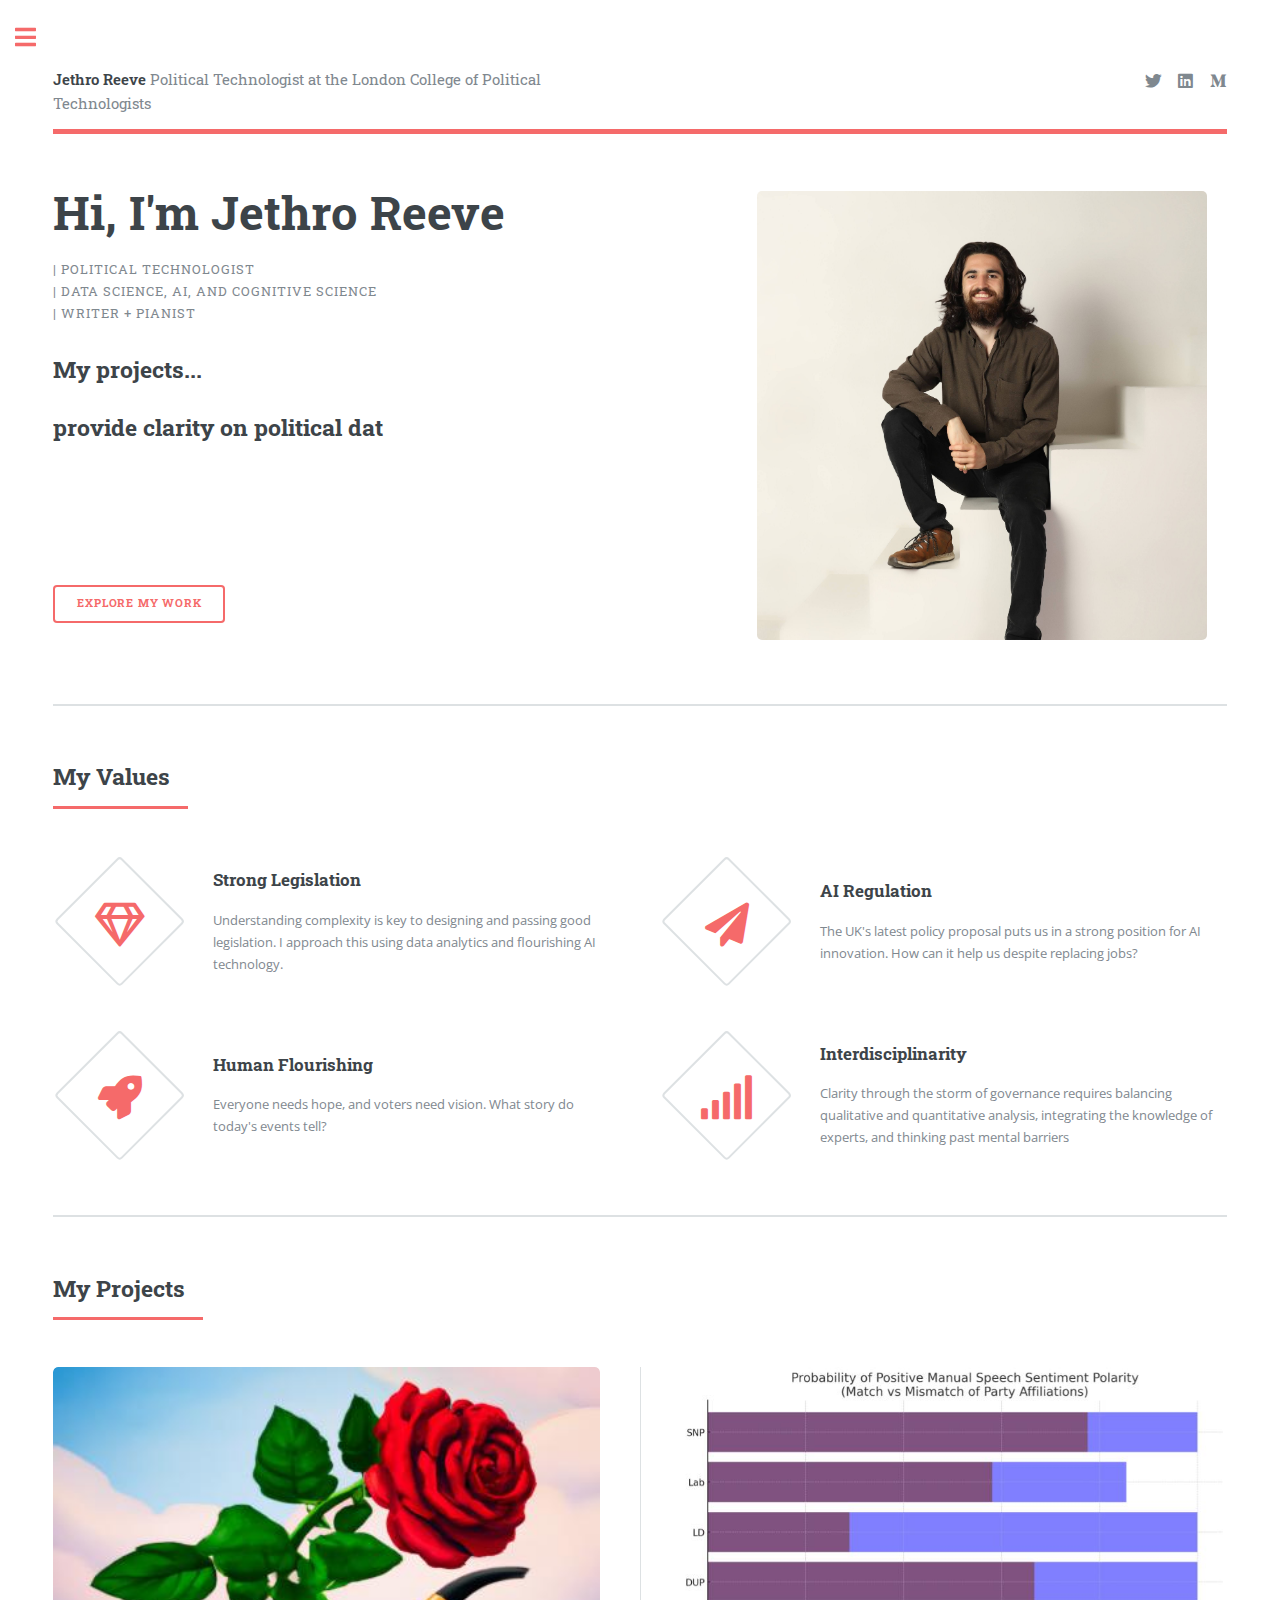
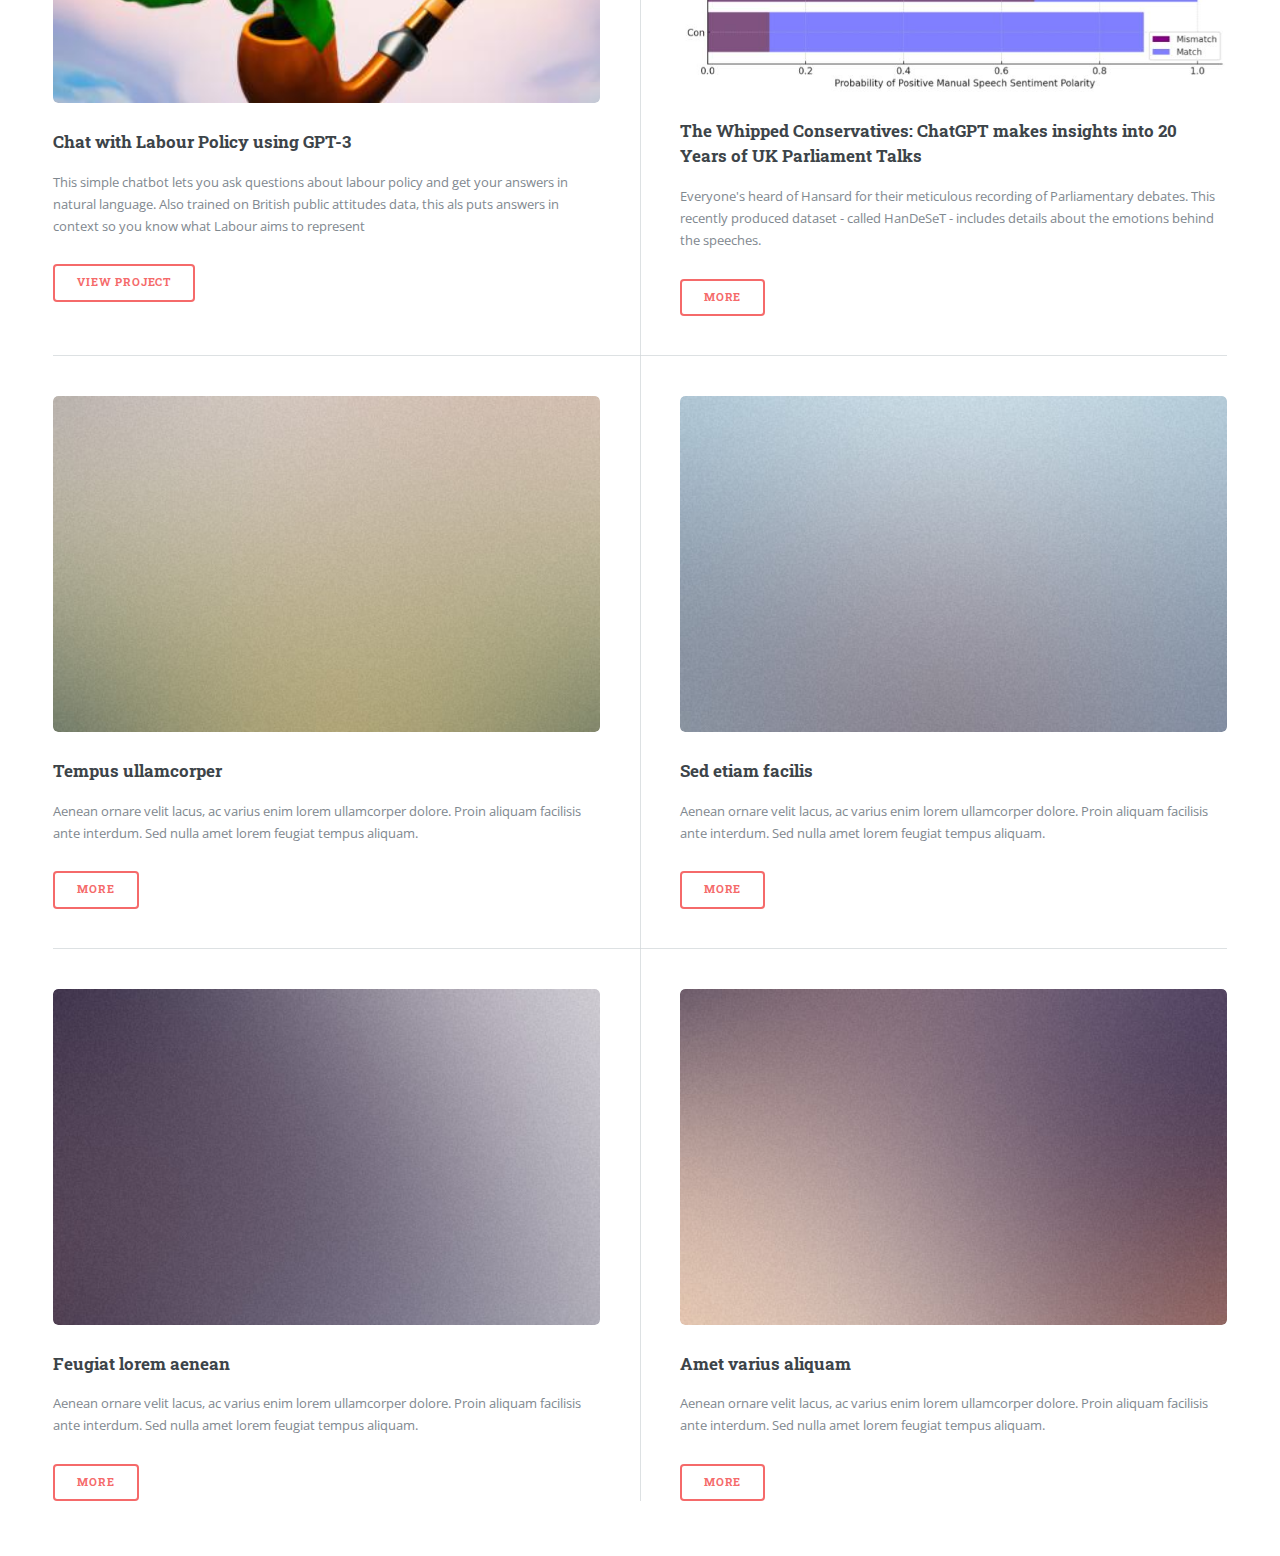
<file: index.html>
<!DOCTYPE HTML>
<!--
	Editorial by HTML5 UP
	html5up.net | @ajlkn
	Free for personal and commercial use under the CCA 3.0 license (html5up.net/license)
-->
<html>
	<head>
		<title>Jethro Reeve</title>
		<meta charset="utf-8" />
		<meta name="viewport" content="width=device-width, initial-scale=1, user-scalable=no" />
		<link rel="stylesheet" href="assets/css/main.css" />
	</head>
	<body class="is-preload">

		<!-- Wrapper -->
			<div id="wrapper">

				<!-- Main -->
					<div id="main">
						<div class="inner">

							<!-- Header -->
								<header id="header">
									<a href="index.html" class="logo"><strong>Jethro Reeve</strong> Political Technologist at the London College of Political Technologists</a>
									<ul class="icons">
										<li><a href="https://twitter.com/JethroJethroR" class="icon brands fa-twitter"><span class="label">Twitter</span></a></li>
										<li><a href="https://www.linkedin.com/in/jethroreeve/" class="icon brands fa-linkedin"><span class="label">Linkedin</span></a></li>
										<li><a href="#" class="icon brands fa-medium-m"><span class="label">Medium</span></a></li>
									</ul>
								</header>

							<!-- Banner -->
								<section id="banner">
									<div class="content">
										<header>
											<h1>Hi, I'm Jethro Reeve<br />
											</h1>
											<p>| Political Technologist <br>| Data Science, AI, and Cognitive Science <br>| Writer + Pianist</p>
										</header>
										<div class="typing-container">
											<h2 class="typing">My projects... </h2>
											<h2 id="target1" class="typing"></h2>
											<h2 id="target2" class="typing"></h2>
											<h2 id="target3" class="typing"></h2>
										</div>
										<div class="button-container">
											<ul class="actions">
												<li><a href="#projects-section" class="button big">Explore my work</a></li>
											</ul>
										</div>
									</div>
									<span class="image left">
										<img src="images/me-simple.jpg" alt="" />
									</span>
								</section>

							<!-- Section -->
								<section>
									<header class="major">
										<h2>My Values</h2>
									</header>
									<div class="features">
										<article>
											<span class="icon fa-gem"></span>
											<div class="content">
												<h3>Strong Legislation</h3>
												<p>Understanding complexity is key to designing and passing good legislation. I approach this using data analytics and flourishing AI technology.</p>
											</div>
										</article>
										<article>
											<span class="icon solid fa-paper-plane"></span>
											<div class="content">
												<h3>AI Regulation</h3>
												<p>The UK's latest policy proposal puts us in a strong position for AI innovation. How can it help us despite replacing jobs?</p>
											</div>
										</article>
										<article>
											<span class="icon solid fa-rocket"></span>
											<div class="content">
												<h3>Human Flourishing</h3>
												<p>Everyone needs hope, and voters need vision. What story do today's events tell?</p>
											</div>
										</article>
										<article>
											<span class="icon solid fa-signal"></span>
											<div class="content">
												<h3>Interdisciplinarity</h3>
												<p>Clarity through the storm of governance requires balancing qualitative and quantitative analysis, integrating the knowledge of experts, and thinking past mental barriers</p>
											</div>
										</article>
									</div>
								</section>

							<!-- Section -->
								<section>
									<header class="major" id="projects-section">
										<h2>My Projects</h2>
									</header>
									<div class="posts">
										<article>
											<a href="https://labour-policy-07ce52d582d5.herokuapp.com/" class="image"><img src="images/rose_dalle2.jpg" alt="https://dalle2.tumblr.com/post/708702045333602304/rose-sprouting-out-of-smoking-pipe-oil-on" /></a>
											<h3>Chat with Labour Policy using GPT-3</h3>
											<p>This simple chatbot lets you ask questions about labour policy and get your answers in natural language. Also trained on British public attitudes data, this als puts answers in context so you know what Labour aims to represent</p>
											<ul class="actions">
												<li><a href="https://labour-policy-07ce52d582d5.herokuapp.com/" class="button">View project</a></li>
											</ul>
										</article>
										<article>
											<a href="semantic_hansard.html" class="image"><img src="images/3_rebellion_proportion_2.jpg" alt="" /></a>
											<h3>The Whipped Conservatives: ChatGPT makes insights into 20 Years of UK Parliament Talks</h3>
											<p>Everyone's heard of Hansard for their meticulous recording of Parliamentary debates. This recently produced dataset - called HanDeSeT - includes details about the emotions behind the speeches.</p>
											<ul class="actions">
												<li><a href="semantic_hansard.html" class="button">More</a></li>
											</ul>
										</article>
										<article>
											<a href="employment_data.html" class="image"><img src="images/pic03.jpg" alt="" /></a>
											<h3>Tempus ullamcorper</h3>
											<p>Aenean ornare velit lacus, ac varius enim lorem ullamcorper dolore. Proin aliquam facilisis ante interdum. Sed nulla amet lorem feugiat tempus aliquam.</p>
											<ul class="actions">
												<li><a href="employment_data.html" class="button">More</a></li>
											</ul>
										</article>
										<article>
											<a href="#" class="image"><img src="images/pic04.jpg" alt="" /></a>
											<h3>Sed etiam facilis</h3>
											<p>Aenean ornare velit lacus, ac varius enim lorem ullamcorper dolore. Proin aliquam facilisis ante interdum. Sed nulla amet lorem feugiat tempus aliquam.</p>
											<ul class="actions">
												<li><a href="#" class="button">More</a></li>
											</ul>
										</article>
										<article>
											<a href="#" class="image"><img src="images/pic05.jpg" alt="" /></a>
											<h3>Feugiat lorem aenean</h3>
											<p>Aenean ornare velit lacus, ac varius enim lorem ullamcorper dolore. Proin aliquam facilisis ante interdum. Sed nulla amet lorem feugiat tempus aliquam.</p>
											<ul class="actions">
												<li><a href="#" class="button">More</a></li>
											</ul>
										</article>
										<article>
											<a href="#" class="image"><img src="images/pic06.jpg" alt="" /></a>
											<h3>Amet varius aliquam</h3>
											<p>Aenean ornare velit lacus, ac varius enim lorem ullamcorper dolore. Proin aliquam facilisis ante interdum. Sed nulla amet lorem feugiat tempus aliquam.</p>
											<ul class="actions">
												<li><a href="#" class="button">More</a></li>
											</ul>
										</article>
									</div>
								</section>

						</div>
					</div>

				<!-- Sidebar -->
					<div id="sidebar">
						<div class="inner">

							<!-- Search -->
								<section id="search" class="alt">
									<form method="post" action="#">
										<input type="text" name="query" id="query" placeholder="Search" />
									</form>
								</section>

							<!-- Menu -->
								<nav id="menu">
									<header class="major">
										<h2>Menu</h2>
									</header>
									<ul>
										<li><a href="index.html">Homepage</a></li>
										<li><a href="generic.html">Generic</a></li>
										<li><a href="elements.html">Elements</a></li>
										<li>
											<span class="opener">Projects</span>
											<ul>
												<li><a href="generic.html">Project 1</a></li>
												<li><a href="generic.html">Project 2</a></li>
												<li><a href="generic.html">Project 3</a></li>
												<li><a href="generic.html">Project 4</a></li>
											</ul>
										</li>
										<li><a href="#">Etiam Dolore</a></li>
										<li><a href="#">Adipiscing</a></li>
										<li>
											<span class="opener">Another Submenu</span>
											<ul>
												<li><a href="#">Lorem Dolor</a></li>
												<li><a href="#">Ipsum Adipiscing</a></li>
												<li><a href="#">Tempus Magna</a></li>
												<li><a href="#">Feugiat Veroeros</a></li>
											</ul>
										</li>
										<li><a href="#">Maximus Erat</a></li>
										<li><a href="#">Sapien Mauris</a></li>
										<li><a href="#">Amet Lacinia</a></li>
									</ul>
								</nav>

							<!-- Section -->
								<section>
									<header class="major">
										<h2>Ante interdum</h2>
									</header>
									<div class="mini-posts">
										<article>
											<a href="#" class="image"><img src="images/pic07.jpg" alt="" /></a>
											<p>Aenean ornare velit lacus, ac varius enim lorem ullamcorper dolore aliquam.</p>
										</article>
										<article>
											<a href="#" class="image"><img src="images/pic08.jpg" alt="" /></a>
											<p>Aenean ornare velit lacus, ac varius enim lorem ullamcorper dolore aliquam.</p>
										</article>
										<article>
											<a href="#" class="image"><img src="images/pic09.jpg" alt="" /></a>
											<p>Aenean ornare velit lacus, ac varius enim lorem ullamcorper dolore aliquam.</p>
										</article>
									</div>
									<ul class="actions">
										<li><a href="#" class="button">More</a></li>
									</ul>
								</section>

							<!-- Section -->
								<section>
									<header class="major">
										<h2>Get in touch</h2>
									</header>
									<p>Sed varius enim lorem ullamcorper dolore aliquam aenean ornare velit lacus, ac varius enim lorem ullamcorper dolore. Proin sed aliquam facilisis ante interdum. Sed nulla amet lorem feugiat tempus aliquam.</p>
									<ul class="contact">
										<li class="icon solid fa-envelope"><a href="#">information@untitled.tld</a></li>
										<li class="icon solid fa-phone">(000) 000-0000</li>
										<li class="icon solid fa-home">1234 Somewhere Road #8254<br />
										Nashville, TN 00000-0000</li>
									</ul>
								</section>

							<!-- Footer -->
								<footer id="footer">
									<p class="copyright">&copy; Untitled. All rights reserved. Demo Images: <a href="https://unsplash.com">Unsplash</a>. Design: <a href="https://html5up.net">HTML5 UP</a>.</p>
								</footer>

						</div>
					</div>

			</div>

		<!-- Scripts -->
			<script src="assets/js/jquery.min.js"></script>
			<script src="assets/js/browser.min.js"></script>
			<script src="assets/js/breakpoints.min.js"></script>
			<script src="assets/js/util.js"></script>
			<script src="assets/js/main.js"></script>

	</body>
</html>
</file>
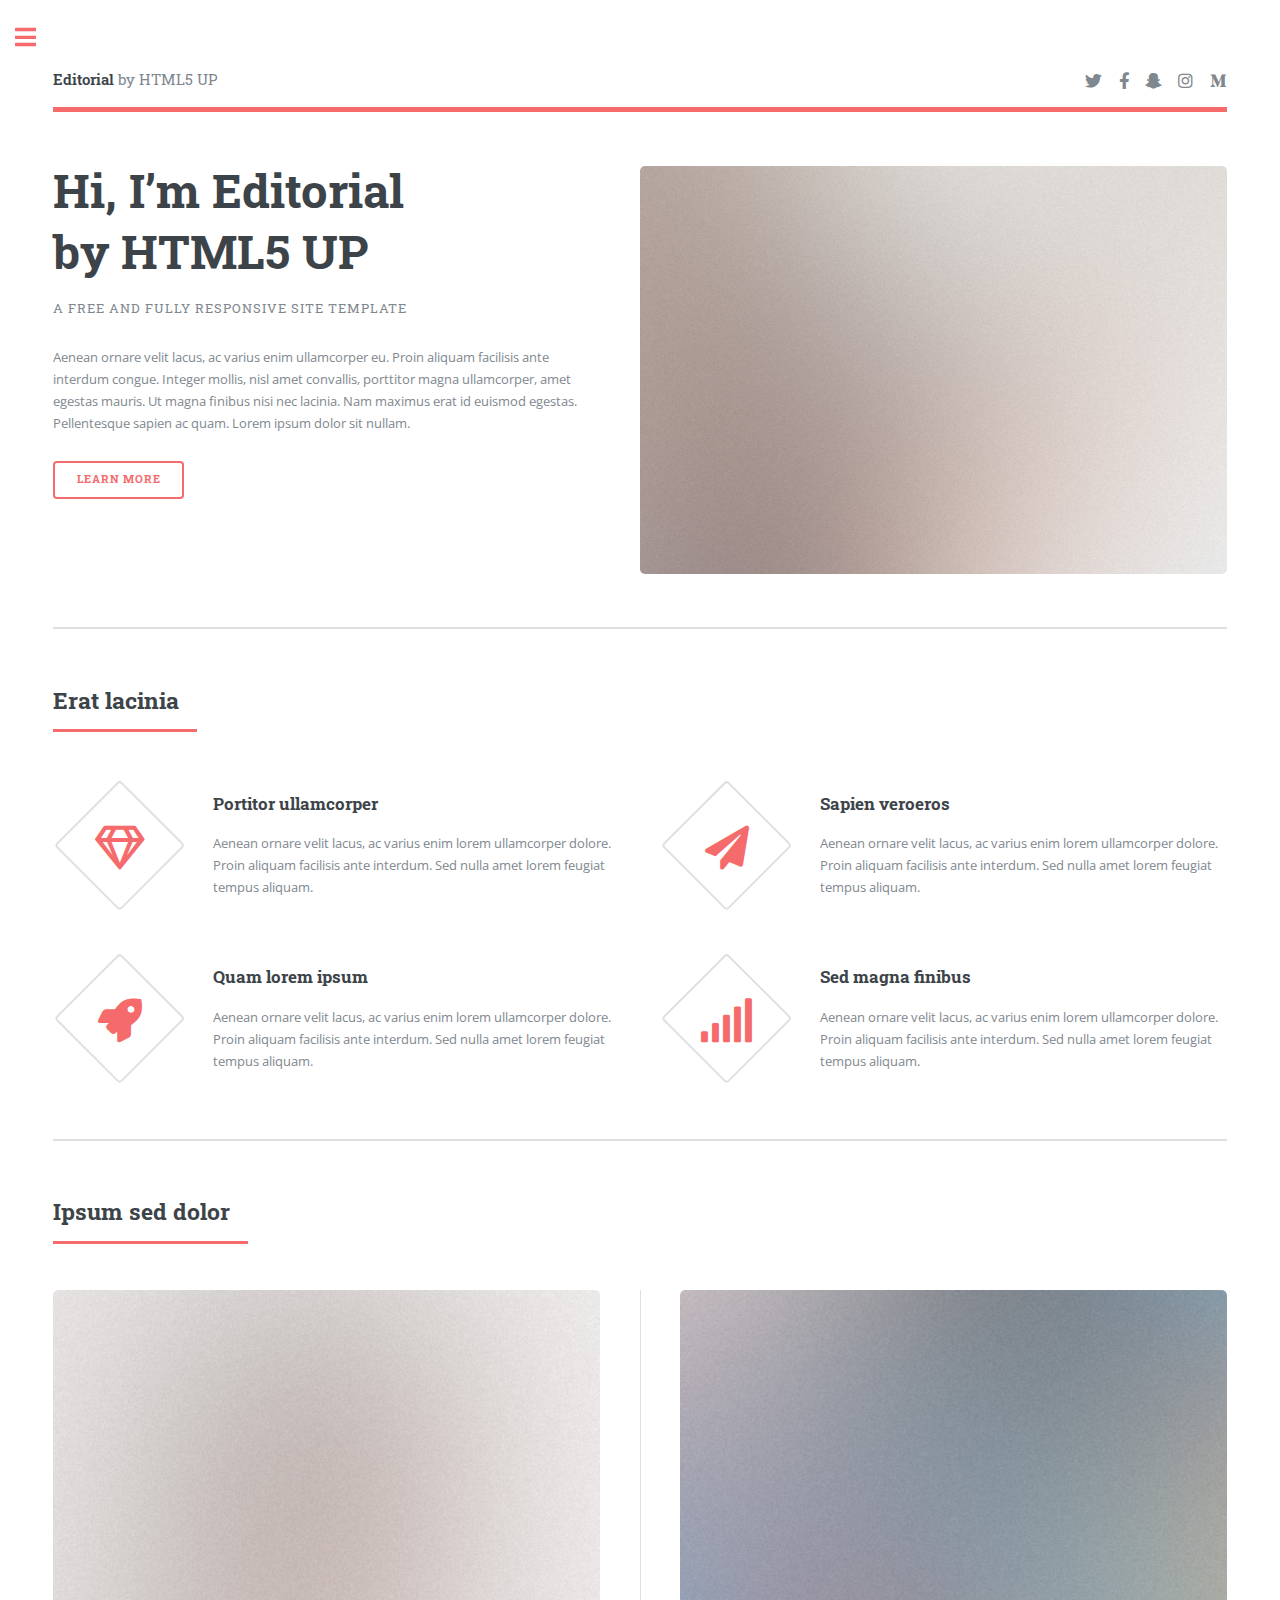
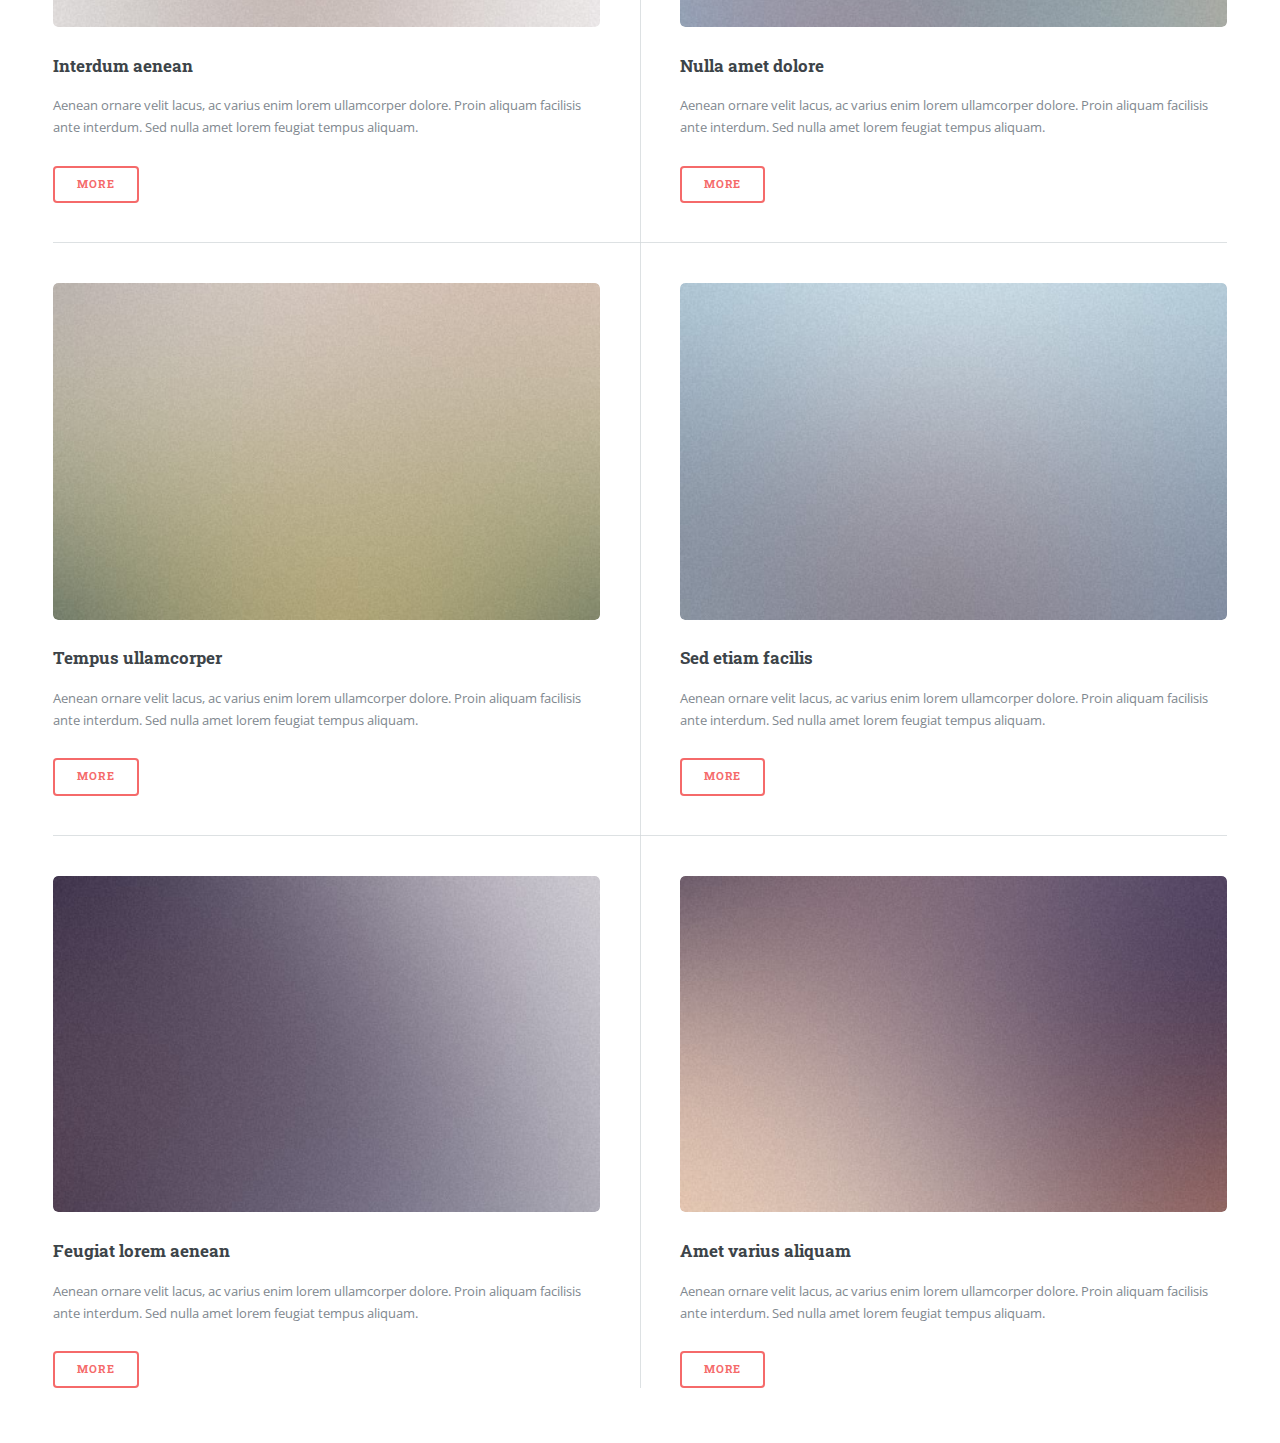
<file: Unedited_Template/index.html>
<!DOCTYPE HTML>
<!--
	Editorial by HTML5 UP
	html5up.net | @ajlkn
	Free for personal and commercial use under the CCA 3.0 license (html5up.net/license)
-->
<html>
	<head>
		<title>Editorial by HTML5 UP</title>
		<meta charset="utf-8" />
		<meta name="viewport" content="width=device-width, initial-scale=1, user-scalable=no" />
		<link rel="stylesheet" href="assets/css/main.css" />
	</head>
	<body class="is-preload">

		<!-- Wrapper -->
			<div id="wrapper">

				<!-- Main -->
					<div id="main">
						<div class="inner">

							<!-- Header -->
								<header id="header">
									<a href="index.html" class="logo"><strong>Editorial</strong> by HTML5 UP</a>
									<ul class="icons">
										<li><a href="#" class="icon brands fa-twitter"><span class="label">Twitter</span></a></li>
										<li><a href="#" class="icon brands fa-facebook-f"><span class="label">Facebook</span></a></li>
										<li><a href="#" class="icon brands fa-snapchat-ghost"><span class="label">Snapchat</span></a></li>
										<li><a href="#" class="icon brands fa-instagram"><span class="label">Instagram</span></a></li>
										<li><a href="#" class="icon brands fa-medium-m"><span class="label">Medium</span></a></li>
									</ul>
								</header>

							<!-- Banner -->
								<section id="banner">
									<div class="content">
										<header>
											<h1>Hi, I’m Editorial<br />
											by HTML5 UP</h1>
											<p>A free and fully responsive site template</p>
										</header>
										<p>Aenean ornare velit lacus, ac varius enim ullamcorper eu. Proin aliquam facilisis ante interdum congue. Integer mollis, nisl amet convallis, porttitor magna ullamcorper, amet egestas mauris. Ut magna finibus nisi nec lacinia. Nam maximus erat id euismod egestas. Pellentesque sapien ac quam. Lorem ipsum dolor sit nullam.</p>
										<ul class="actions">
											<li><a href="#" class="button big">Learn More</a></li>
										</ul>
									</div>
									<span class="image object">
										<img src="images/pic10.jpg" alt="" />
									</span>
								</section>

							<!-- Section -->
								<section>
									<header class="major">
										<h2>Erat lacinia</h2>
									</header>
									<div class="features">
										<article>
											<span class="icon fa-gem"></span>
											<div class="content">
												<h3>Portitor ullamcorper</h3>
												<p>Aenean ornare velit lacus, ac varius enim lorem ullamcorper dolore. Proin aliquam facilisis ante interdum. Sed nulla amet lorem feugiat tempus aliquam.</p>
											</div>
										</article>
										<article>
											<span class="icon solid fa-paper-plane"></span>
											<div class="content">
												<h3>Sapien veroeros</h3>
												<p>Aenean ornare velit lacus, ac varius enim lorem ullamcorper dolore. Proin aliquam facilisis ante interdum. Sed nulla amet lorem feugiat tempus aliquam.</p>
											</div>
										</article>
										<article>
											<span class="icon solid fa-rocket"></span>
											<div class="content">
												<h3>Quam lorem ipsum</h3>
												<p>Aenean ornare velit lacus, ac varius enim lorem ullamcorper dolore. Proin aliquam facilisis ante interdum. Sed nulla amet lorem feugiat tempus aliquam.</p>
											</div>
										</article>
										<article>
											<span class="icon solid fa-signal"></span>
											<div class="content">
												<h3>Sed magna finibus</h3>
												<p>Aenean ornare velit lacus, ac varius enim lorem ullamcorper dolore. Proin aliquam facilisis ante interdum. Sed nulla amet lorem feugiat tempus aliquam.</p>
											</div>
										</article>
									</div>
								</section>

							<!-- Section -->
								<section>
									<header class="major">
										<h2>Ipsum sed dolor</h2>
									</header>
									<div class="posts">
										<article>
											<a href="#" class="image"><img src="images/pic01.jpg" alt="" /></a>
											<h3>Interdum aenean</h3>
											<p>Aenean ornare velit lacus, ac varius enim lorem ullamcorper dolore. Proin aliquam facilisis ante interdum. Sed nulla amet lorem feugiat tempus aliquam.</p>
											<ul class="actions">
												<li><a href="#" class="button">More</a></li>
											</ul>
										</article>
										<article>
											<a href="#" class="image"><img src="images/pic02.jpg" alt="" /></a>
											<h3>Nulla amet dolore</h3>
											<p>Aenean ornare velit lacus, ac varius enim lorem ullamcorper dolore. Proin aliquam facilisis ante interdum. Sed nulla amet lorem feugiat tempus aliquam.</p>
											<ul class="actions">
												<li><a href="#" class="button">More</a></li>
											</ul>
										</article>
										<article>
											<a href="#" class="image"><img src="images/pic03.jpg" alt="" /></a>
											<h3>Tempus ullamcorper</h3>
											<p>Aenean ornare velit lacus, ac varius enim lorem ullamcorper dolore. Proin aliquam facilisis ante interdum. Sed nulla amet lorem feugiat tempus aliquam.</p>
											<ul class="actions">
												<li><a href="#" class="button">More</a></li>
											</ul>
										</article>
										<article>
											<a href="#" class="image"><img src="images/pic04.jpg" alt="" /></a>
											<h3>Sed etiam facilis</h3>
											<p>Aenean ornare velit lacus, ac varius enim lorem ullamcorper dolore. Proin aliquam facilisis ante interdum. Sed nulla amet lorem feugiat tempus aliquam.</p>
											<ul class="actions">
												<li><a href="#" class="button">More</a></li>
											</ul>
										</article>
										<article>
											<a href="#" class="image"><img src="images/pic05.jpg" alt="" /></a>
											<h3>Feugiat lorem aenean</h3>
											<p>Aenean ornare velit lacus, ac varius enim lorem ullamcorper dolore. Proin aliquam facilisis ante interdum. Sed nulla amet lorem feugiat tempus aliquam.</p>
											<ul class="actions">
												<li><a href="#" class="button">More</a></li>
											</ul>
										</article>
										<article>
											<a href="#" class="image"><img src="images/pic06.jpg" alt="" /></a>
											<h3>Amet varius aliquam</h3>
											<p>Aenean ornare velit lacus, ac varius enim lorem ullamcorper dolore. Proin aliquam facilisis ante interdum. Sed nulla amet lorem feugiat tempus aliquam.</p>
											<ul class="actions">
												<li><a href="#" class="button">More</a></li>
											</ul>
										</article>
									</div>
								</section>

						</div>
					</div>

				<!-- Sidebar -->
					<div id="sidebar">
						<div class="inner">

							<!-- Search -->
								<section id="search" class="alt">
									<form method="post" action="#">
										<input type="text" name="query" id="query" placeholder="Search" />
									</form>
								</section>

							<!-- Menu -->
								<nav id="menu">
									<header class="major">
										<h2>Menu</h2>
									</header>
									<ul>
										<li><a href="index.html">Homepage</a></li>
										<li><a href="generic.html">Generic</a></li>
										<li><a href="elements.html">Elements</a></li>
										<li>
											<span class="opener">Submenu</span>
											<ul>
												<li><a href="#">Lorem Dolor</a></li>
												<li><a href="#">Ipsum Adipiscing</a></li>
												<li><a href="#">Tempus Magna</a></li>
												<li><a href="#">Feugiat Veroeros</a></li>
											</ul>
										</li>
										<li><a href="#">Etiam Dolore</a></li>
										<li><a href="#">Adipiscing</a></li>
										<li>
											<span class="opener">Another Submenu</span>
											<ul>
												<li><a href="#">Lorem Dolor</a></li>
												<li><a href="#">Ipsum Adipiscing</a></li>
												<li><a href="#">Tempus Magna</a></li>
												<li><a href="#">Feugiat Veroeros</a></li>
											</ul>
										</li>
										<li><a href="#">Maximus Erat</a></li>
										<li><a href="#">Sapien Mauris</a></li>
										<li><a href="#">Amet Lacinia</a></li>
									</ul>
								</nav>

							<!-- Section -->
								<section>
									<header class="major">
										<h2>Ante interdum</h2>
									</header>
									<div class="mini-posts">
										<article>
											<a href="#" class="image"><img src="images/pic07.jpg" alt="" /></a>
											<p>Aenean ornare velit lacus, ac varius enim lorem ullamcorper dolore aliquam.</p>
										</article>
										<article>
											<a href="#" class="image"><img src="images/pic08.jpg" alt="" /></a>
											<p>Aenean ornare velit lacus, ac varius enim lorem ullamcorper dolore aliquam.</p>
										</article>
										<article>
											<a href="#" class="image"><img src="images/pic09.jpg" alt="" /></a>
											<p>Aenean ornare velit lacus, ac varius enim lorem ullamcorper dolore aliquam.</p>
										</article>
									</div>
									<ul class="actions">
										<li><a href="#" class="button">More</a></li>
									</ul>
								</section>

							<!-- Section -->
								<section>
									<header class="major">
										<h2>Get in touch</h2>
									</header>
									<p>Sed varius enim lorem ullamcorper dolore aliquam aenean ornare velit lacus, ac varius enim lorem ullamcorper dolore. Proin sed aliquam facilisis ante interdum. Sed nulla amet lorem feugiat tempus aliquam.</p>
									<ul class="contact">
										<li class="icon solid fa-envelope"><a href="#">information@untitled.tld</a></li>
										<li class="icon solid fa-phone">(000) 000-0000</li>
										<li class="icon solid fa-home">1234 Somewhere Road #8254<br />
										Nashville, TN 00000-0000</li>
									</ul>
								</section>

							<!-- Footer -->
								<footer id="footer">
									<p class="copyright">&copy; Untitled. All rights reserved. Demo Images: <a href="https://unsplash.com">Unsplash</a>. Design: <a href="https://html5up.net">HTML5 UP</a>.</p>
								</footer>

						</div>
					</div>

			</div>

		<!-- Scripts -->
			<script src="assets/js/jquery.min.js"></script>
			<script src="assets/js/browser.min.js"></script>
			<script src="assets/js/breakpoints.min.js"></script>
			<script src="assets/js/util.js"></script>
			<script src="assets/js/main.js"></script>

	</body>
</html>
</file>
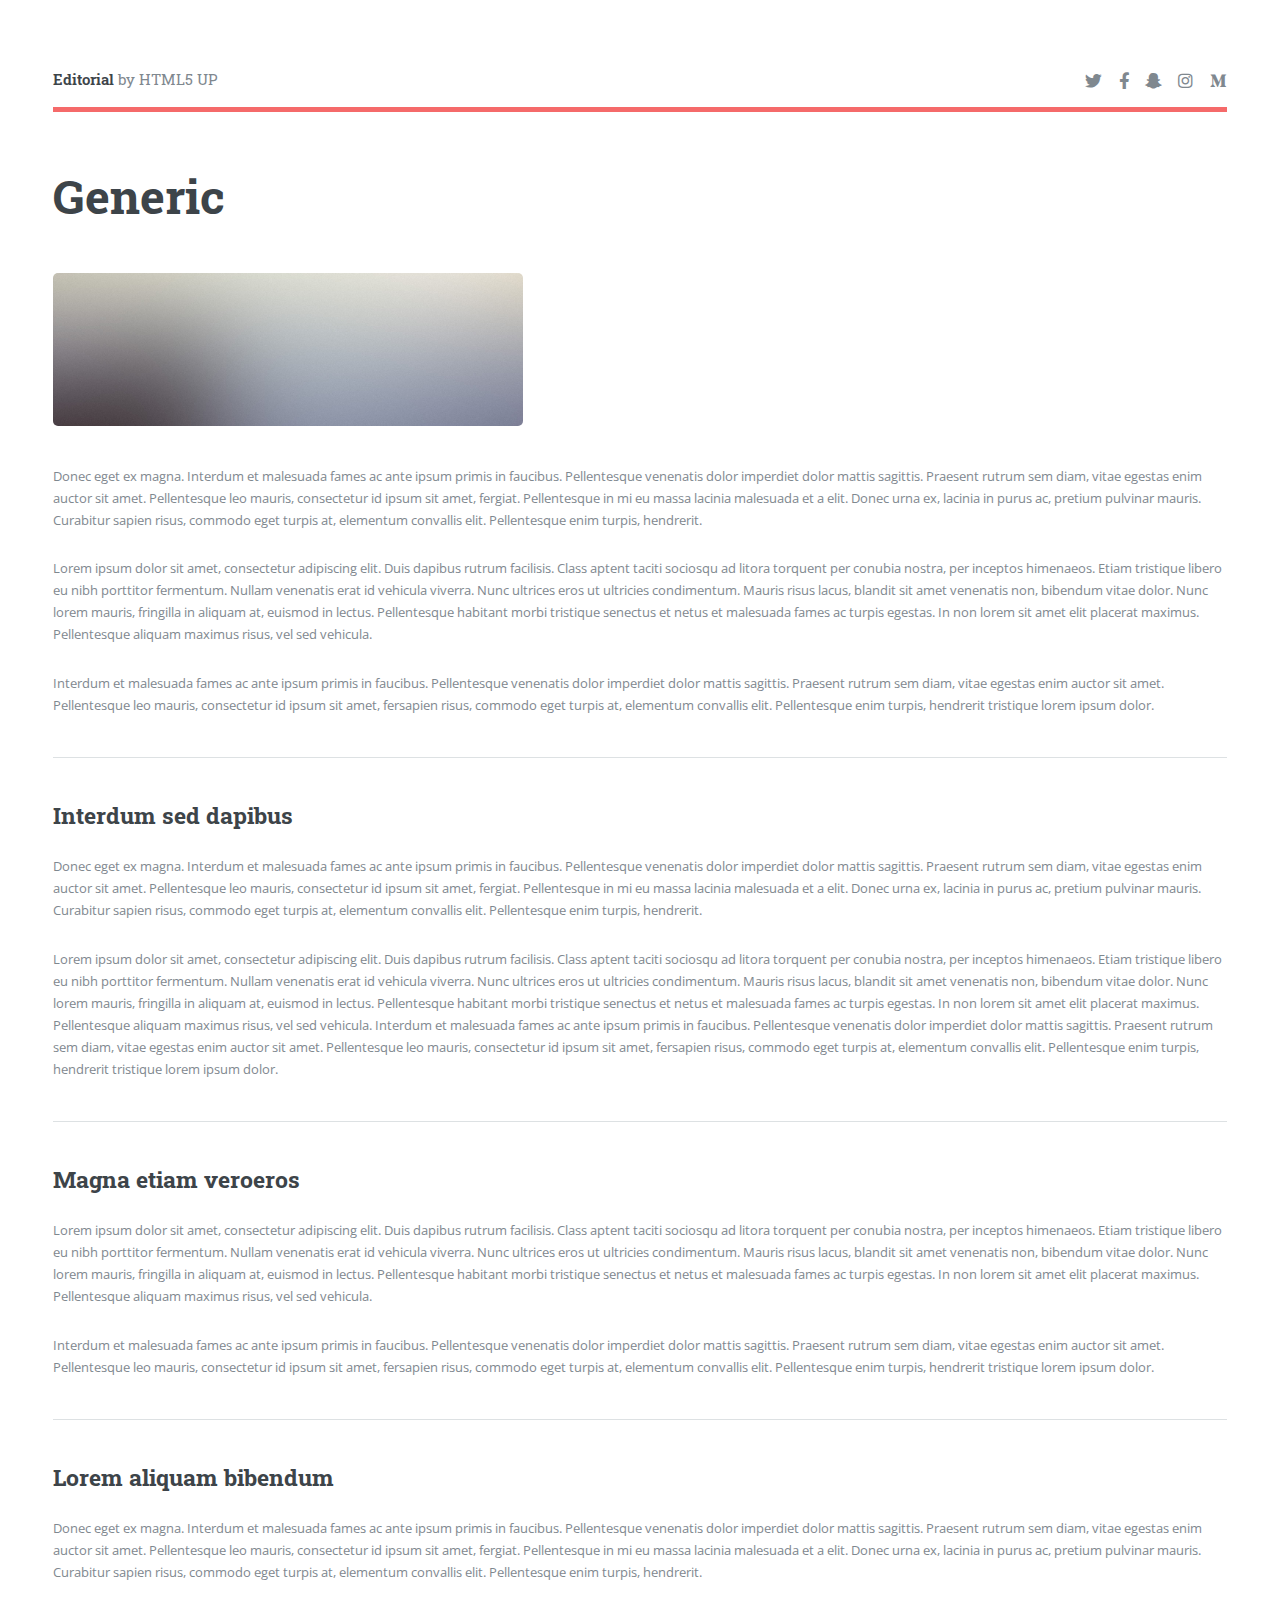
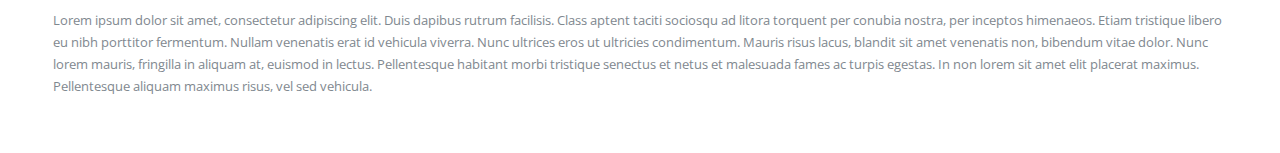
<file: chat_post.html>
<!DOCTYPE HTML>
<!--
	Editorial by HTML5 UP
	html5up.net | @ajlkn
	Free for personal and commercial use under the CCA 3.0 license (html5up.net/license)
-->
<html>
	<head>
		<title>Generic - Editorial by HTML5 UP</title>
		<meta charset="utf-8" />
		<meta name="viewport" content="width=device-width, initial-scale=1, user-scalable=no" />
		<link rel="stylesheet" href="assets/css/main.css" />
	</head>
	<body class="is-preload">

		<!-- Wrapper -->
			<div id="wrapper">

				<!-- Main -->
					<div id="main">
						<div class="inner">

							<!-- Header -->
								<header id="header">
									<a href="index.html" class="logo"><strong>Editorial</strong> by HTML5 UP</a>
									<ul class="icons">
										<li><a href="#" class="icon brands fa-twitter"><span class="label">Twitter</span></a></li>
										<li><a href="#" class="icon brands fa-facebook-f"><span class="label">Facebook</span></a></li>
										<li><a href="#" class="icon brands fa-snapchat-ghost"><span class="label">Snapchat</span></a></li>
										<li><a href="#" class="icon brands fa-instagram"><span class="label">Instagram</span></a></li>
										<li><a href="#" class="icon brands fa-medium-m"><span class="label">Medium</span></a></li>
									</ul>
								</header>

							<!-- Content -->
								<section>
									<header class="main">
										<h1>Generic</h1>
									</header>

									<span class="image main"><img src="images/pic11.jpg" alt="" /></span>

									<p>Donec eget ex magna. Interdum et malesuada fames ac ante ipsum primis in faucibus. Pellentesque venenatis dolor imperdiet dolor mattis sagittis. Praesent rutrum sem diam, vitae egestas enim auctor sit amet. Pellentesque leo mauris, consectetur id ipsum sit amet, fergiat. Pellentesque in mi eu massa lacinia malesuada et a elit. Donec urna ex, lacinia in purus ac, pretium pulvinar mauris. Curabitur sapien risus, commodo eget turpis at, elementum convallis elit. Pellentesque enim turpis, hendrerit.</p>
									<p>Lorem ipsum dolor sit amet, consectetur adipiscing elit. Duis dapibus rutrum facilisis. Class aptent taciti sociosqu ad litora torquent per conubia nostra, per inceptos himenaeos. Etiam tristique libero eu nibh porttitor fermentum. Nullam venenatis erat id vehicula viverra. Nunc ultrices eros ut ultricies condimentum. Mauris risus lacus, blandit sit amet venenatis non, bibendum vitae dolor. Nunc lorem mauris, fringilla in aliquam at, euismod in lectus. Pellentesque habitant morbi tristique senectus et netus et malesuada fames ac turpis egestas. In non lorem sit amet elit placerat maximus. Pellentesque aliquam maximus risus, vel sed vehicula.</p>
									<p>Interdum et malesuada fames ac ante ipsum primis in faucibus. Pellentesque venenatis dolor imperdiet dolor mattis sagittis. Praesent rutrum sem diam, vitae egestas enim auctor sit amet. Pellentesque leo mauris, consectetur id ipsum sit amet, fersapien risus, commodo eget turpis at, elementum convallis elit. Pellentesque enim turpis, hendrerit tristique lorem ipsum dolor.</p>

									<hr class="major" />

									<h2>Interdum sed dapibus</h2>
									<p>Donec eget ex magna. Interdum et malesuada fames ac ante ipsum primis in faucibus. Pellentesque venenatis dolor imperdiet dolor mattis sagittis. Praesent rutrum sem diam, vitae egestas enim auctor sit amet. Pellentesque leo mauris, consectetur id ipsum sit amet, fergiat. Pellentesque in mi eu massa lacinia malesuada et a elit. Donec urna ex, lacinia in purus ac, pretium pulvinar mauris. Curabitur sapien risus, commodo eget turpis at, elementum convallis elit. Pellentesque enim turpis, hendrerit.</p>
									<p>Lorem ipsum dolor sit amet, consectetur adipiscing elit. Duis dapibus rutrum facilisis. Class aptent taciti sociosqu ad litora torquent per conubia nostra, per inceptos himenaeos. Etiam tristique libero eu nibh porttitor fermentum. Nullam venenatis erat id vehicula viverra. Nunc ultrices eros ut ultricies condimentum. Mauris risus lacus, blandit sit amet venenatis non, bibendum vitae dolor. Nunc lorem mauris, fringilla in aliquam at, euismod in lectus. Pellentesque habitant morbi tristique senectus et netus et malesuada fames ac turpis egestas. In non lorem sit amet elit placerat maximus. Pellentesque aliquam maximus risus, vel sed vehicula. Interdum et malesuada fames ac ante ipsum primis in faucibus. Pellentesque venenatis dolor imperdiet dolor mattis sagittis. Praesent rutrum sem diam, vitae egestas enim auctor sit amet. Pellentesque leo mauris, consectetur id ipsum sit amet, fersapien risus, commodo eget turpis at, elementum convallis elit. Pellentesque enim turpis, hendrerit tristique lorem ipsum dolor.</p>

									<hr class="major" />

									<h2>Magna etiam veroeros</h2>
									<p>Lorem ipsum dolor sit amet, consectetur adipiscing elit. Duis dapibus rutrum facilisis. Class aptent taciti sociosqu ad litora torquent per conubia nostra, per inceptos himenaeos. Etiam tristique libero eu nibh porttitor fermentum. Nullam venenatis erat id vehicula viverra. Nunc ultrices eros ut ultricies condimentum. Mauris risus lacus, blandit sit amet venenatis non, bibendum vitae dolor. Nunc lorem mauris, fringilla in aliquam at, euismod in lectus. Pellentesque habitant morbi tristique senectus et netus et malesuada fames ac turpis egestas. In non lorem sit amet elit placerat maximus. Pellentesque aliquam maximus risus, vel sed vehicula.</p>
									<p>Interdum et malesuada fames ac ante ipsum primis in faucibus. Pellentesque venenatis dolor imperdiet dolor mattis sagittis. Praesent rutrum sem diam, vitae egestas enim auctor sit amet. Pellentesque leo mauris, consectetur id ipsum sit amet, fersapien risus, commodo eget turpis at, elementum convallis elit. Pellentesque enim turpis, hendrerit tristique lorem ipsum dolor.</p>

									<hr class="major" />

									<h2>Lorem aliquam bibendum</h2>
									<p>Donec eget ex magna. Interdum et malesuada fames ac ante ipsum primis in faucibus. Pellentesque venenatis dolor imperdiet dolor mattis sagittis. Praesent rutrum sem diam, vitae egestas enim auctor sit amet. Pellentesque leo mauris, consectetur id ipsum sit amet, fergiat. Pellentesque in mi eu massa lacinia malesuada et a elit. Donec urna ex, lacinia in purus ac, pretium pulvinar mauris. Curabitur sapien risus, commodo eget turpis at, elementum convallis elit. Pellentesque enim turpis, hendrerit.</p>
									<p>Lorem ipsum dolor sit amet, consectetur adipiscing elit. Duis dapibus rutrum facilisis. Class aptent taciti sociosqu ad litora torquent per conubia nostra, per inceptos himenaeos. Etiam tristique libero eu nibh porttitor fermentum. Nullam venenatis erat id vehicula viverra. Nunc ultrices eros ut ultricies condimentum. Mauris risus lacus, blandit sit amet venenatis non, bibendum vitae dolor. Nunc lorem mauris, fringilla in aliquam at, euismod in lectus. Pellentesque habitant morbi tristique senectus et netus et malesuada fames ac turpis egestas. In non lorem sit amet elit placerat maximus. Pellentesque aliquam maximus risus, vel sed vehicula.</p>

								</section>

						</div>
					</div>

				<!-- Sidebar -->
					<div id="sidebar">
						<div class="inner">

							<!-- Search -->
								<section id="search" class="alt">
									<form method="post" action="#">
										<input type="text" name="query" id="query" placeholder="Search" />
									</form>
								</section>

							<!-- Menu -->
								<nav id="menu">
									<header class="major">
										<h2>Menu</h2>
									</header>
									<ul>
										<li><a href="index.html">Homepage</a></li>
										<li><a href="generic.html">Generic</a></li>
										<li><a href="elements.html">Elements</a></li>
										<li>
											<span class="opener">Submenu</span>
											<ul>
												<li><a href="#">Lorem Dolor</a></li>
												<li><a href="#">Ipsum Adipiscing</a></li>
												<li><a href="#">Tempus Magna</a></li>
												<li><a href="#">Feugiat Veroeros</a></li>
											</ul>
										</li>
										<li><a href="#">Etiam Dolore</a></li>
										<li><a href="#">Adipiscing</a></li>
										<li>
											<span class="opener">Another Submenu</span>
											<ul>
												<li><a href="#">Lorem Dolor</a></li>
												<li><a href="#">Ipsum Adipiscing</a></li>
												<li><a href="#">Tempus Magna</a></li>
												<li><a href="#">Feugiat Veroeros</a></li>
											</ul>
										</li>
										<li><a href="#">Maximus Erat</a></li>
										<li><a href="#">Sapien Mauris</a></li>
										<li><a href="#">Amet Lacinia</a></li>
									</ul>
								</nav>

							<!-- Section -->
								<section>
									<header class="major">
										<h2>Ante interdum</h2>
									</header>
									<div class="mini-posts">
										<article>
											<a href="#" class="image"><img src="images/pic07.jpg" alt="" /></a>
											<p>Aenean ornare velit lacus, ac varius enim lorem ullamcorper dolore aliquam.</p>
										</article>
										<article>
											<a href="#" class="image"><img src="images/pic08.jpg" alt="" /></a>
											<p>Aenean ornare velit lacus, ac varius enim lorem ullamcorper dolore aliquam.</p>
										</article>
										<article>
											<a href="#" class="image"><img src="images/pic09.jpg" alt="" /></a>
											<p>Aenean ornare velit lacus, ac varius enim lorem ullamcorper dolore aliquam.</p>
										</article>
									</div>
									<ul class="actions">
										<li><a href="#" class="button">More</a></li>
									</ul>
								</section>

							<!-- Section -->
								<section>
									<header class="major">
										<h2>Get in touch</h2>
									</header>
									<p>Sed varius enim lorem ullamcorper dolore aliquam aenean ornare velit lacus, ac varius enim lorem ullamcorper dolore. Proin sed aliquam facilisis ante interdum. Sed nulla amet lorem feugiat tempus aliquam.</p>
									<ul class="contact">
										<li class="icon solid fa-envelope"><a href="#">information@untitled.tld</a></li>
										<li class="icon solid fa-phone">(000) 000-0000</li>
										<li class="icon solid fa-home">1234 Somewhere Road #8254<br />
										Nashville, TN 00000-0000</li>
									</ul>
								</section>

							<!-- Footer -->
								<footer id="footer">
									<p class="copyright">&copy; Untitled. All rights reserved. Demo Images: <a href="https://unsplash.com">Unsplash</a>. Design: <a href="https://html5up.net">HTML5 UP</a>.</p>
								</footer>

						</div>
					</div>

			</div>

		<!-- Scripts -->
			<script src="assets/js/jquery.min.js"></script>
			<script src="assets/js/browser.min.js"></script>
			<script src="assets/js/breakpoints.min.js"></script>
			<script src="assets/js/util.js"></script>
			<script src="assets/js/main.js"></script>

	</body>
</html>
</file>
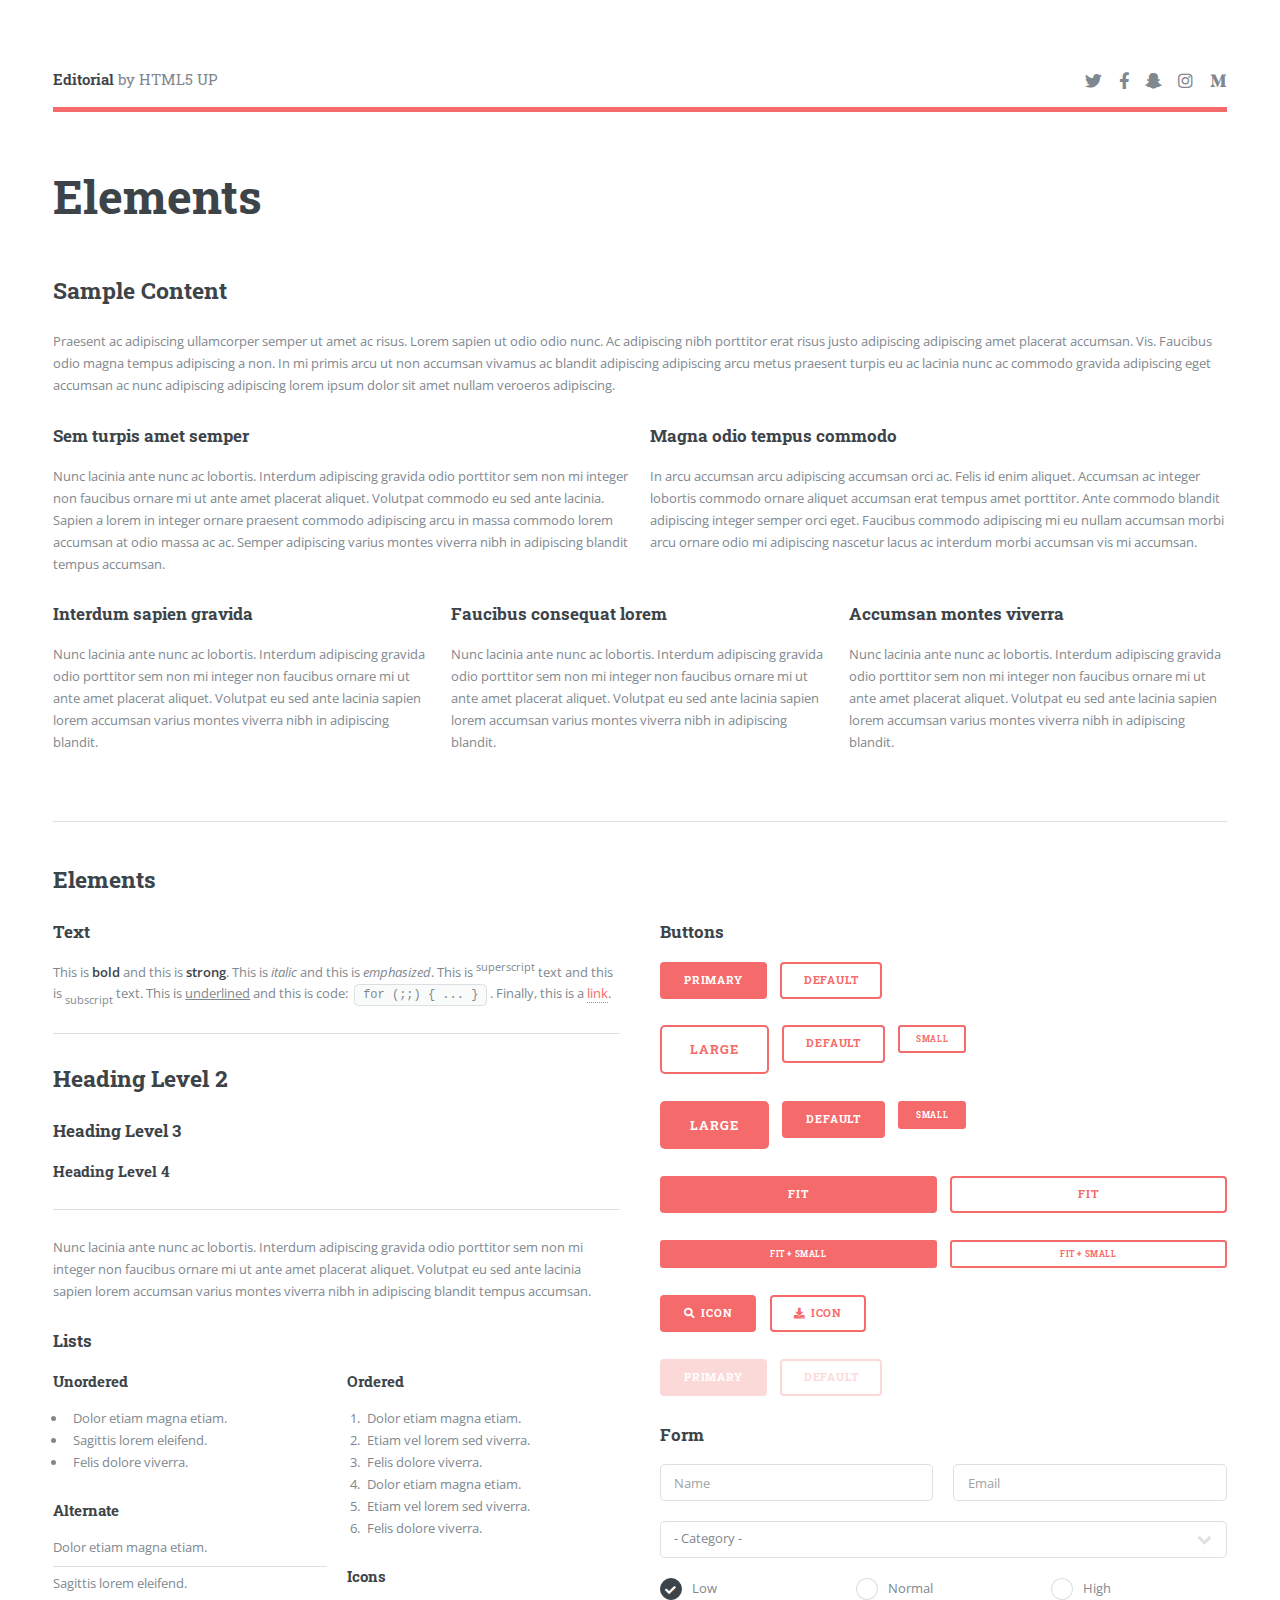
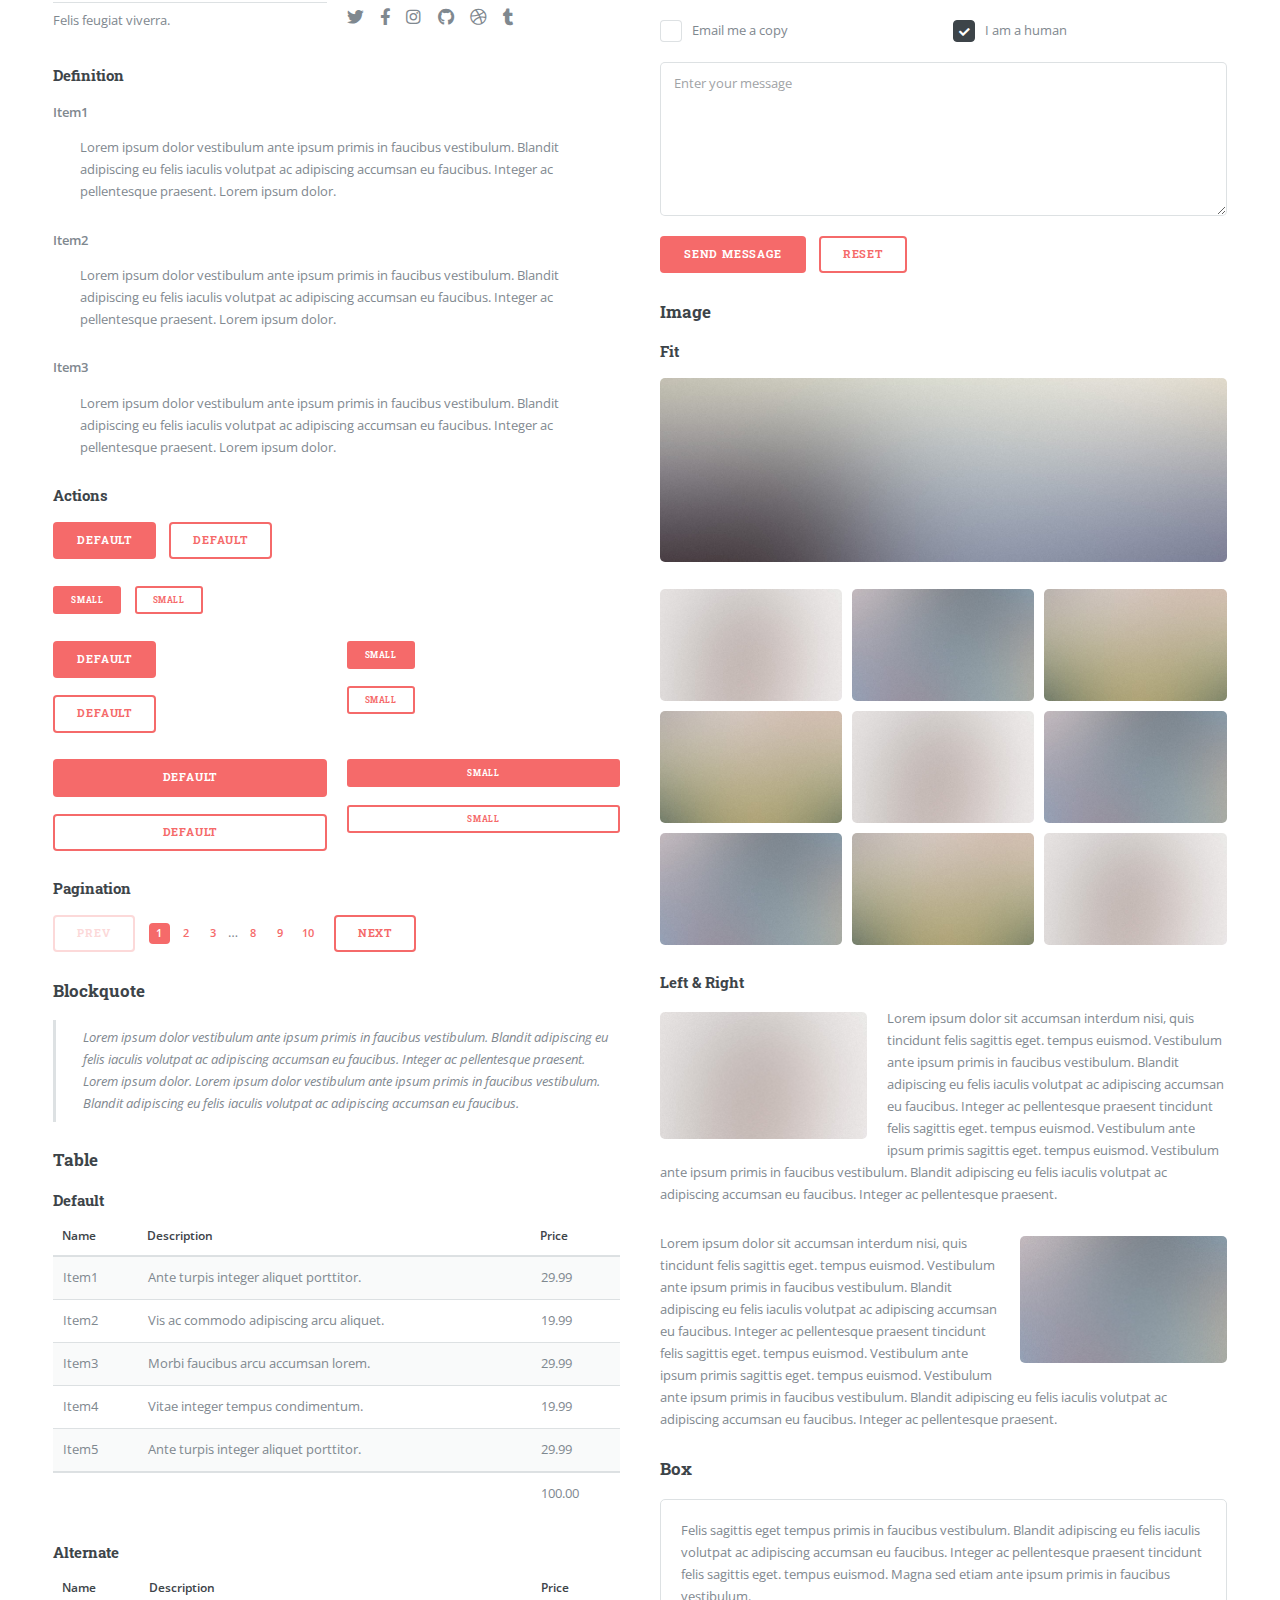
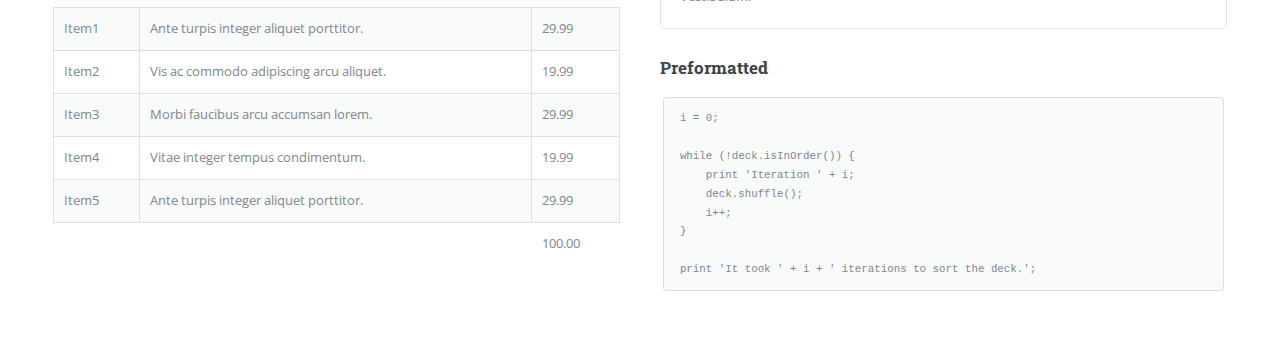
<file: elements.html>
<!DOCTYPE HTML>
<!--
	Editorial by HTML5 UP
	html5up.net | @ajlkn
	Free for personal and commercial use under the CCA 3.0 license (html5up.net/license)
-->
<html>
	<head>
		<title>Elements - Editorial by HTML5 UP</title>
		<meta charset="utf-8" />
		<meta name="viewport" content="width=device-width, initial-scale=1, user-scalable=no" />
		<link rel="stylesheet" href="assets/css/main.css" />
	</head>
	<body class="is-preload">

		<!-- Wrapper -->
			<div id="wrapper">

				<!-- Main -->
					<div id="main">
						<div class="inner">

							<!-- Header -->
								<header id="header">
									<a href="index.html" class="logo"><strong>Editorial</strong> by HTML5 UP</a>
									<ul class="icons">
										<li><a href="#" class="icon brands fa-twitter"><span class="label">Twitter</span></a></li>
										<li><a href="#" class="icon brands fa-facebook-f"><span class="label">Facebook</span></a></li>
										<li><a href="#" class="icon brands fa-snapchat-ghost"><span class="label">Snapchat</span></a></li>
										<li><a href="#" class="icon brands fa-instagram"><span class="label">Instagram</span></a></li>
										<li><a href="#" class="icon brands fa-medium-m"><span class="label">Medium</span></a></li>
									</ul>
								</header>

							<!-- Content -->
								<section>
									<header class="main">
										<h1>Elements</h1>
									</header>

									<!-- Content -->
										<h2 id="content">Sample Content</h2>
										<p>Praesent ac adipiscing ullamcorper semper ut amet ac risus. Lorem sapien ut odio odio nunc. Ac adipiscing nibh porttitor erat risus justo adipiscing adipiscing amet placerat accumsan. Vis. Faucibus odio magna tempus adipiscing a non. In mi primis arcu ut non accumsan vivamus ac blandit adipiscing adipiscing arcu metus praesent turpis eu ac lacinia nunc ac commodo gravida adipiscing eget accumsan ac nunc adipiscing adipiscing lorem ipsum dolor sit amet nullam veroeros adipiscing.</p>
										<div class="row">
											<div class="col-6 col-12-small">
												<h3>Sem turpis amet semper</h3>
												<p>Nunc lacinia ante nunc ac lobortis. Interdum adipiscing gravida odio porttitor sem non mi integer non faucibus ornare mi ut ante amet placerat aliquet. Volutpat commodo eu sed ante lacinia. Sapien a lorem in integer ornare praesent commodo adipiscing arcu in massa commodo lorem accumsan at odio massa ac ac. Semper adipiscing varius montes viverra nibh in adipiscing blandit tempus accumsan.</p>
											</div>
											<div class="col-6 col-12-small">
												<h3>Magna odio tempus commodo</h3>
												<p>In arcu accumsan arcu adipiscing accumsan orci ac. Felis id enim aliquet. Accumsan ac integer lobortis commodo ornare aliquet accumsan erat tempus amet porttitor. Ante commodo blandit adipiscing integer semper orci eget. Faucibus commodo adipiscing mi eu nullam accumsan morbi arcu ornare odio mi adipiscing nascetur lacus ac interdum morbi accumsan vis mi accumsan.</p>
											</div>
											<!-- Break -->
											<div class="col-4 col-12-medium">
												<h3>Interdum sapien gravida</h3>
												<p>Nunc lacinia ante nunc ac lobortis. Interdum adipiscing gravida odio porttitor sem non mi integer non faucibus ornare mi ut ante amet placerat aliquet. Volutpat eu sed ante lacinia sapien lorem accumsan varius montes viverra nibh in adipiscing blandit.</p>
											</div>
											<div class="col-4 col-12-medium">
												<h3>Faucibus consequat lorem</h3>
												<p>Nunc lacinia ante nunc ac lobortis. Interdum adipiscing gravida odio porttitor sem non mi integer non faucibus ornare mi ut ante amet placerat aliquet. Volutpat eu sed ante lacinia sapien lorem accumsan varius montes viverra nibh in adipiscing blandit.</p>
											</div>
											<div class="col-4 col-12-medium">
												<h3>Accumsan montes viverra</h3>
												<p>Nunc lacinia ante nunc ac lobortis. Interdum adipiscing gravida odio porttitor sem non mi integer non faucibus ornare mi ut ante amet placerat aliquet. Volutpat eu sed ante lacinia sapien lorem accumsan varius montes viverra nibh in adipiscing blandit.</p>
											</div>
										</div>

									<hr class="major" />

									<!-- Elements -->
										<h2 id="elements">Elements</h2>
										<div class="row gtr-200">
											<div class="col-6 col-12-medium">

												<!-- Text stuff -->
													<h3>Text</h3>
													<p>This is <b>bold</b> and this is <strong>strong</strong>. This is <i>italic</i> and this is <em>emphasized</em>.
													This is <sup>superscript</sup> text and this is <sub>subscript</sub> text.
													This is <u>underlined</u> and this is code: <code>for (;;) { ... }</code>.
													Finally, this is a <a href="#">link</a>.</p>
													<hr />
													<h2>Heading Level 2</h2>
													<h3>Heading Level 3</h3>
													<h4>Heading Level 4</h4>
													<hr />
													<p>Nunc lacinia ante nunc ac lobortis. Interdum adipiscing gravida odio porttitor sem non mi integer non faucibus ornare mi ut ante amet placerat aliquet. Volutpat eu sed ante lacinia sapien lorem accumsan varius montes viverra nibh in adipiscing blandit tempus accumsan.</p>

												<!-- Lists -->
													<h3>Lists</h3>
													<div class="row">
														<div class="col-6 col-12-small">

															<h4>Unordered</h4>
															<ul>
																<li>Dolor etiam magna etiam.</li>
																<li>Sagittis lorem eleifend.</li>
																<li>Felis dolore viverra.</li>
															</ul>

															<h4>Alternate</h4>
															<ul class="alt">
																<li>Dolor etiam magna etiam.</li>
																<li>Sagittis lorem eleifend.</li>
																<li>Felis feugiat viverra.</li>
															</ul>

														</div>
														<div class="col-6 col-12-small">

															<h4>Ordered</h4>
															<ol>
																<li>Dolor etiam magna etiam.</li>
																<li>Etiam vel lorem sed viverra.</li>
																<li>Felis dolore viverra.</li>
																<li>Dolor etiam magna etiam.</li>
																<li>Etiam vel lorem sed viverra.</li>
																<li>Felis dolore viverra.</li>
															</ol>

															<h4>Icons</h4>
															<ul class="icons">
																<li><a href="#" class="icon brands fa-twitter"><span class="label">Twitter</span></a></li>
																<li><a href="#" class="icon brands fa-facebook-f"><span class="label">Facebook</span></a></li>
																<li><a href="#" class="icon brands fa-instagram"><span class="label">Instagram</span></a></li>
																<li><a href="#" class="icon brands fa-github"><span class="label">Github</span></a></li>
																<li><a href="#" class="icon brands fa-dribbble"><span class="label">Dribbble</span></a></li>
																<li><a href="#" class="icon brands fa-tumblr"><span class="label">Tumblr</span></a></li>
															</ul>

														</div>
													</div>
													<h4>Definition</h4>
													<dl>
														<dt>Item1</dt>
														<dd>
															<p>Lorem ipsum dolor vestibulum ante ipsum primis in faucibus vestibulum. Blandit adipiscing eu felis iaculis volutpat ac adipiscing accumsan eu faucibus. Integer ac pellentesque praesent. Lorem ipsum dolor.</p>
														</dd>
														<dt>Item2</dt>
														<dd>
															<p>Lorem ipsum dolor vestibulum ante ipsum primis in faucibus vestibulum. Blandit adipiscing eu felis iaculis volutpat ac adipiscing accumsan eu faucibus. Integer ac pellentesque praesent. Lorem ipsum dolor.</p>
														</dd>
														<dt>Item3</dt>
														<dd>
															<p>Lorem ipsum dolor vestibulum ante ipsum primis in faucibus vestibulum. Blandit adipiscing eu felis iaculis volutpat ac adipiscing accumsan eu faucibus. Integer ac pellentesque praesent. Lorem ipsum dolor.</p>
														</dd>
													</dl>

													<h4>Actions</h4>
													<ul class="actions">
														<li><a href="#" class="button primary">Default</a></li>
														<li><a href="#" class="button">Default</a></li>
													</ul>
													<ul class="actions small">
														<li><a href="#" class="button primary small">Small</a></li>
														<li><a href="#" class="button small">Small</a></li>
													</ul>
													<div class="row">
														<div class="col-6 col-12-small">
															<ul class="actions stacked">
																<li><a href="#" class="button primary">Default</a></li>
																<li><a href="#" class="button">Default</a></li>
															</ul>
														</div>
														<div class="col-6 col-12-small">
															<ul class="actions stacked">
																<li><a href="#" class="button primary small">Small</a></li>
																<li><a href="#" class="button small">Small</a></li>
															</ul>
														</div>
														<div class="col-6 col-12-small">
															<ul class="actions stacked">
																<li><a href="#" class="button primary fit">Default</a></li>
																<li><a href="#" class="button fit">Default</a></li>
															</ul>
														</div>
														<div class="col-6 col-12-small">
															<ul class="actions stacked">
																<li><a href="#" class="button primary small fit">Small</a></li>
																<li><a href="#" class="button small fit">Small</a></li>
															</ul>
														</div>
													</div>

													<h4>Pagination</h4>
													<ul class="pagination">
														<li><span class="button disabled">Prev</span></li>
														<li><a href="#" class="page active">1</a></li>
														<li><a href="#" class="page">2</a></li>
														<li><a href="#" class="page">3</a></li>
														<li><span>&hellip;</span></li>
														<li><a href="#" class="page">8</a></li>
														<li><a href="#" class="page">9</a></li>
														<li><a href="#" class="page">10</a></li>
														<li><a href="#" class="button">Next</a></li>
													</ul>

												<!-- Blockquote -->
													<h3>Blockquote</h3>
													<blockquote>Lorem ipsum dolor vestibulum ante ipsum primis in faucibus vestibulum. Blandit adipiscing eu felis iaculis volutpat ac adipiscing accumsan eu faucibus. Integer ac pellentesque praesent. Lorem ipsum dolor. Lorem ipsum dolor vestibulum ante ipsum primis in faucibus vestibulum. Blandit adipiscing eu felis iaculis volutpat ac adipiscing accumsan eu faucibus.</blockquote>

												<!-- Table -->
													<h3>Table</h3>

													<h4>Default</h4>
													<div class="table-wrapper">
														<table>
															<thead>
																<tr>
																	<th>Name</th>
																	<th>Description</th>
																	<th>Price</th>
																</tr>
															</thead>
															<tbody>
																<tr>
																	<td>Item1</td>
																	<td>Ante turpis integer aliquet porttitor.</td>
																	<td>29.99</td>
																</tr>
																<tr>
																	<td>Item2</td>
																	<td>Vis ac commodo adipiscing arcu aliquet.</td>
																	<td>19.99</td>
																</tr>
																<tr>
																	<td>Item3</td>
																	<td> Morbi faucibus arcu accumsan lorem.</td>
																	<td>29.99</td>
																</tr>
																<tr>
																	<td>Item4</td>
																	<td>Vitae integer tempus condimentum.</td>
																	<td>19.99</td>
																</tr>
																<tr>
																	<td>Item5</td>
																	<td>Ante turpis integer aliquet porttitor.</td>
																	<td>29.99</td>
																</tr>
															</tbody>
															<tfoot>
																<tr>
																	<td colspan="2"></td>
																	<td>100.00</td>
																</tr>
															</tfoot>
														</table>
													</div>

													<h4>Alternate</h4>
													<div class="table-wrapper">
														<table class="alt">
															<thead>
																<tr>
																	<th>Name</th>
																	<th>Description</th>
																	<th>Price</th>
																</tr>
															</thead>
															<tbody>
																<tr>
																	<td>Item1</td>
																	<td>Ante turpis integer aliquet porttitor.</td>
																	<td>29.99</td>
																</tr>
																<tr>
																	<td>Item2</td>
																	<td>Vis ac commodo adipiscing arcu aliquet.</td>
																	<td>19.99</td>
																</tr>
																<tr>
																	<td>Item3</td>
																	<td> Morbi faucibus arcu accumsan lorem.</td>
																	<td>29.99</td>
																</tr>
																<tr>
																	<td>Item4</td>
																	<td>Vitae integer tempus condimentum.</td>
																	<td>19.99</td>
																</tr>
																<tr>
																	<td>Item5</td>
																	<td>Ante turpis integer aliquet porttitor.</td>
																	<td>29.99</td>
																</tr>
															</tbody>
															<tfoot>
																<tr>
																	<td colspan="2"></td>
																	<td>100.00</td>
																</tr>
															</tfoot>
														</table>
													</div>

											</div>
											<div class="col-6 col-12-medium">

												<!-- Buttons -->
													<h3>Buttons</h3>
													<ul class="actions">
														<li><a href="#" class="button primary">Primary</a></li>
														<li><a href="#" class="button">Default</a></li>
													</ul>
													<ul class="actions">
														<li><a href="#" class="button large">Large</a></li>
														<li><a href="#" class="button">Default</a></li>
														<li><a href="#" class="button small">Small</a></li>
													</ul>
													<ul class="actions">
														<li><a href="#" class="button primary large">Large</a></li>
														<li><a href="#" class="button primary">Default</a></li>
														<li><a href="#" class="button primary small">Small</a></li>
													</ul>
													<ul class="actions fit">
														<li><a href="#" class="button primary fit">Fit</a></li>
														<li><a href="#" class="button fit">Fit</a></li>
													</ul>
													<ul class="actions fit small">
														<li><a href="#" class="button primary fit small">Fit + Small</a></li>
														<li><a href="#" class="button fit small">Fit + Small</a></li>
													</ul>
													<ul class="actions">
														<li><a href="#" class="button primary icon solid fa-search">Icon</a></li>
														<li><a href="#" class="button icon solid fa-download">Icon</a></li>
													</ul>
													<ul class="actions">
														<li><span class="button primary disabled">Primary</span></li>
														<li><span class="button disabled">Default</span></li>
													</ul>

												<!-- Form -->
													<h3>Form</h3>

													<form method="post" action="#">
														<div class="row gtr-uniform">
															<div class="col-6 col-12-xsmall">
																<input type="text" name="demo-name" id="demo-name" value="" placeholder="Name" />
															</div>
															<div class="col-6 col-12-xsmall">
																<input type="email" name="demo-email" id="demo-email" value="" placeholder="Email" />
															</div>
															<!-- Break -->
															<div class="col-12">
																<select name="demo-category" id="demo-category">
																	<option value="">- Category -</option>
																	<option value="1">Manufacturing</option>
																	<option value="1">Shipping</option>
																	<option value="1">Administration</option>
																	<option value="1">Human Resources</option>
																</select>
															</div>
															<!-- Break -->
															<div class="col-4 col-12-small">
																<input type="radio" id="demo-priority-low" name="demo-priority" checked>
																<label for="demo-priority-low">Low</label>
															</div>
															<div class="col-4 col-12-small">
																<input type="radio" id="demo-priority-normal" name="demo-priority">
																<label for="demo-priority-normal">Normal</label>
															</div>
															<div class="col-4 col-12-small">
																<input type="radio" id="demo-priority-high" name="demo-priority">
																<label for="demo-priority-high">High</label>
															</div>
															<!-- Break -->
															<div class="col-6 col-12-small">
																<input type="checkbox" id="demo-copy" name="demo-copy">
																<label for="demo-copy">Email me a copy</label>
															</div>
															<div class="col-6 col-12-small">
																<input type="checkbox" id="demo-human" name="demo-human" checked>
																<label for="demo-human">I am a human</label>
															</div>
															<!-- Break -->
															<div class="col-12">
																<textarea name="demo-message" id="demo-message" placeholder="Enter your message" rows="6"></textarea>
															</div>
															<!-- Break -->
															<div class="col-12">
																<ul class="actions">
																	<li><input type="submit" value="Send Message" class="primary" /></li>
																	<li><input type="reset" value="Reset" /></li>
																</ul>
															</div>
														</div>
													</form>

												<!-- Image -->
													<h3>Image</h3>

													<h4>Fit</h4>
													<span class="image fit"><img src="images/pic11.jpg" alt="" /></span>
													<div class="box alt">
														<div class="row gtr-50 gtr-uniform">
															<div class="col-4"><span class="image fit"><img src="images/pic01.jpg" alt="" /></span></div>
															<div class="col-4"><span class="image fit"><img src="images/pic02.jpg" alt="" /></span></div>
															<div class="col-4"><span class="image fit"><img src="images/pic03.jpg" alt="" /></span></div>
															<!-- Break -->
															<div class="col-4"><span class="image fit"><img src="images/pic03.jpg" alt="" /></span></div>
															<div class="col-4"><span class="image fit"><img src="images/pic01.jpg" alt="" /></span></div>
															<div class="col-4"><span class="image fit"><img src="images/pic02.jpg" alt="" /></span></div>
															<!-- Break -->
															<div class="col-4"><span class="image fit"><img src="images/pic02.jpg" alt="" /></span></div>
															<div class="col-4"><span class="image fit"><img src="images/pic03.jpg" alt="" /></span></div>
															<div class="col-4"><span class="image fit"><img src="images/pic01.jpg" alt="" /></span></div>
														</div>
													</div>

													<h4>Left &amp; Right</h4>
													<p><span class="image left"><img src="images/pic01.jpg" alt="" /></span>Lorem ipsum dolor sit accumsan interdum nisi, quis tincidunt felis sagittis eget. tempus euismod. Vestibulum ante ipsum primis in faucibus vestibulum. Blandit adipiscing eu felis iaculis volutpat ac adipiscing accumsan eu faucibus. Integer ac pellentesque praesent tincidunt felis sagittis eget. tempus euismod. Vestibulum ante ipsum primis sagittis eget. tempus euismod. Vestibulum ante ipsum primis in faucibus vestibulum. Blandit adipiscing eu felis iaculis volutpat ac adipiscing accumsan eu faucibus. Integer ac pellentesque praesent.</p>
													<p><span class="image right"><img src="images/pic02.jpg" alt="" /></span>Lorem ipsum dolor sit accumsan interdum nisi, quis tincidunt felis sagittis eget. tempus euismod. Vestibulum ante ipsum primis in faucibus vestibulum. Blandit adipiscing eu felis iaculis volutpat ac adipiscing accumsan eu faucibus. Integer ac pellentesque praesent tincidunt felis sagittis eget. tempus euismod. Vestibulum ante ipsum primis sagittis eget. tempus euismod. Vestibulum ante ipsum primis in faucibus vestibulum. Blandit adipiscing eu felis iaculis volutpat ac adipiscing accumsan eu faucibus. Integer ac pellentesque praesent.</p>

												<!-- Box -->
													<h3>Box</h3>
													<div class="box">
														<p>Felis sagittis eget tempus primis in faucibus vestibulum. Blandit adipiscing eu felis iaculis volutpat ac adipiscing accumsan eu faucibus. Integer ac pellentesque praesent tincidunt felis sagittis eget. tempus euismod. Magna sed etiam ante ipsum primis in faucibus vestibulum.</p>
													</div>

												<!-- Preformatted Code -->
													<h3>Preformatted</h3>
													<pre><code>i = 0;

while (!deck.isInOrder()) {
    print 'Iteration ' + i;
    deck.shuffle();
    i++;
}

print 'It took ' + i + ' iterations to sort the deck.';
</code></pre>

											</div>
										</div>

								</section>

						</div>
					</div>

				<!-- Sidebar -->
					<div id="sidebar">
						<div class="inner">

							<!-- Search -->
								<section id="search" class="alt">
									<form method="post" action="#">
										<input type="text" name="query" id="query" placeholder="Search" />
									</form>
								</section>

							<!-- Menu -->
								<nav id="menu">
									<header class="major">
										<h2>Menu</h2>
									</header>
									<ul>
										<li><a href="index.html">Homepage</a></li>
										<li><a href="generic.html">Generic</a></li>
										<li><a href="elements.html">Elements</a></li>
										<li>
											<span class="opener">Submenu</span>
											<ul>
												<li><a href="#">Lorem Dolor</a></li>
												<li><a href="#">Ipsum Adipiscing</a></li>
												<li><a href="#">Tempus Magna</a></li>
												<li><a href="#">Feugiat Veroeros</a></li>
											</ul>
										</li>
										<li><a href="#">Etiam Dolore</a></li>
										<li><a href="#">Adipiscing</a></li>
										<li>
											<span class="opener">Another Submenu</span>
											<ul>
												<li><a href="#">Lorem Dolor</a></li>
												<li><a href="#">Ipsum Adipiscing</a></li>
												<li><a href="#">Tempus Magna</a></li>
												<li><a href="#">Feugiat Veroeros</a></li>
											</ul>
										</li>
										<li><a href="#">Maximus Erat</a></li>
										<li><a href="#">Sapien Mauris</a></li>
										<li><a href="#">Amet Lacinia</a></li>
									</ul>
								</nav>

							<!-- Section -->
								<section>
									<header class="major">
										<h2>Ante interdum</h2>
									</header>
									<div class="mini-posts">
										<article>
											<a href="#" class="image"><img src="images/pic07.jpg" alt="" /></a>
											<p>Aenean ornare velit lacus, ac varius enim lorem ullamcorper dolore aliquam.</p>
										</article>
										<article>
											<a href="#" class="image"><img src="images/pic08.jpg" alt="" /></a>
											<p>Aenean ornare velit lacus, ac varius enim lorem ullamcorper dolore aliquam.</p>
										</article>
										<article>
											<a href="#" class="image"><img src="images/pic09.jpg" alt="" /></a>
											<p>Aenean ornare velit lacus, ac varius enim lorem ullamcorper dolore aliquam.</p>
										</article>
									</div>
									<ul class="actions">
										<li><a href="#" class="button">More</a></li>
									</ul>
								</section>

							<!-- Section -->
								<section>
									<header class="major">
										<h2>Get in touch</h2>
									</header>
									<p>Sed varius enim lorem ullamcorper dolore aliquam aenean ornare velit lacus, ac varius enim lorem ullamcorper dolore. Proin sed aliquam facilisis ante interdum. Sed nulla amet lorem feugiat tempus aliquam.</p>
									<ul class="contact">
										<li class="icon solid fa-envelope"><a href="#">information@untitled.tld</a></li>
										<li class="icon solid fa-phone">(000) 000-0000</li>
										<li class="icon solid fa-home">1234 Somewhere Road #8254<br />
										Nashville, TN 00000-0000</li>
									</ul>
								</section>

							<!-- Footer -->
								<footer id="footer">
									<p class="copyright">&copy; Untitled. All rights reserved. Demo Images: <a href="https://unsplash.com">Unsplash</a>. Design: <a href="https://html5up.net">HTML5 UP</a>.</p>
								</footer>

						</div>
					</div>

			</div>

		<!-- Scripts -->
			<script src="assets/js/jquery.min.js"></script>
			<script src="assets/js/browser.min.js"></script>
			<script src="assets/js/breakpoints.min.js"></script>
			<script src="assets/js/util.js"></script>
			<script src="assets/js/main.js"></script>

	</body>
</html>
</file>
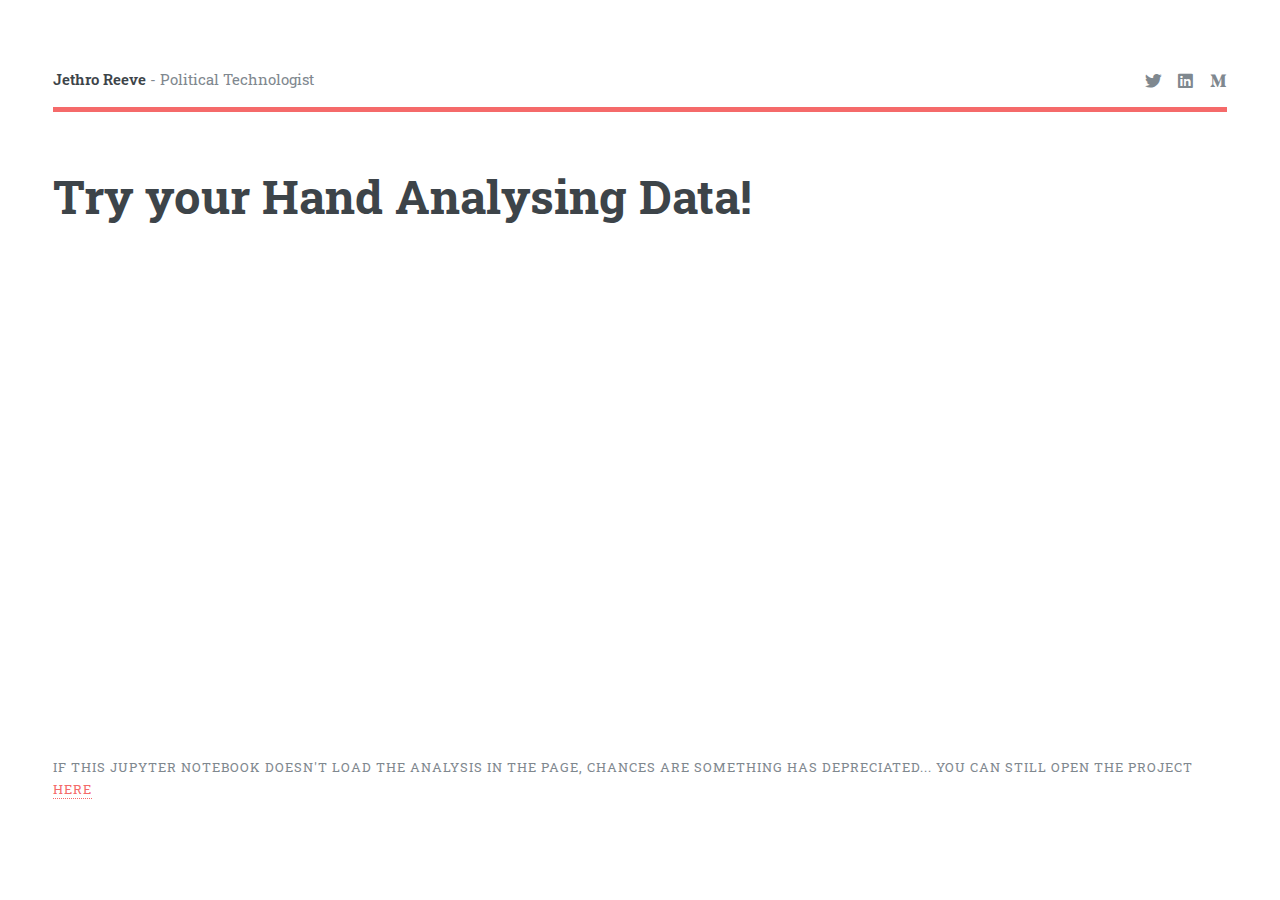
<file: employment_data.html>
<!DOCTYPE HTML>

<html>
	<head>
		<title>Jethro Reeve - Political Technologist</title>
		<meta charset="utf-8" />
		<meta name="viewport" content="width=device-width, initial-scale=1, user-scalable=no" />
		<link rel="stylesheet" href="assets/css/main.css" />
	</head>
	<body class="is-preload">

		<!-- Wrapper -->
			<div id="wrapper">

				<!-- Main -->
					<div id="main">
						<div class="inner">

							<!-- Header -->
								<header id="header">
									<a href="index.html" class="logo"><strong>Jethro Reeve</strong> - Political Technologist</a>
									<ul class="icons">
										<li><a href="https://twitter.com/JethroJethroR" class="icon brands fa-twitter"><span class="label">Twitter</span></a></li>
										<li><a href="https://www.linkedin.com/in/jethroreeve/" class="icon brands fa-linkedin"><span class="label">Linkedin</span></a></li>
										<li><a href="#" class="icon brands fa-medium-m"><span class="label">Medium</span></a></li>
									</ul>
								</header>

							<!-- Content -->
								<section>
									<header class="main">
										<h1>Try your Hand Analysing Data!</h1>
									<iframe
										src="https://jethroreeve.github.io/my-demo-2/repl/index.html?kernel=python&toolbar=1&file=employment_analysis_notebook.ipynb" 
										width="100%"
										height="500px"
									  >
									</iframe>
									<p>If this jupyter notebook doesn't load the analysis in the page, chances are something has depreciated... you can still open the project <a href='https://github.com/JethroReeve/employment-data-jupyterlite/tree/main'>here</a></p>
								</section>

						</div>
					</div>

				<!-- Sidebar -->
					<div id="sidebar">
						<div class="inner">

							<!-- Search -->
								<section id="search" class="alt">
									<form method="post" action="#">
										<input type="text" name="query" id="query" placeholder="Search" />
									</form>
								</section>

							<!-- Menu -->
								<nav id="menu">
									<header class="major">
										<h2>Menu</h2>
									</header>
									<ul>
										<li><a href="index.html">Homepage</a></li>
										<li><a href="generic.html">Generic</a></li>
										<li><a href="elements.html">Elements</a></li>
										<li>
											<span class="opener">Submenu</span>
											<ul>
												<li><a href="#">Lorem Dolor</a></li>
												<li><a href="#">Ipsum Adipiscing</a></li>
												<li><a href="#">Tempus Magna</a></li>
												<li><a href="#">Feugiat Veroeros</a></li>
											</ul>
										</li>
										<li><a href="#">Etiam Dolore</a></li>
										<li><a href="#">Adipiscing</a></li>
										<li>
											<span class="opener">Another Submenu</span>
											<ul>
												<li><a href="#">Lorem Dolor</a></li>
												<li><a href="#">Ipsum Adipiscing</a></li>
												<li><a href="#">Tempus Magna</a></li>
												<li><a href="#">Feugiat Veroeros</a></li>
											</ul>
										</li>
										<li><a href="#">Maximus Erat</a></li>
										<li><a href="#">Sapien Mauris</a></li>
										<li><a href="#">Amet Lacinia</a></li>
									</ul>
								</nav>

							<!-- Section -->
								<section>
									<header class="major">
										<h2>Ante interdum</h2>
									</header>
									<div class="mini-posts">
										<article>
											<a href="#" class="image"><img src="images/pic07.jpg" alt="" /></a>
											<p>Aenean ornare velit lacus, ac varius enim lorem ullamcorper dolore aliquam.</p>
										</article>
										<article>
											<a href="#" class="image"><img src="images/pic08.jpg" alt="" /></a>
											<p>Aenean ornare velit lacus, ac varius enim lorem ullamcorper dolore aliquam.</p>
										</article>
										<article>
											<a href="#" class="image"><img src="images/pic09.jpg" alt="" /></a>
											<p>Aenean ornare velit lacus, ac varius enim lorem ullamcorper dolore aliquam.</p>
										</article>
									</div>
									<ul class="actions">
										<li><a href="#" class="button">More</a></li>
									</ul>
								</section>

							<!-- Section -->
								<section>
									<header class="major">
										<h2>Get in touch</h2>
									</header>
									<p>Sed varius enim lorem ullamcorper dolore aliquam aenean ornare velit lacus, ac varius enim lorem ullamcorper dolore. Proin sed aliquam facilisis ante interdum. Sed nulla amet lorem feugiat tempus aliquam.</p>
									<ul class="contact">
										<li class="icon solid fa-envelope"><a href="#">information@untitled.tld</a></li>
										<li class="icon solid fa-phone">(000) 000-0000</li>
										<li class="icon solid fa-home">1234 Somewhere Road #8254<br />
										Nashville, TN 00000-0000</li>
									</ul>
								</section>

							<!-- Footer -->
								<footer id="footer">
									<p class="copyright">&copy; Untitled. All rights reserved. Demo Images: <a href="https://unsplash.com">Unsplash</a>. Design: <a href="https://html5up.net">HTML5 UP</a>.</p>
								</footer>

						</div>
					</div>

			</div>

		<!-- Scripts -->
			<script src="assets/js/jquery.min.js"></script>
			<script src="assets/js/browser.min.js"></script>
			<script src="assets/js/breakpoints.min.js"></script>
			<script src="assets/js/util.js"></script>
			<script src="assets/js/main.js"></script>

	</body>
</html>
</file>
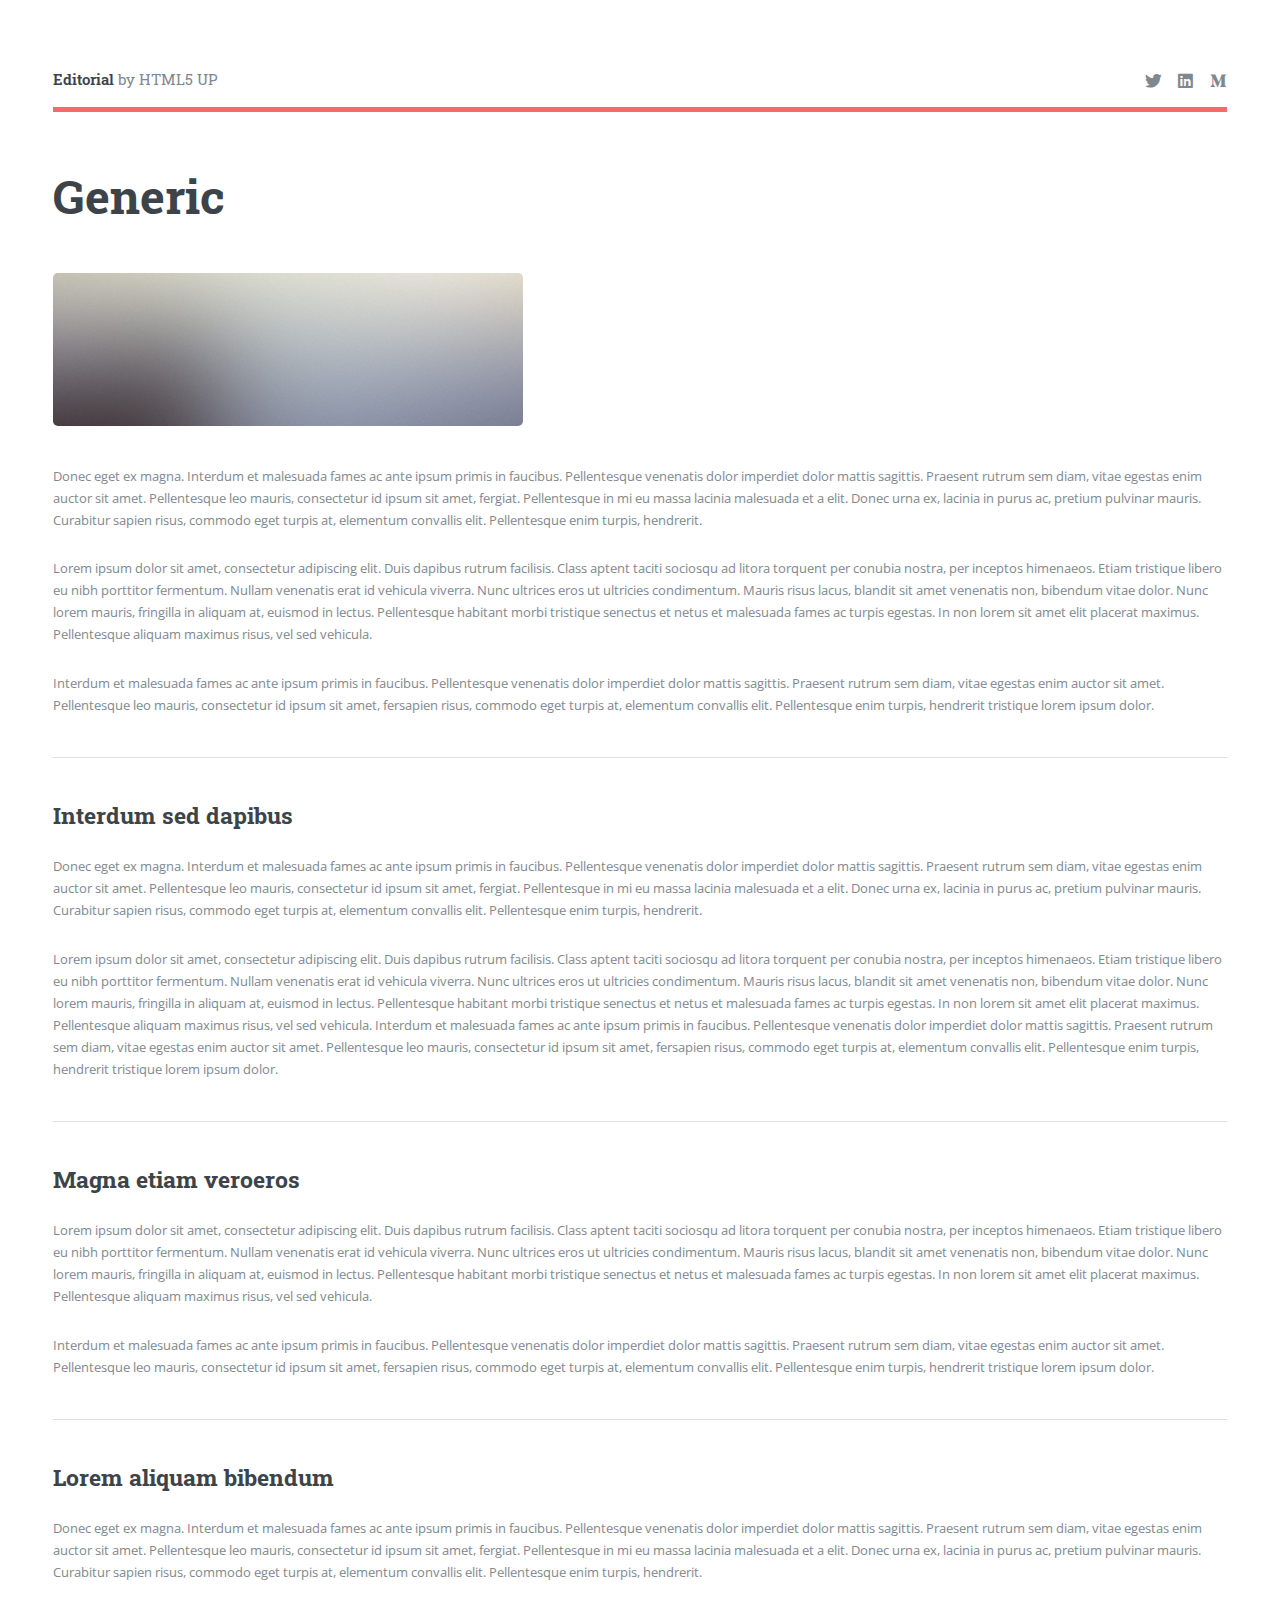
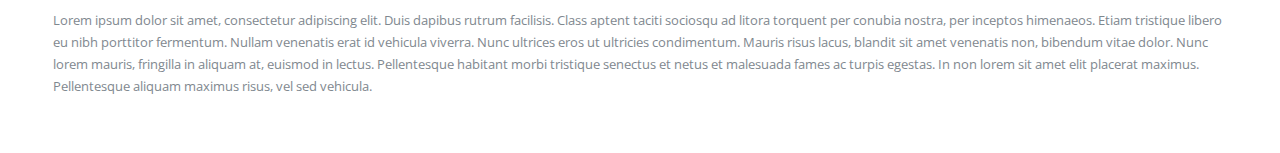
<file: generic.html>
<!DOCTYPE HTML>
<!--
	Editorial by HTML5 UP
	html5up.net | @ajlkn
	Free for personal and commercial use under the CCA 3.0 license (html5up.net/license)
-->

<html>
	<head>
		<title>Generic - Editorial by HTML5 UP</title>
		<meta charset="utf-8" />
		<meta name="viewport" content="width=device-width, initial-scale=1, user-scalable=no" />
		<link rel="stylesheet" href="assets/css/main.css" />
	</head>
	<body class="is-preload">

		<!-- Wrapper -->
			<div id="wrapper">

				<!-- Main -->
					<div id="main">
						<div class="inner">

							<!-- Header -->
								<header id="header">
									<a href="index.html" class="logo"><strong>Editorial</strong> by HTML5 UP</a>
									<ul class="icons">
										<li><a href="https://twitter.com/JethroJethroR" class="icon brands fa-twitter"><span class="label">Twitter</span></a></li>
										<li><a href="https://www.linkedin.com/in/jethroreeve/" class="icon brands fa-linkedin"><span class="label">Linkedin</span></a></li>
										<li><a href="#" class="icon brands fa-medium-m"><span class="label">Medium</span></a></li>
									</ul>
								</header>

							<!-- Content -->
								<section>
									<header class="main">
										<h1>Generic</h1>
									</header>

									<span class="image main"><img src="images/pic11.jpg" alt="" /></span>

									<p>Donec eget ex magna. Interdum et malesuada fames ac ante ipsum primis in faucibus. Pellentesque venenatis dolor imperdiet dolor mattis sagittis. Praesent rutrum sem diam, vitae egestas enim auctor sit amet. Pellentesque leo mauris, consectetur id ipsum sit amet, fergiat. Pellentesque in mi eu massa lacinia malesuada et a elit. Donec urna ex, lacinia in purus ac, pretium pulvinar mauris. Curabitur sapien risus, commodo eget turpis at, elementum convallis elit. Pellentesque enim turpis, hendrerit.</p>
									<p>Lorem ipsum dolor sit amet, consectetur adipiscing elit. Duis dapibus rutrum facilisis. Class aptent taciti sociosqu ad litora torquent per conubia nostra, per inceptos himenaeos. Etiam tristique libero eu nibh porttitor fermentum. Nullam venenatis erat id vehicula viverra. Nunc ultrices eros ut ultricies condimentum. Mauris risus lacus, blandit sit amet venenatis non, bibendum vitae dolor. Nunc lorem mauris, fringilla in aliquam at, euismod in lectus. Pellentesque habitant morbi tristique senectus et netus et malesuada fames ac turpis egestas. In non lorem sit amet elit placerat maximus. Pellentesque aliquam maximus risus, vel sed vehicula.</p>
									<p>Interdum et malesuada fames ac ante ipsum primis in faucibus. Pellentesque venenatis dolor imperdiet dolor mattis sagittis. Praesent rutrum sem diam, vitae egestas enim auctor sit amet. Pellentesque leo mauris, consectetur id ipsum sit amet, fersapien risus, commodo eget turpis at, elementum convallis elit. Pellentesque enim turpis, hendrerit tristique lorem ipsum dolor.</p>

									<hr class="major" />

									<h2>Interdum sed dapibus</h2>
									<p>Donec eget ex magna. Interdum et malesuada fames ac ante ipsum primis in faucibus. Pellentesque venenatis dolor imperdiet dolor mattis sagittis. Praesent rutrum sem diam, vitae egestas enim auctor sit amet. Pellentesque leo mauris, consectetur id ipsum sit amet, fergiat. Pellentesque in mi eu massa lacinia malesuada et a elit. Donec urna ex, lacinia in purus ac, pretium pulvinar mauris. Curabitur sapien risus, commodo eget turpis at, elementum convallis elit. Pellentesque enim turpis, hendrerit.</p>
									<p>Lorem ipsum dolor sit amet, consectetur adipiscing elit. Duis dapibus rutrum facilisis. Class aptent taciti sociosqu ad litora torquent per conubia nostra, per inceptos himenaeos. Etiam tristique libero eu nibh porttitor fermentum. Nullam venenatis erat id vehicula viverra. Nunc ultrices eros ut ultricies condimentum. Mauris risus lacus, blandit sit amet venenatis non, bibendum vitae dolor. Nunc lorem mauris, fringilla in aliquam at, euismod in lectus. Pellentesque habitant morbi tristique senectus et netus et malesuada fames ac turpis egestas. In non lorem sit amet elit placerat maximus. Pellentesque aliquam maximus risus, vel sed vehicula. Interdum et malesuada fames ac ante ipsum primis in faucibus. Pellentesque venenatis dolor imperdiet dolor mattis sagittis. Praesent rutrum sem diam, vitae egestas enim auctor sit amet. Pellentesque leo mauris, consectetur id ipsum sit amet, fersapien risus, commodo eget turpis at, elementum convallis elit. Pellentesque enim turpis, hendrerit tristique lorem ipsum dolor.</p>

									<hr class="major" />

									<h2>Magna etiam veroeros</h2>
									<p>Lorem ipsum dolor sit amet, consectetur adipiscing elit. Duis dapibus rutrum facilisis. Class aptent taciti sociosqu ad litora torquent per conubia nostra, per inceptos himenaeos. Etiam tristique libero eu nibh porttitor fermentum. Nullam venenatis erat id vehicula viverra. Nunc ultrices eros ut ultricies condimentum. Mauris risus lacus, blandit sit amet venenatis non, bibendum vitae dolor. Nunc lorem mauris, fringilla in aliquam at, euismod in lectus. Pellentesque habitant morbi tristique senectus et netus et malesuada fames ac turpis egestas. In non lorem sit amet elit placerat maximus. Pellentesque aliquam maximus risus, vel sed vehicula.</p>
									<p>Interdum et malesuada fames ac ante ipsum primis in faucibus. Pellentesque venenatis dolor imperdiet dolor mattis sagittis. Praesent rutrum sem diam, vitae egestas enim auctor sit amet. Pellentesque leo mauris, consectetur id ipsum sit amet, fersapien risus, commodo eget turpis at, elementum convallis elit. Pellentesque enim turpis, hendrerit tristique lorem ipsum dolor.</p>

									<hr class="major" />

									<h2>Lorem aliquam bibendum</h2>
									<p>Donec eget ex magna. Interdum et malesuada fames ac ante ipsum primis in faucibus. Pellentesque venenatis dolor imperdiet dolor mattis sagittis. Praesent rutrum sem diam, vitae egestas enim auctor sit amet. Pellentesque leo mauris, consectetur id ipsum sit amet, fergiat. Pellentesque in mi eu massa lacinia malesuada et a elit. Donec urna ex, lacinia in purus ac, pretium pulvinar mauris. Curabitur sapien risus, commodo eget turpis at, elementum convallis elit. Pellentesque enim turpis, hendrerit.</p>
									<p>Lorem ipsum dolor sit amet, consectetur adipiscing elit. Duis dapibus rutrum facilisis. Class aptent taciti sociosqu ad litora torquent per conubia nostra, per inceptos himenaeos. Etiam tristique libero eu nibh porttitor fermentum. Nullam venenatis erat id vehicula viverra. Nunc ultrices eros ut ultricies condimentum. Mauris risus lacus, blandit sit amet venenatis non, bibendum vitae dolor. Nunc lorem mauris, fringilla in aliquam at, euismod in lectus. Pellentesque habitant morbi tristique senectus et netus et malesuada fames ac turpis egestas. In non lorem sit amet elit placerat maximus. Pellentesque aliquam maximus risus, vel sed vehicula.</p>

								</section>

						</div>
					</div>

				<!-- Sidebar -->
					<div id="sidebar">
						<div class="inner">

							<!-- Search -->
								<section id="search" class="alt">
									<form method="post" action="#">
										<input type="text" name="query" id="query" placeholder="Search" />
									</form>
								</section>

							<!-- Menu -->
								<nav id="menu">
									<header class="major">
										<h2>Menu</h2>
									</header>
									<ul>
										<li><a href="index.html">Homepage</a></li>
										<li><a href="generic.html">Generic</a></li>
										<li><a href="elements.html">Elements</a></li>
										<li>
											<span class="opener">Submenu</span>
											<ul>
												<li><a href="#">Lorem Dolor</a></li>
												<li><a href="#">Ipsum Adipiscing</a></li>
												<li><a href="#">Tempus Magna</a></li>
												<li><a href="#">Feugiat Veroeros</a></li>
											</ul>
										</li>
										<li><a href="#">Etiam Dolore</a></li>
										<li><a href="#">Adipiscing</a></li>
										<li>
											<span class="opener">Another Submenu</span>
											<ul>
												<li><a href="#">Lorem Dolor</a></li>
												<li><a href="#">Ipsum Adipiscing</a></li>
												<li><a href="#">Tempus Magna</a></li>
												<li><a href="#">Feugiat Veroeros</a></li>
											</ul>
										</li>
										<li><a href="#">Maximus Erat</a></li>
										<li><a href="#">Sapien Mauris</a></li>
										<li><a href="#">Amet Lacinia</a></li>
									</ul>
								</nav>

							<!-- Section -->
								<section>
									<header class="major">
										<h2>Ante interdum</h2>
									</header>
									<div class="mini-posts">
										<article>
											<a href="#" class="image"><img src="images/pic07.jpg" alt="" /></a>
											<p>Aenean ornare velit lacus, ac varius enim lorem ullamcorper dolore aliquam.</p>
										</article>
										<article>
											<a href="#" class="image"><img src="images/pic08.jpg" alt="" /></a>
											<p>Aenean ornare velit lacus, ac varius enim lorem ullamcorper dolore aliquam.</p>
										</article>
										<article>
											<a href="#" class="image"><img src="images/pic09.jpg" alt="" /></a>
											<p>Aenean ornare velit lacus, ac varius enim lorem ullamcorper dolore aliquam.</p>
										</article>
									</div>
									<ul class="actions">
										<li><a href="#" class="button">More</a></li>
									</ul>
								</section>

							<!-- Section -->
								<section>
									<header class="major">
										<h2>Get in touch</h2>
									</header>
									<p>Sed varius enim lorem ullamcorper dolore aliquam aenean ornare velit lacus, ac varius enim lorem ullamcorper dolore. Proin sed aliquam facilisis ante interdum. Sed nulla amet lorem feugiat tempus aliquam.</p>
									<ul class="contact">
										<li class="icon solid fa-envelope"><a href="#">information@untitled.tld</a></li>
										<li class="icon solid fa-phone">(000) 000-0000</li>
										<li class="icon solid fa-home">1234 Somewhere Road #8254<br />
										Nashville, TN 00000-0000</li>
									</ul>
								</section>

							<!-- Footer -->
								<footer id="footer">
									<p class="copyright">&copy; Untitled. All rights reserved. Demo Images: <a href="https://unsplash.com">Unsplash</a>. Design: <a href="https://html5up.net">HTML5 UP</a>.</p>
								</footer>

						</div>
					</div>

			</div>

		<!-- Scripts -->
			<script src="assets/js/jquery.min.js"></script>
			<script src="assets/js/browser.min.js"></script>
			<script src="assets/js/breakpoints.min.js"></script>
			<script src="assets/js/util.js"></script>
			<script src="assets/js/main.js"></script>

	</body>
</html>
</file>
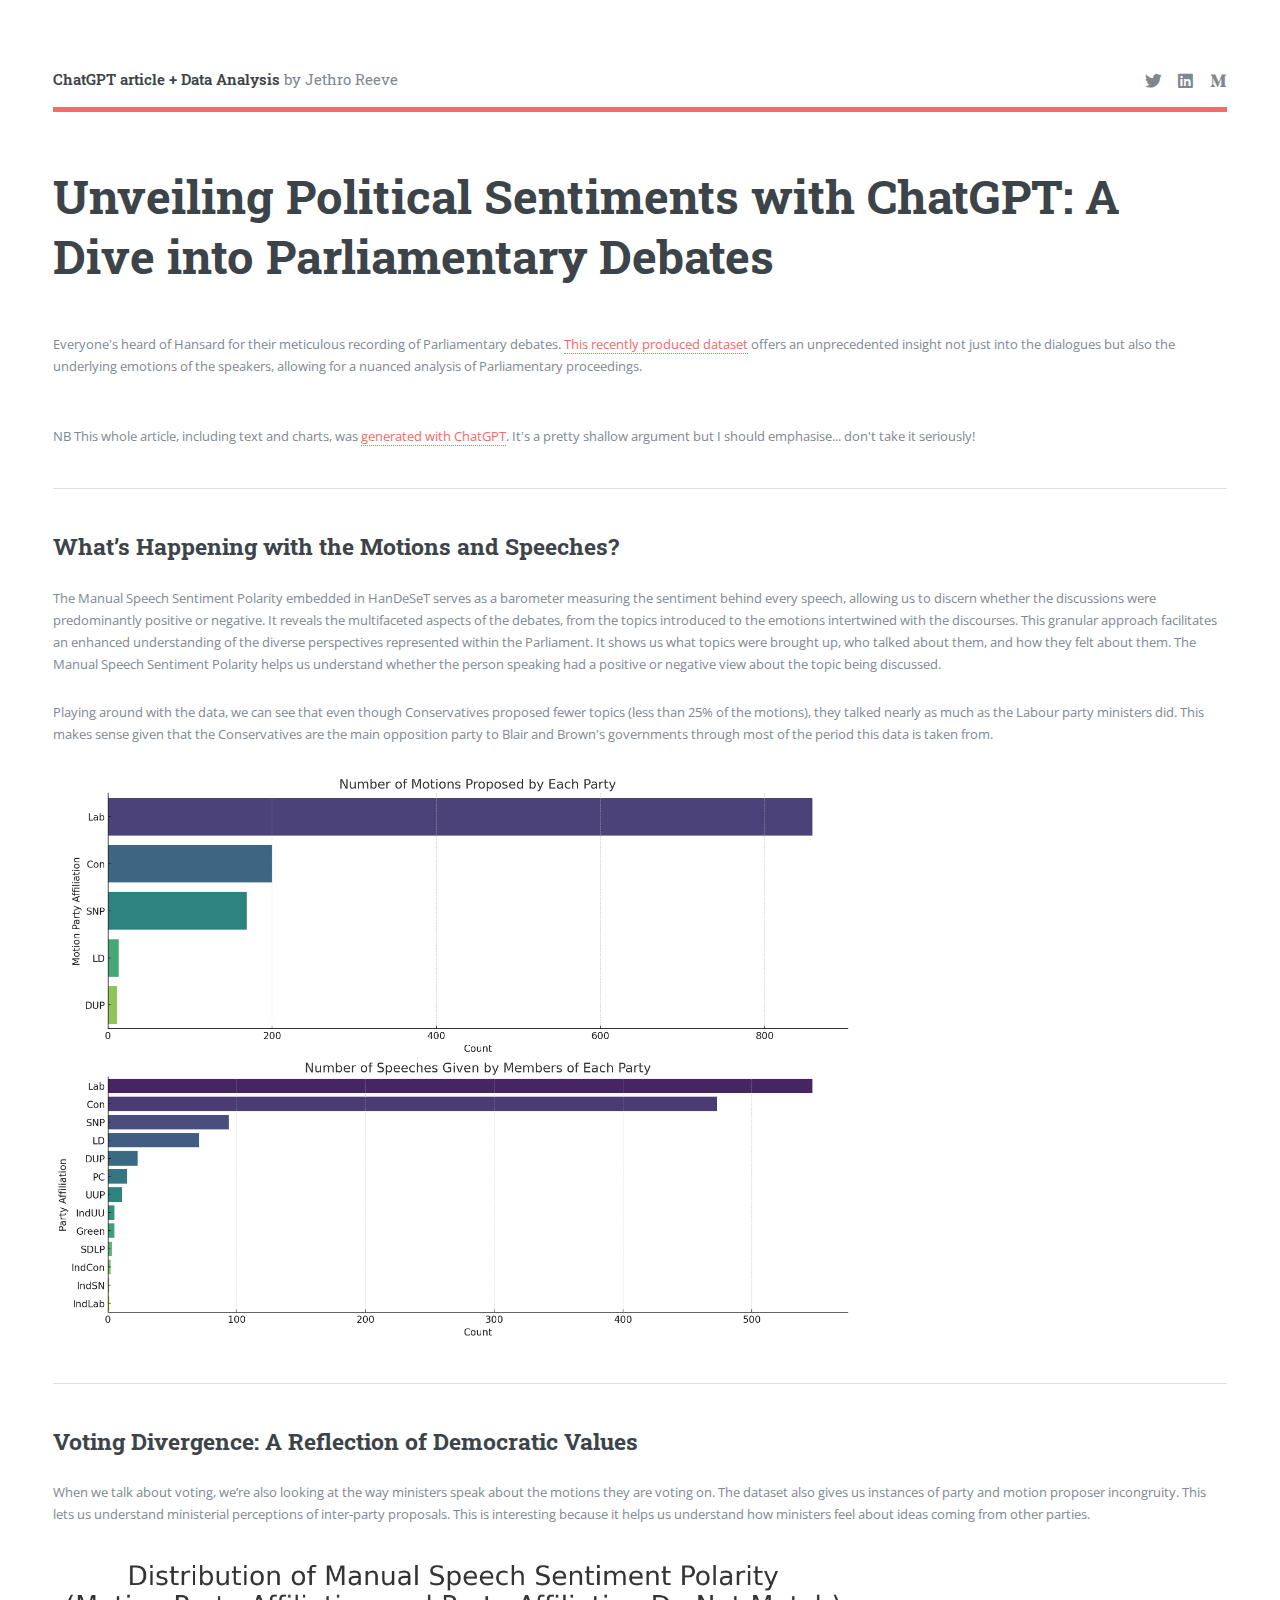
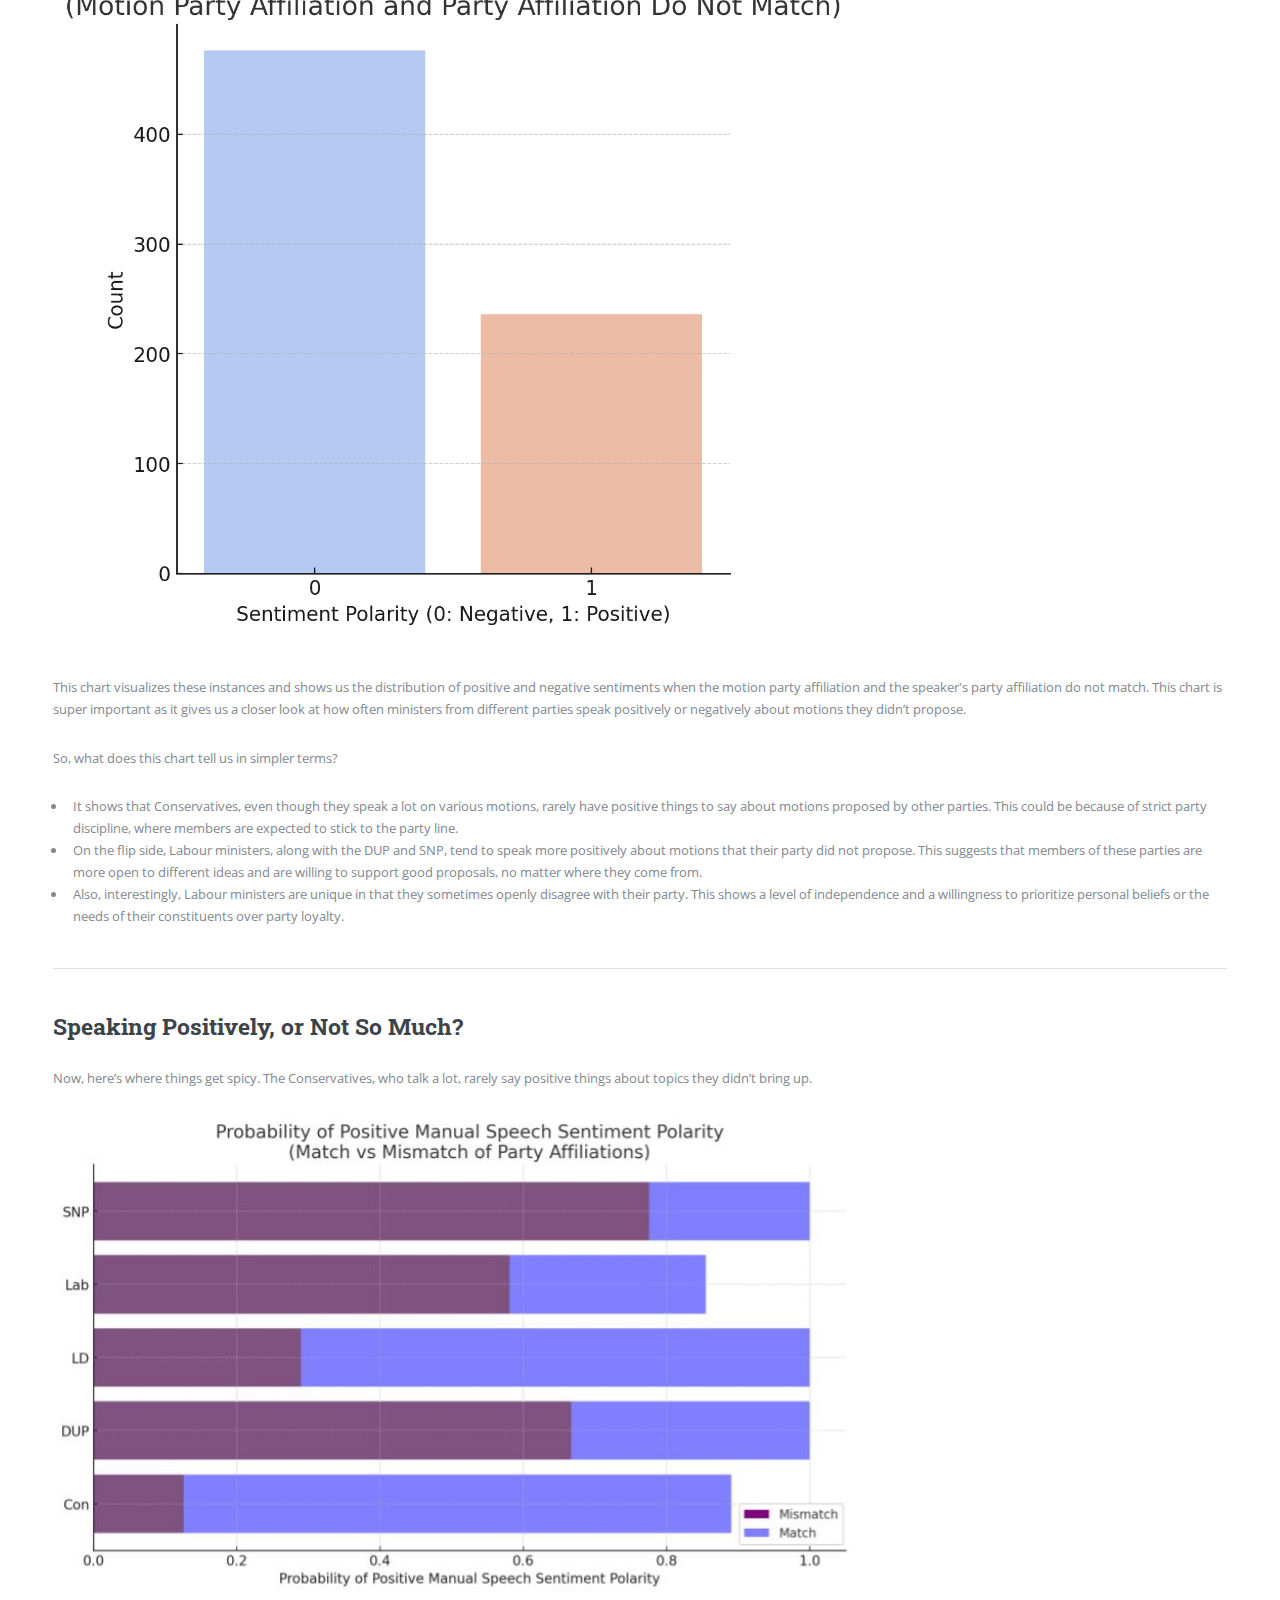
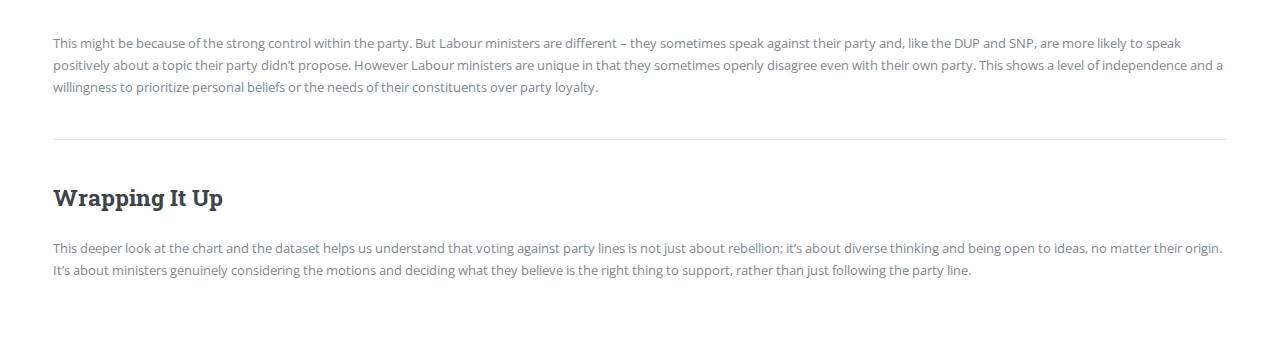
<file: semantic_hansard.html>
<!DOCTYPE HTML>
<!--
	Editorial by HTML5 UP
	html5up.net | @ajlkn
	Free for personal and commercial use under the CCA 3.0 license (html5up.net/license)
-->
<html>
	<head>
		<title>Hansard Sentiment Analysis 1997-2017 - A First Look</title>
		<meta charset="utf-8" />
		<meta name="viewport" content="width=device-width, initial-scale=1, user-scalable=no" />
		<link rel="stylesheet" href="assets/css/main.css" />
	</head>
	<body class="is-preload">

		<!-- Wrapper -->
			<div id="wrapper">

				<!-- Main -->
					<div id="main">
						<div class="inner">

							<!-- Header -->
								<header id="header">
									<a href="index.html" class="logo"><strong>ChatGPT article + Data Analysis</strong> by Jethro Reeve</a>
									<ul class="icons">
										<li><a href="https://twitter.com/JethroJethroR" class="icon brands fa-twitter"><span class="label">Twitter</span></a></li>
										<li><a href="https://www.linkedin.com/in/jethroreeve/" class="icon brands fa-linkedin"><span class="label">Linkedin</span></a></li>
										<li><a href="#" class="icon brands fa-medium-m"><span class="label">Medium</span></a></li>
									</ul>
								</header>

							<!-- Content -->
								<section>
									<header class="main">
										<h1>Unveiling Political Sentiments with ChatGPT: A Dive into Parliamentary Debates</h1>
									</header>

									<p>Everyone's heard of Hansard for their meticulous recording of Parliamentary debates. <a href="https://data.mendeley.com/datasets/xsvp45cbt4/2">This recently produced dataset</a> offers an unprecedented insight not just into the dialogues but also the underlying emotions of the speakers, allowing for a nuanced analysis of Parliamentary proceedings.</p>
									<br />
									<p>NB This whole article, including text and charts, was <a href="#https://chat.openai.com/share/034ac8ef-1403-496d-8326-ff25b98c4180">generated with ChatGPT</a>. It's a pretty shallow argument but I should emphasise... don't take it seriously!</p>

									<hr class="major" />
									<h2>What’s Happening with the Motions and Speeches?</h2>
									<p>The Manual Speech Sentiment Polarity embedded in HanDeSeT serves as a barometer measuring the sentiment behind every speech, allowing us to discern whether the discussions were predominantly positive or negative. It reveals the multifaceted aspects of the debates, from the topics introduced to the emotions intertwined with the discourses. This granular approach facilitates an enhanced understanding of the diverse perspectives represented within the Parliament. It shows us what topics were brought up, who talked about them, and how they felt about them. The Manual Speech Sentiment Polarity helps us understand whether the person speaking had a positive or negative view about the topic being discussed.</p>
									<p>Playing around with the data, we can see that even though Conservatives proposed fewer topics (less than 25% of the motions), they talked nearly as much as the Labour party ministers did. This makes sense given that the Conservatives are the main opposition party to Blair and Brown's governments through most of the period this data is taken from.</p>

									<span class="image post main"><img src="images/1_motions_speeches" alt="" style="width: 300%; max-width: 800px" /></span>
									
									<hr class="major" />

									<h2>Voting Divergence: A Reflection of Democratic Values</h2>
									<p>When we talk about voting, we’re also looking at the way ministers speak about the motions they are voting on. The dataset also gives us instances of party and motion proposer incongruity. This lets us understand ministerial perceptions of inter-party proposals. This is interesting because it helps us understand how ministers feel about ideas coming from other parties.</p>
									<span class="image post main"><img src="images/2_sentiment_polarity.jpg" alt="" style="width: 300%; max-width: 800px"/></span>
									<p>This chart visualizes these instances and shows us the distribution of positive and negative sentiments when the motion party affiliation and the speaker's party affiliation do not match. This chart is super important as it gives us a closer look at how often ministers from different parties speak positively or negatively about motions they didn’t propose.</p>
									<p>So, what does this chart tell us in simpler terms?</p>
									<ul>
										<li>It shows that Conservatives, even though they speak a lot on various motions, rarely have positive things to say about motions proposed by other parties. This could be because of strict party discipline, where members are expected to stick to the party line.</li>
										<li>On the flip side, Labour ministers, along with the DUP and SNP, tend to speak more positively about motions that their party did not propose. This suggests that members of these parties are more open to different ideas and are willing to support good proposals, no matter where they come from.</li>
										<li>Also, interestingly, Labour ministers are unique in that they sometimes openly disagree with their party. This shows a level of independence and a willingness to prioritize personal beliefs or the needs of their constituents over party loyalty.</li>
									</ul>
									<hr class="major" />

									<h2>Speaking Positively, or Not So Much?</h2>
									<p>Now, here’s where things get spicy. The Conservatives, who talk a lot, rarely say positive things about topics they didn’t bring up.</p>
									
									<span class="image main"><img src="images/3_rebellion_proportion_2.jpg" alt="" style="width: 300%; max-width: 800px"/></span>
									<p>This might be because of the strong control within the party. But Labour ministers are different – they sometimes speak against their party and, like the DUP and SNP, are more likely to speak positively about a topic their party didn’t propose. However Labour ministers are unique in that they sometimes openly disagree even with their own party. This shows a level of independence and a willingness to prioritize personal beliefs or the needs of their constituents over party loyalty.</p>

									<hr class="major" />

									<h2>Wrapping It Up</h2>
									<p>This deeper look at the chart and the dataset helps us understand that voting against party lines is not just about rebellion; it’s about diverse thinking and being open to ideas, no matter their origin. It’s about ministers genuinely considering the motions and deciding what they believe is the right thing to support, rather than just following the party line.</p>
									
								</section>

						</div>
					</div>

				<!-- Sidebar -->
					<div id="sidebar">
						<div class="inner">

							<!-- Search -->
								<section id="search" class="alt">
									<form method="post" action="#">
										<input type="text" name="query" id="query" placeholder="Search" />
									</form>
								</section>

							<!-- Menu -->
								<nav id="menu">
									<header class="major">
										<h2>Menu</h2>
									</header>
									<ul>
										<li><a href="index.html">Homepage</a></li>
										<li><a href="generic.html">Generic</a></li>
										<li><a href="elements.html">Elements</a></li>
										<li>
											<span class="opener">Submenu</span>
											<ul>
												<li><a href="#">Lorem Dolor</a></li>
												<li><a href="#">Ipsum Adipiscing</a></li>
												<li><a href="#">Tempus Magna</a></li>
												<li><a href="#">Feugiat Veroeros</a></li>
											</ul>
										</li>
										<li><a href="#">Etiam Dolore</a></li>
										<li><a href="#">Adipiscing</a></li>
										<li>
											<span class="opener">Another Submenu</span>
											<ul>
												<li><a href="#">Lorem Dolor</a></li>
												<li><a href="#">Ipsum Adipiscing</a></li>
												<li><a href="#">Tempus Magna</a></li>
												<li><a href="#">Feugiat Veroeros</a></li>
											</ul>
										</li>
										<li><a href="#">Maximus Erat</a></li>
										<li><a href="#">Sapien Mauris</a></li>
										<li><a href="#">Amet Lacinia</a></li>
									</ul>
								</nav>

							<!-- Section -->
								<section>
									<header class="major">
										<h2>Ante interdum</h2>
									</header>
									<div class="mini-posts">
										<article>
											<a href="#" class="image"><img src="images/pic07.jpg" alt="" /></a>
											<p>Aenean ornare velit lacus, ac varius enim lorem ullamcorper dolore aliquam.</p>
										</article>
										<article>
											<a href="#" class="image"><img src="images/pic08.jpg" alt="" /></a>
											<p>Aenean ornare velit lacus, ac varius enim lorem ullamcorper dolore aliquam.</p>
										</article>
										<article>
											<a href="#" class="image"><img src="images/pic09.jpg" alt="" /></a>
											<p>Aenean ornare velit lacus, ac varius enim lorem ullamcorper dolore aliquam.</p>
										</article>
									</div>
									<ul class="actions">
										<li><a href="#" class="button">More</a></li>
									</ul>
								</section>

							<!-- Section -->
								<section>
									<header class="major">
										<h2>Get in touch</h2>
									</header>
									<p>Sed varius enim lorem ullamcorper dolore aliquam aenean ornare velit lacus, ac varius enim lorem ullamcorper dolore. Proin sed aliquam facilisis ante interdum. Sed nulla amet lorem feugiat tempus aliquam.</p>
									<ul class="contact">
										<li class="icon solid fa-envelope"><a href="#">information@untitled.tld</a></li>
										<li class="icon solid fa-phone">(000) 000-0000</li>
										<li class="icon solid fa-home">1234 Somewhere Road #8254<br />
										Nashville, TN 00000-0000</li>
									</ul>
								</section>

							<!-- Footer -->
								<footer id="footer">
									<p class="copyright">&copy; Untitled. All rights reserved. Demo Images: <a href="https://unsplash.com">Unsplash</a>. Design: <a href="https://html5up.net">HTML5 UP</a>.</p>
								</footer>

						</div>
					</div>

			</div>

		<!-- Scripts -->
			<script src="assets/js/jquery.min.js"></script>
			<script src="assets/js/browser.min.js"></script>
			<script src="assets/js/breakpoints.min.js"></script>
			<script src="assets/js/util.js"></script>
			<script src="assets/js/main.js"></script>

	</body>
</html>
</file>
<file: assets/css/main.css>
@import url(fontawesome-all.min.css);
@import url("https://fonts.googleapis.com/css?family=Open+Sans:400,600,400italic,600italic|Roboto+Slab:400,700");
/*
	Editorial by HTML5 UP
	html5up.net | @ajlkn
	Free for personal and commercial use under the CCA 3.0 license (html5up.net/license)
*/
html, body, div, span, applet, object,
iframe, h1, h2, h3, h4, h5, h6, p, blockquote,
pre, a, abbr, acronym, address, big, cite,
code, del, dfn, em, img, ins, kbd, q, s, samp,
small, strike, strong, sub, sup, tt, var, b,
u, i, center, dl, dt, dd, ol, ul, li, fieldset,
form, label, legend, table, caption, tbody,
tfoot, thead, tr, th, td, article, aside,
canvas, details, embed, figure, figcaption,
footer, header, hgroup, menu, nav, output, ruby,
section, summary, time, mark, audio, video {
  margin: 0;
  padding: 0;
  border: 0;
  font-size: 100%;
  font: inherit;
  vertical-align: baseline; }

article, aside, details, figcaption, figure,
footer, header, hgroup, menu, nav, section {
  display: block; }

html {
  scroll-behavior: smooth;
}

body {
  line-height: 1; }

ol, ul {
  list-style: none; }

blockquote, q {
  quotes: none; }
  blockquote:before, blockquote:after, q:before, q:after {
    content: '';
    content: none; }

table {
  border-collapse: collapse;
  border-spacing: 0; }

body {
  -webkit-text-size-adjust: none; }

mark {
  background-color: transparent;
  color: inherit; }

input::-moz-focus-inner {
  border: 0;
  padding: 0; }

input, select, textarea {
  -moz-appearance: none;
  -webkit-appearance: none;
  -ms-appearance: none;
  appearance: none; }

/* Basic */
@-ms-viewport {
  width: device-width; }

body {
  -ms-overflow-style: scrollbar; }

@media screen and (max-width: 480px) {
  html, body {
    min-width: 320px; } }

html {
  box-sizing: border-box; }

*, *:before, *:after {
  box-sizing: inherit; }

body {
  background: #ffffff; }
  body.is-preload *, body.is-preload *:before, body.is-preload *:after, body.is-resizing *, body.is-resizing *:before, body.is-resizing *:after {
    -moz-animation: none !important;
    -webkit-animation: none !important;
    -ms-animation: none !important;
    animation: none !important;
    -moz-transition: none !important;
    -webkit-transition: none !important;
    -ms-transition: none !important;
    transition: none !important; }

/* Type */
body, input, select, textarea {
  color: #7f888f;
  font-family: "Open Sans", sans-serif;
  font-size: 13pt;
  font-weight: 400;
  line-height: 1.65; }
  @media screen and (max-width: 1680px) {
    body, input, select, textarea {
      font-size: 11pt; } }
  @media screen and (max-width: 1280px) {
    body, input, select, textarea {
      font-size: 10pt; } }
  @media screen and (max-width: 360px) {
    body, input, select, textarea {
      font-size: 9pt; } }

a {
  -moz-transition: color 0.2s ease-in-out, border-bottom-color 0.2s ease-in-out;
  -webkit-transition: color 0.2s ease-in-out, border-bottom-color 0.2s ease-in-out;
  -ms-transition: color 0.2s ease-in-out, border-bottom-color 0.2s ease-in-out;
  transition: color 0.2s ease-in-out, border-bottom-color 0.2s ease-in-out;
  border-bottom: dotted 1px;
  color: #f56a6a;
  text-decoration: none; }
  a:hover {
    border-bottom-color: #f56a6a;
    color: #f56a6a !important; }
    a:hover strong {
      color: inherit; }

strong, b {
  color: #3d4449;
  font-weight: 600; }

em, i {
  font-style: italic; }

p {
  margin: 0 0 2em 0; }

h1, h2, h3, h4, h5, h6 {
  color: #3d4449;
  font-family: "Roboto Slab", serif;
  font-weight: 700;
  line-height: 1.5;
  margin: 0 0 1em 0; }
  h1 a, h2 a, h3 a, h4 a, h5 a, h6 a {
    color: inherit;
    text-decoration: none;
    border-bottom: 0; }

h1 {
  font-size: 4em;
  margin: 0 0 0.5em 0;
  line-height: 1.3; }

h2 {
  font-size: 1.75em; }

h3 {
  font-size: 1.25em; }

h4 {
  font-size: 1.1em; }

h5 {
  font-size: 0.9em; }

h6 {
  font-size: 0.7em; }

@media screen and (max-width: 1680px) {
  h1 {
    font-size: 3.5em; } }

@media screen and (max-width: 980px) {
  h1 {
    font-size: 3.25em; } }

@media screen and (max-width: 736px) {
  h1 {
    font-size: 2em;
    line-height: 1.4; }
  h2 {
    font-size: 1.5em; } }

sub {
  font-size: 0.8em;
  position: relative;
  top: 0.5em; }

sup {
  font-size: 0.8em;
  position: relative;
  top: -0.5em; }

blockquote {
  border-left: solid 3px rgba(210, 215, 217, 0.75);
  font-style: italic;
  margin: 0 0 2em 0;
  padding: 0.5em 0 0.5em 2em; }

code {
  background: rgba(230, 235, 237, 0.25);
  border-radius: 0.375em;
  border: solid 1px rgba(210, 215, 217, 0.75);
  font-family: "Courier New", monospace;
  font-size: 0.9em;
  margin: 0 0.25em;
  padding: 0.25em 0.65em; }

pre {
  -webkit-overflow-scrolling: touch;
  font-family: "Courier New", monospace;
  font-size: 0.9em;
  margin: 0 0 2em 0; }
  pre code {
    display: block;
    line-height: 1.75;
    padding: 1em 1.5em;
    overflow-x: auto; }

hr {
  border: 0;
  border-bottom: solid 1px rgba(210, 215, 217, 0.75);
  margin: 2em 0; }
  hr.major {
    margin: 3em 0; }

.align-left {
  text-align: left; }

.align-center {
  text-align: center; }

.align-right {
  text-align: right; }

/* Typing */
.typing {
  white-space: nowrap;
  word-wrap: break-word;
  overflow: hidden;
}

/* Row */
.row {
  display: flex;
  flex-wrap: wrap;
  box-sizing: border-box;
  align-items: stretch; }
  .row > * {
    box-sizing: border-box; }
  .row.gtr-uniform > * > :last-child {
    margin-bottom: 0; }
  .row.aln-left {
    justify-content: flex-start; }
  .row.aln-center {
    justify-content: center; }
  .row.aln-right {
    justify-content: flex-end; }
  .row.aln-top {
    align-items: flex-start; }
  .row.aln-middle {
    align-items: center; }
  .row.aln-bottom {
    align-items: flex-end; }
  .row > .imp {
    order: -1; }
  .row > .col-1 {
    width: 8.33333%; }
  .row > .off-1 {
    margin-left: 8.33333%; }
  .row > .col-2 {
    width: 16.66667%; }
  .row > .off-2 {
    margin-left: 16.66667%; }
  .row > .col-3 {
    width: 25%; }
  .row > .off-3 {
    margin-left: 25%; }
  .row > .col-4 {
    width: 33.33333%; }
  .row > .off-4 {
    margin-left: 33.33333%; }
  .row > .col-5 {
    width: 41.66667%; }
  .row > .off-5 {
    margin-left: 41.66667%; }
  .row > .col-6 {
    width: 50%; }
  .row > .off-6 {
    margin-left: 50%; }
  .row > .col-7 {
    width: 58.33333%; }
  .row > .off-7 {
    margin-left: 58.33333%; }
  .row > .col-8 {
    width: 66.66667%; }
  .row > .off-8 {
    margin-left: 66.66667%; }
  .row > .col-9 {
    width: 75%; }
  .row > .off-9 {
    margin-left: 75%; }
  .row > .col-10 {
    width: 83.33333%; }
  .row > .off-10 {
    margin-left: 83.33333%; }
  .row > .col-11 {
    width: 91.66667%; }
  .row > .off-11 {
    margin-left: 91.66667%; }
  .row > .col-12 {
    width: 100%; }
  .row > .off-12 {
    margin-left: 100%; }
  .row.gtr-0 {
    margin-top: 0;
    margin-left: 0em; }
    .row.gtr-0 > * {
      padding: 0 0 0 0em; }
    .row.gtr-0.gtr-uniform {
      margin-top: 0em; }
      .row.gtr-0.gtr-uniform > * {
        padding-top: 0em; }
  .row.gtr-25 {
    margin-top: 0;
    margin-left: -0.375em; }
    .row.gtr-25 > * {
      padding: 0 0 0 0.375em; }
    .row.gtr-25.gtr-uniform {
      margin-top: -0.375em; }
      .row.gtr-25.gtr-uniform > * {
        padding-top: 0.375em; }
  .row.gtr-50 {
    margin-top: 0;
    margin-left: -0.75em; }
    .row.gtr-50 > * {
      padding: 0 0 0 0.75em; }
    .row.gtr-50.gtr-uniform {
      margin-top: -0.75em; }
      .row.gtr-50.gtr-uniform > * {
        padding-top: 0.75em; }
  .row {
    margin-top: 0;
    margin-left: -1.5em; }
    .row > * {
      padding: 0 0 0 1.5em; }
    .row.gtr-uniform {
      margin-top: -1.5em; }
      .row.gtr-uniform > * {
        padding-top: 1.5em; }
  .row.gtr-150 {
    margin-top: 0;
    margin-left: -2.25em; }
    .row.gtr-150 > * {
      padding: 0 0 0 2.25em; }
    .row.gtr-150.gtr-uniform {
      margin-top: -2.25em; }
      .row.gtr-150.gtr-uniform > * {
        padding-top: 2.25em; }
  .row.gtr-200 {
    margin-top: 0;
    margin-left: -3em; }
    .row.gtr-200 > * {
      padding: 0 0 0 3em; }
    .row.gtr-200.gtr-uniform {
      margin-top: -3em; }
      .row.gtr-200.gtr-uniform > * {
        padding-top: 3em; }
  @media screen and (max-width: 1680px) {
    .row {
      display: flex;
      flex-wrap: wrap;
      box-sizing: border-box;
      align-items: stretch; }
      .row > * {
        box-sizing: border-box; }
      .row.gtr-uniform > * > :last-child {
        margin-bottom: 0; }
      .row.aln-left {
        justify-content: flex-start; }
      .row.aln-center {
        justify-content: center; }
      .row.aln-right {
        justify-content: flex-end; }
      .row.aln-top {
        align-items: flex-start; }
      .row.aln-middle {
        align-items: center; }
      .row.aln-bottom {
        align-items: flex-end; }
      .row > .imp-xlarge {
        order: -1; }
      .row > .col-1-xlarge {
        width: 8.33333%; }
      .row > .off-1-xlarge {
        margin-left: 8.33333%; }
      .row > .col-2-xlarge {
        width: 16.66667%; }
      .row > .off-2-xlarge {
        margin-left: 16.66667%; }
      .row > .col-3-xlarge {
        width: 25%; }
      .row > .off-3-xlarge {
        margin-left: 25%; }
      .row > .col-4-xlarge {
        width: 33.33333%; }
      .row > .off-4-xlarge {
        margin-left: 33.33333%; }
      .row > .col-5-xlarge {
        width: 41.66667%; }
      .row > .off-5-xlarge {
        margin-left: 41.66667%; }
      .row > .col-6-xlarge {
        width: 50%; }
      .row > .off-6-xlarge {
        margin-left: 50%; }
      .row > .col-7-xlarge {
        width: 58.33333%; }
      .row > .off-7-xlarge {
        margin-left: 58.33333%; }
      .row > .col-8-xlarge {
        width: 66.66667%; }
      .row > .off-8-xlarge {
        margin-left: 66.66667%; }
      .row > .col-9-xlarge {
        width: 75%; }
      .row > .off-9-xlarge {
        margin-left: 75%; }
      .row > .col-10-xlarge {
        width: 83.33333%; }
      .row > .off-10-xlarge {
        margin-left: 83.33333%; }
      .row > .col-11-xlarge {
        width: 91.66667%; }
      .row > .off-11-xlarge {
        margin-left: 91.66667%; }
      .row > .col-12-xlarge {
        width: 100%; }
      .row > .off-12-xlarge {
        margin-left: 100%; }
      .row.gtr-0 {
        margin-top: 0;
        margin-left: 0em; }
        .row.gtr-0 > * {
          padding: 0 0 0 0em; }
        .row.gtr-0.gtr-uniform {
          margin-top: 0em; }
          .row.gtr-0.gtr-uniform > * {
            padding-top: 0em; }
      .row.gtr-25 {
        margin-top: 0;
        margin-left: -0.375em; }
        .row.gtr-25 > * {
          padding: 0 0 0 0.375em; }
        .row.gtr-25.gtr-uniform {
          margin-top: -0.375em; }
          .row.gtr-25.gtr-uniform > * {
            padding-top: 0.375em; }
      .row.gtr-50 {
        margin-top: 0;
        margin-left: -0.75em; }
        .row.gtr-50 > * {
          padding: 0 0 0 0.75em; }
        .row.gtr-50.gtr-uniform {
          margin-top: -0.75em; }
          .row.gtr-50.gtr-uniform > * {
            padding-top: 0.75em; }
      .row {
        margin-top: 0;
        margin-left: -1.5em; }
        .row > * {
          padding: 0 0 0 1.5em; }
        .row.gtr-uniform {
          margin-top: -1.5em; }
          .row.gtr-uniform > * {
            padding-top: 1.5em; }
      .row.gtr-150 {
        margin-top: 0;
        margin-left: -2.25em; }
        .row.gtr-150 > * {
          padding: 0 0 0 2.25em; }
        .row.gtr-150.gtr-uniform {
          margin-top: -2.25em; }
          .row.gtr-150.gtr-uniform > * {
            padding-top: 2.25em; }
      .row.gtr-200 {
        margin-top: 0;
        margin-left: -3em; }
        .row.gtr-200 > * {
          padding: 0 0 0 3em; }
        .row.gtr-200.gtr-uniform {
          margin-top: -3em; }
          .row.gtr-200.gtr-uniform > * {
            padding-top: 3em; } }
  @media screen and (max-width: 1280px) {
    .row {
      display: flex;
      flex-wrap: wrap;
      box-sizing: border-box;
      align-items: stretch; }
      .row > * {
        box-sizing: border-box; }
      .row.gtr-uniform > * > :last-child {
        margin-bottom: 0; }
      .row.aln-left {
        justify-content: flex-start; }
      .row.aln-center {
        justify-content: center; }
      .row.aln-right {
        justify-content: flex-end; }
      .row.aln-top {
        align-items: flex-start; }
      .row.aln-middle {
        align-items: center; }
      .row.aln-bottom {
        align-items: flex-end; }
      .row > .imp-large {
        order: -1; }
      .row > .col-1-large {
        width: 8.33333%; }
      .row > .off-1-large {
        margin-left: 8.33333%; }
      .row > .col-2-large {
        width: 16.66667%; }
      .row > .off-2-large {
        margin-left: 16.66667%; }
      .row > .col-3-large {
        width: 25%; }
      .row > .off-3-large {
        margin-left: 25%; }
      .row > .col-4-large {
        width: 33.33333%; }
      .row > .off-4-large {
        margin-left: 33.33333%; }
      .row > .col-5-large {
        width: 41.66667%; }
      .row > .off-5-large {
        margin-left: 41.66667%; }
      .row > .col-6-large {
        width: 50%; }
      .row > .off-6-large {
        margin-left: 50%; }
      .row > .col-7-large {
        width: 58.33333%; }
      .row > .off-7-large {
        margin-left: 58.33333%; }
      .row > .col-8-large {
        width: 66.66667%; }
      .row > .off-8-large {
        margin-left: 66.66667%; }
      .row > .col-9-large {
        width: 75%; }
      .row > .off-9-large {
        margin-left: 75%; }
      .row > .col-10-large {
        width: 83.33333%; }
      .row > .off-10-large {
        margin-left: 83.33333%; }
      .row > .col-11-large {
        width: 91.66667%; }
      .row > .off-11-large {
        margin-left: 91.66667%; }
      .row > .col-12-large {
        width: 100%; }
      .row > .off-12-large {
        margin-left: 100%; }
      .row.gtr-0 {
        margin-top: 0;
        margin-left: 0em; }
        .row.gtr-0 > * {
          padding: 0 0 0 0em; }
        .row.gtr-0.gtr-uniform {
          margin-top: 0em; }
          .row.gtr-0.gtr-uniform > * {
            padding-top: 0em; }
      .row.gtr-25 {
        margin-top: 0;
        margin-left: -0.375em; }
        .row.gtr-25 > * {
          padding: 0 0 0 0.375em; }
        .row.gtr-25.gtr-uniform {
          margin-top: -0.375em; }
          .row.gtr-25.gtr-uniform > * {
            padding-top: 0.375em; }
      .row.gtr-50 {
        margin-top: 0;
        margin-left: -0.75em; }
        .row.gtr-50 > * {
          padding: 0 0 0 0.75em; }
        .row.gtr-50.gtr-uniform {
          margin-top: -0.75em; }
          .row.gtr-50.gtr-uniform > * {
            padding-top: 0.75em; }
      .row {
        margin-top: 0;
        margin-left: -1.5em; }
        .row > * {
          padding: 0 0 0 1.5em; }
        .row.gtr-uniform {
          margin-top: -1.5em; }
          .row.gtr-uniform > * {
            padding-top: 1.5em; }
      .row.gtr-150 {
        margin-top: 0;
        margin-left: -2.25em; }
        .row.gtr-150 > * {
          padding: 0 0 0 2.25em; }
        .row.gtr-150.gtr-uniform {
          margin-top: -2.25em; }
          .row.gtr-150.gtr-uniform > * {
            padding-top: 2.25em; }
      .row.gtr-200 {
        margin-top: 0;
        margin-left: -3em; }
        .row.gtr-200 > * {
          padding: 0 0 0 3em; }
        .row.gtr-200.gtr-uniform {
          margin-top: -3em; }
          .row.gtr-200.gtr-uniform > * {
            padding-top: 3em; } }
  @media screen and (max-width: 980px) {
    .row {
      display: flex;
      flex-wrap: wrap;
      box-sizing: border-box;
      align-items: stretch; }
      .row > * {
        box-sizing: border-box; }
      .row.gtr-uniform > * > :last-child {
        margin-bottom: 0; }
      .row.aln-left {
        justify-content: flex-start; }
      .row.aln-center {
        justify-content: center; }
      .row.aln-right {
        justify-content: flex-end; }
      .row.aln-top {
        align-items: flex-start; }
      .row.aln-middle {
        align-items: center; }
      .row.aln-bottom {
        align-items: flex-end; }
      .row > .imp-medium {
        order: -1; }
      .row > .col-1-medium {
        width: 8.33333%; }
      .row > .off-1-medium {
        margin-left: 8.33333%; }
      .row > .col-2-medium {
        width: 16.66667%; }
      .row > .off-2-medium {
        margin-left: 16.66667%; }
      .row > .col-3-medium {
        width: 25%; }
      .row > .off-3-medium {
        margin-left: 25%; }
      .row > .col-4-medium {
        width: 33.33333%; }
      .row > .off-4-medium {
        margin-left: 33.33333%; }
      .row > .col-5-medium {
        width: 41.66667%; }
      .row > .off-5-medium {
        margin-left: 41.66667%; }
      .row > .col-6-medium {
        width: 50%; }
      .row > .off-6-medium {
        margin-left: 50%; }
      .row > .col-7-medium {
        width: 58.33333%; }
      .row > .off-7-medium {
        margin-left: 58.33333%; }
      .row > .col-8-medium {
        width: 66.66667%; }
      .row > .off-8-medium {
        margin-left: 66.66667%; }
      .row > .col-9-medium {
        width: 75%; }
      .row > .off-9-medium {
        margin-left: 75%; }
      .row > .col-10-medium {
        width: 83.33333%; }
      .row > .off-10-medium {
        margin-left: 83.33333%; }
      .row > .col-11-medium {
        width: 91.66667%; }
      .row > .off-11-medium {
        margin-left: 91.66667%; }
      .row > .col-12-medium {
        width: 100%; }
      .row > .off-12-medium {
        margin-left: 100%; }
      .row.gtr-0 {
        margin-top: 0;
        margin-left: 0em; }
        .row.gtr-0 > * {
          padding: 0 0 0 0em; }
        .row.gtr-0.gtr-uniform {
          margin-top: 0em; }
          .row.gtr-0.gtr-uniform > * {
            padding-top: 0em; }
      .row.gtr-25 {
        margin-top: 0;
        margin-left: -0.375em; }
        .row.gtr-25 > * {
          padding: 0 0 0 0.375em; }
        .row.gtr-25.gtr-uniform {
          margin-top: -0.375em; }
          .row.gtr-25.gtr-uniform > * {
            padding-top: 0.375em; }
      .row.gtr-50 {
        margin-top: 0;
        margin-left: -0.75em; }
        .row.gtr-50 > * {
          padding: 0 0 0 0.75em; }
        .row.gtr-50.gtr-uniform {
          margin-top: -0.75em; }
          .row.gtr-50.gtr-uniform > * {
            padding-top: 0.75em; }
      .row {
        margin-top: 0;
        margin-left: -1.5em; }
        .row > * {
          padding: 0 0 0 1.5em; }
        .row.gtr-uniform {
          margin-top: -1.5em; }
          .row.gtr-uniform > * {
            padding-top: 1.5em; }
      .row.gtr-150 {
        margin-top: 0;
        margin-left: -2.25em; }
        .row.gtr-150 > * {
          padding: 0 0 0 2.25em; }
        .row.gtr-150.gtr-uniform {
          margin-top: -2.25em; }
          .row.gtr-150.gtr-uniform > * {
            padding-top: 2.25em; }
      .row.gtr-200 {
        margin-top: 0;
        margin-left: -3em; }
        .row.gtr-200 > * {
          padding: 0 0 0 3em; }
        .row.gtr-200.gtr-uniform {
          margin-top: -3em; }
          .row.gtr-200.gtr-uniform > * {
            padding-top: 3em; } }
  @media screen and (max-width: 736px) {
    .row {
      display: flex;
      flex-wrap: wrap;
      box-sizing: border-box;
      align-items: stretch; }
      .row > * {
        box-sizing: border-box; }
      .row.gtr-uniform > * > :last-child {
        margin-bottom: 0; }
      .row.aln-left {
        justify-content: flex-start; }
      .row.aln-center {
        justify-content: center; }
      .row.aln-right {
        justify-content: flex-end; }
      .row.aln-top {
        align-items: flex-start; }
      .row.aln-middle {
        align-items: center; }
      .row.aln-bottom {
        align-items: flex-end; }
      .row > .imp-small {
        order: -1; }
      .row > .col-1-small {
        width: 8.33333%; }
      .row > .off-1-small {
        margin-left: 8.33333%; }
      .row > .col-2-small {
        width: 16.66667%; }
      .row > .off-2-small {
        margin-left: 16.66667%; }
      .row > .col-3-small {
        width: 25%; }
      .row > .off-3-small {
        margin-left: 25%; }
      .row > .col-4-small {
        width: 33.33333%; }
      .row > .off-4-small {
        margin-left: 33.33333%; }
      .row > .col-5-small {
        width: 41.66667%; }
      .row > .off-5-small {
        margin-left: 41.66667%; }
      .row > .col-6-small {
        width: 50%; }
      .row > .off-6-small {
        margin-left: 50%; }
      .row > .col-7-small {
        width: 58.33333%; }
      .row > .off-7-small {
        margin-left: 58.33333%; }
      .row > .col-8-small {
        width: 66.66667%; }
      .row > .off-8-small {
        margin-left: 66.66667%; }
      .row > .col-9-small {
        width: 75%; }
      .row > .off-9-small {
        margin-left: 75%; }
      .row > .col-10-small {
        width: 83.33333%; }
      .row > .off-10-small {
        margin-left: 83.33333%; }
      .row > .col-11-small {
        width: 91.66667%; }
      .row > .off-11-small {
        margin-left: 91.66667%; }
      .row > .col-12-small {
        width: 100%; }
      .row > .off-12-small {
        margin-left: 100%; }
      .row.gtr-0 {
        margin-top: 0;
        margin-left: 0em; }
        .row.gtr-0 > * {
          padding: 0 0 0 0em; }
        .row.gtr-0.gtr-uniform {
          margin-top: 0em; }
          .row.gtr-0.gtr-uniform > * {
            padding-top: 0em; }
      .row.gtr-25 {
        margin-top: 0;
        margin-left: -0.375em; }
        .row.gtr-25 > * {
          padding: 0 0 0 0.375em; }
        .row.gtr-25.gtr-uniform {
          margin-top: -0.375em; }
          .row.gtr-25.gtr-uniform > * {
            padding-top: 0.375em; }
      .row.gtr-50 {
        margin-top: 0;
        margin-left: -0.75em; }
        .row.gtr-50 > * {
          padding: 0 0 0 0.75em; }
        .row.gtr-50.gtr-uniform {
          margin-top: -0.75em; }
          .row.gtr-50.gtr-uniform > * {
            padding-top: 0.75em; }
      .row {
        margin-top: 0;
        margin-left: -1.5em; }
        .row > * {
          padding: 0 0 0 1.5em; }
        .row.gtr-uniform {
          margin-top: -1.5em; }
          .row.gtr-uniform > * {
            padding-top: 1.5em; }
      .row.gtr-150 {
        margin-top: 0;
        margin-left: -2.25em; }
        .row.gtr-150 > * {
          padding: 0 0 0 2.25em; }
        .row.gtr-150.gtr-uniform {
          margin-top: -2.25em; }
          .row.gtr-150.gtr-uniform > * {
            padding-top: 2.25em; }
      .row.gtr-200 {
        margin-top: 0;
        margin-left: -3em; }
        .row.gtr-200 > * {
          padding: 0 0 0 3em; }
        .row.gtr-200.gtr-uniform {
          margin-top: -3em; }
          .row.gtr-200.gtr-uniform > * {
            padding-top: 3em; } }
  @media screen and (max-width: 480px) {
    .row {
      display: flex;
      flex-wrap: wrap;
      box-sizing: border-box;
      align-items: stretch; }
      .row > * {
        box-sizing: border-box; }
      .row.gtr-uniform > * > :last-child {
        margin-bottom: 0; }
      .row.aln-left {
        justify-content: flex-start; }
      .row.aln-center {
        justify-content: center; }
      .row.aln-right {
        justify-content: flex-end; }
      .row.aln-top {
        align-items: flex-start; }
      .row.aln-middle {
        align-items: center; }
      .row.aln-bottom {
        align-items: flex-end; }
      .row > .imp-xsmall {
        order: -1; }
      .row > .col-1-xsmall {
        width: 8.33333%; }
      .row > .off-1-xsmall {
        margin-left: 8.33333%; }
      .row > .col-2-xsmall {
        width: 16.66667%; }
      .row > .off-2-xsmall {
        margin-left: 16.66667%; }
      .row > .col-3-xsmall {
        width: 25%; }
      .row > .off-3-xsmall {
        margin-left: 25%; }
      .row > .col-4-xsmall {
        width: 33.33333%; }
      .row > .off-4-xsmall {
        margin-left: 33.33333%; }
      .row > .col-5-xsmall {
        width: 41.66667%; }
      .row > .off-5-xsmall {
        margin-left: 41.66667%; }
      .row > .col-6-xsmall {
        width: 50%; }
      .row > .off-6-xsmall {
        margin-left: 50%; }
      .row > .col-7-xsmall {
        width: 58.33333%; }
      .row > .off-7-xsmall {
        margin-left: 58.33333%; }
      .row > .col-8-xsmall {
        width: 66.66667%; }
      .row > .off-8-xsmall {
        margin-left: 66.66667%; }
      .row > .col-9-xsmall {
        width: 75%; }
      .row > .off-9-xsmall {
        margin-left: 75%; }
      .row > .col-10-xsmall {
        width: 83.33333%; }
      .row > .off-10-xsmall {
        margin-left: 83.33333%; }
      .row > .col-11-xsmall {
        width: 91.66667%; }
      .row > .off-11-xsmall {
        margin-left: 91.66667%; }
      .row > .col-12-xsmall {
        width: 100%; }
      .row > .off-12-xsmall {
        margin-left: 100%; }
      .row.gtr-0 {
        margin-top: 0;
        margin-left: 0em; }
        .row.gtr-0 > * {
          padding: 0 0 0 0em; }
        .row.gtr-0.gtr-uniform {
          margin-top: 0em; }
          .row.gtr-0.gtr-uniform > * {
            padding-top: 0em; }
      .row.gtr-25 {
        margin-top: 0;
        margin-left: -0.375em; }
        .row.gtr-25 > * {
          padding: 0 0 0 0.375em; }
        .row.gtr-25.gtr-uniform {
          margin-top: -0.375em; }
          .row.gtr-25.gtr-uniform > * {
            padding-top: 0.375em; }
      .row.gtr-50 {
        margin-top: 0;
        margin-left: -0.75em; }
        .row.gtr-50 > * {
          padding: 0 0 0 0.75em; }
        .row.gtr-50.gtr-uniform {
          margin-top: -0.75em; }
          .row.gtr-50.gtr-uniform > * {
            padding-top: 0.75em; }
      .row {
        margin-top: 0;
        margin-left: -1.5em; }
        .row > * {
          padding: 0 0 0 1.5em; }
        .row.gtr-uniform {
          margin-top: -1.5em; }
          .row.gtr-uniform > * {
            padding-top: 1.5em; }
      .row.gtr-150 {
        margin-top: 0;
        margin-left: -2.25em; }
        .row.gtr-150 > * {
          padding: 0 0 0 2.25em; }
        .row.gtr-150.gtr-uniform {
          margin-top: -2.25em; }
          .row.gtr-150.gtr-uniform > * {
            padding-top: 2.25em; }
      .row.gtr-200 {
        margin-top: 0;
        margin-left: -3em; }
        .row.gtr-200 > * {
          padding: 0 0 0 3em; }
        .row.gtr-200.gtr-uniform {
          margin-top: -3em; }
          .row.gtr-200.gtr-uniform > * {
            padding-top: 3em; } }

/* Section/Article */
section.special, article.special {
  text-align: center; }

header p {
  font-family: "Roboto Slab", serif;
  font-size: 1em;
  font-weight: 400;
  letter-spacing: 0.075em;
  margin-top: -0.5em;
  text-transform: uppercase; }

header.major > :last-child {
  border-bottom: solid 3px #f56a6a;
  display: inline-block;
  margin: 0 0 2em 0;
  padding: 0 0.75em 0.5em 0; }

header.main > :last-child {
  margin: 0 0 1em 0; }

/* Form */
form {
  margin: 0 0 2em 0; }

label {
  color: #3d4449;
  display: block;
  font-size: 0.9em;
  font-weight: 600;
  margin: 0 0 1em 0; }

input[type="text"],
input[type="password"],
input[type="email"],
input[type="tel"],
input[type="search"],
input[type="url"],
select,
textarea {
  -moz-appearance: none;
  -webkit-appearance: none;
  -ms-appearance: none;
  appearance: none;
  background: #ffffff;
  border-radius: 0.375em;
  border: none;
  border: solid 1px rgba(210, 215, 217, 0.75);
  color: inherit;
  display: block;
  outline: 0;
  padding: 0 1em;
  text-decoration: none;
  width: 100%; }
  input[type="text"]:invalid,
  input[type="password"]:invalid,
  input[type="email"]:invalid,
  input[type="tel"]:invalid,
  input[type="search"]:invalid,
  input[type="url"]:invalid,
  select:invalid,
  textarea:invalid {
    box-shadow: none; }
  input[type="text"]:focus,
  input[type="password"]:focus,
  input[type="email"]:focus,
  input[type="tel"]:focus,
  input[type="search"]:focus,
  input[type="url"]:focus,
  select:focus,
  textarea:focus {
    border-color: #f56a6a;
    box-shadow: 0 0 0 1px #f56a6a; }

select {
  background-image: url("data:image/svg+xml;charset=utf8,%3Csvg xmlns='http://www.w3.org/2000/svg' width='40' height='40' preserveAspectRatio='none' viewBox='0 0 40 40'%3E%3Cpath d='M9.4,12.3l10.4,10.4l10.4-10.4c0.2-0.2,0.5-0.4,0.9-0.4c0.3,0,0.6,0.1,0.9,0.4l3.3,3.3c0.2,0.2,0.4,0.5,0.4,0.9 c0,0.4-0.1,0.6-0.4,0.9L20.7,31.9c-0.2,0.2-0.5,0.4-0.9,0.4c-0.3,0-0.6-0.1-0.9-0.4L4.3,17.3c-0.2-0.2-0.4-0.5-0.4-0.9 c0-0.4,0.1-0.6,0.4-0.9l3.3-3.3c0.2-0.2,0.5-0.4,0.9-0.4S9.1,12.1,9.4,12.3z' fill='rgba(210, 215, 217, 0.75)' /%3E%3C/svg%3E");
  background-size: 1.25em;
  background-repeat: no-repeat;
  background-position: calc(100% - 1em) center;
  height: 2.75em;
  padding-right: 2.75em;
  text-overflow: ellipsis; }
  select option {
    color: #3d4449;
    background: #ffffff; }
  select:focus::-ms-value {
    background-color: transparent; }
  select::-ms-expand {
    display: none; }

input[type="text"],
input[type="password"],
input[type="email"],
input[type="tel"],
input[type="search"],
input[type="url"],
select {
  height: 2.75em; }

textarea {
  padding: 0.75em 1em; }

input[type="checkbox"],
input[type="radio"] {
  -moz-appearance: none;
  -webkit-appearance: none;
  -ms-appearance: none;
  appearance: none;
  display: block;
  float: left;
  margin-right: -2em;
  opacity: 0;
  width: 1em;
  z-index: -1; }
  input[type="checkbox"] + label,
  input[type="radio"] + label {
    text-decoration: none;
    color: #7f888f;
    cursor: pointer;
    display: inline-block;
    font-size: 1em;
    font-weight: 400;
    padding-left: 2.4em;
    padding-right: 0.75em;
    position: relative; }
    input[type="checkbox"] + label:before,
    input[type="radio"] + label:before {
      -moz-osx-font-smoothing: grayscale;
      -webkit-font-smoothing: antialiased;
      display: inline-block;
      font-style: normal;
      font-variant: normal;
      text-rendering: auto;
      line-height: 1;
      text-transform: none !important;
      font-family: 'Font Awesome 5 Free';
      font-weight: 900; }
    input[type="checkbox"] + label:before,
    input[type="radio"] + label:before {
      background: #ffffff;
      border-radius: 0.375em;
      border: solid 1px rgba(210, 215, 217, 0.75);
      content: '';
      display: inline-block;
      font-size: 0.8em;
      height: 2.0625em;
      left: 0;
      line-height: 2.0625em;
      position: absolute;
      text-align: center;
      top: 0;
      width: 2.0625em; }
  input[type="checkbox"]:checked + label:before,
  input[type="radio"]:checked + label:before {
    background: #3d4449;
    border-color: #3d4449;
    color: #ffffff;
    content: '\f00c'; }
  input[type="checkbox"]:focus + label:before,
  input[type="radio"]:focus + label:before {
    border-color: #f56a6a;
    box-shadow: 0 0 0 1px #f56a6a; }

input[type="checkbox"] + label:before {
  border-radius: 0.375em; }

input[type="radio"] + label:before {
  border-radius: 100%; }

::-webkit-input-placeholder {
  color: #9fa3a6 !important;
  opacity: 1.0; }

:-moz-placeholder {
  color: #9fa3a6 !important;
  opacity: 1.0; }

::-moz-placeholder {
  color: #9fa3a6 !important;
  opacity: 1.0; }

:-ms-input-placeholder {
  color: #9fa3a6 !important;
  opacity: 1.0; }

/* Box */
.box {
  border-radius: 0.375em;
  border: solid 1px rgba(210, 215, 217, 0.75);
  margin-bottom: 2em;
  padding: 1.5em; }
  .box > :last-child,
  .box > :last-child > :last-child,
  .box > :last-child > :last-child > :last-child {
    margin-bottom: 0; }
  .box.alt {
    border: 0;
    border-radius: 0;
    padding: 0; }

/* Icon */
.icon {
  text-decoration: none;
  border-bottom: none;
  position: relative; }
  .icon:before {
    -moz-osx-font-smoothing: grayscale;
    -webkit-font-smoothing: antialiased;
    display: inline-block;
    font-style: normal;
    font-variant: normal;
    text-rendering: auto;
    line-height: 1;
    text-transform: none !important;
    font-family: 'Font Awesome 5 Free';
    font-weight: 400; }
  .icon > .label {
    display: none; }
  .icon:before {
    line-height: inherit; }
  .icon.solid:before {
    font-weight: 900; }
  .icon.brands:before {
    font-family: 'Font Awesome 5 Brands'; }

/* Image */
.image {
  border-radius: 0.375em;
  border: 0;
  display: inline-block;
  position: relative; }
  .image img {
    border-radius: 0.375em;
    display: block; }
  .image.left, .image.right {
    max-width: 40%; }
    .image.left img, .image.right img {
      width: 100%; }
  .image.left {
    float: left;
    padding: 0 1.5em 1em 0;
    top: 0.25em; }
  .image.right {
    float: right;
    padding: 0 0 1em 1.5em;
    top: 0.25em; }
  .image.fit {
    display: block;
    margin: 0 0 2em 0;
    width: 100%; }
    .image.fit img {
      width: 100%; }
  .image.main {
    display: block;
    margin: 0 0 3em 0;
    max-width: 40%; }
    .image.main img {
      width: 100%; }




a.image {
  overflow: hidden; }
  a.image img {
    -moz-transition: -moz-transform 0.2s ease;
    -webkit-transition: -webkit-transform 0.2s ease;
    -ms-transition: -ms-transform 0.2s ease;
    transition: transform 0.2s ease; }
  a.image:hover img {
    -moz-transform: scale(1.075);
    -webkit-transform: scale(1.075);
    -ms-transform: scale(1.075);
    transform: scale(1.075); }

/* List */
ol {
  list-style: decimal;
  margin: 0 0 2em 0;
  padding-left: 1.25em; }
  ol li {
    padding-left: 0.25em; }

ul {
  list-style: disc;
  margin: 0 0 2em 0;
  padding-left: 1em; }
  ul li {
    padding-left: 0.5em; }
  ul.alt {
    list-style: none;
    padding-left: 0; }
    ul.alt li {
      border-top: solid 1px rgba(210, 215, 217, 0.75);
      padding: 0.5em 0; }
      ul.alt li:first-child {
        border-top: 0;
        padding-top: 0; }

dl {
  margin: 0 0 2em 0; }
  dl dt {
    display: block;
    font-weight: 600;
    margin: 0 0 1em 0; }
  dl dd {
    margin-left: 2em; }

/* Actions */
ul.actions {
  display: -moz-flex;
  display: -webkit-flex;
  display: -ms-flex;
  display: flex;
  cursor: default;
  list-style: none;
  margin-left: -1em;
  padding-left: 0; }
  ul.actions li {
    padding: 0 0 0 1em;
    vertical-align: middle; }
  ul.actions.special {
    -moz-justify-content: center;
    -webkit-justify-content: center;
    -ms-justify-content: center;
    justify-content: center;
    width: 100%;
    margin-left: 0; }
    ul.actions.special li:first-child {
      padding-left: 0; }
  ul.actions.stacked {
    -moz-flex-direction: column;
    -webkit-flex-direction: column;
    -ms-flex-direction: column;
    flex-direction: column;
    margin-left: 0; }
    ul.actions.stacked li {
      padding: 1.3em 0 0 0; }
      ul.actions.stacked li:first-child {
        padding-top: 0; }
  ul.actions.fit {
    width: calc(100% + 1em); }
    ul.actions.fit li {
      -moz-flex-grow: 1;
      -webkit-flex-grow: 1;
      -ms-flex-grow: 1;
      flex-grow: 1;
      -moz-flex-shrink: 1;
      -webkit-flex-shrink: 1;
      -ms-flex-shrink: 1;
      flex-shrink: 1;
      width: 100%; }
      ul.actions.fit li > * {
        width: 100%; }
    ul.actions.fit.stacked {
      width: 100%; }

/* Icons */
ul.icons {
  cursor: default;
  list-style: none;
  padding-left: 0; }
  ul.icons li {
    display: inline-block;
    padding: 0 1em 0 0; }
    ul.icons li:last-child {
      padding-right: 0; }
    ul.icons li .icon {
      color: inherit; }
      ul.icons li .icon:before {
        font-size: 1.25em; }

/* Contact */
ul.contact {
  list-style: none;
  padding: 0; }
  ul.contact li {
    text-decoration: none;
    border-top: solid 1px rgba(210, 215, 217, 0.75);
    margin: 1.5em 0 0 0;
    padding: 1.5em 0 0 3em;
    position: relative; }
    ul.contact li:before {
      -moz-osx-font-smoothing: grayscale;
      -webkit-font-smoothing: antialiased;
      display: inline-block;
      font-style: normal;
      font-variant: normal;
      text-rendering: auto;
      line-height: 1;
      text-transform: none !important;
      font-family: 'Font Awesome 5 Free';
      font-weight: 400; }
    ul.contact li:before {
      color: #f56a6a;
      display: inline-block;
      font-size: 1.5em;
      height: 1.125em;
      left: 0;
      line-height: 1.125em;
      position: absolute;
      text-align: center;
      top: 1em;
      width: 1.5em; }
    ul.contact li:first-child {
      border-top: 0;
      margin-top: 0;
      padding-top: 0; }
      ul.contact li:first-child:before {
        top: 0; }
    ul.contact li a {
      color: inherit; }

/* Pagination */
ul.pagination {
  cursor: default;
  list-style: none;
  padding-left: 0; }
  ul.pagination li {
    display: inline-block;
    padding-left: 0;
    vertical-align: middle; }
    ul.pagination li > .page {
      -moz-transition: background-color 0.2s ease-in-out, color 0.2s ease-in-out;
      -webkit-transition: background-color 0.2s ease-in-out, color 0.2s ease-in-out;
      -ms-transition: background-color 0.2s ease-in-out, color 0.2s ease-in-out;
      transition: background-color 0.2s ease-in-out, color 0.2s ease-in-out;
      border-bottom: 0;
      border-radius: 0.375em;
      display: inline-block;
      font-size: 0.8em;
      font-weight: 600;
      height: 2em;
      line-height: 2em;
      margin: 0 0.125em;
      min-width: 2em;
      padding: 0 0.5em;
      text-align: center; }
      ul.pagination li > .page.active {
        background-color: #f56a6a;
        color: #ffffff !important; }
        ul.pagination li > .page.active:hover {
          background-color: #f67878; }
        ul.pagination li > .page.active:active {
          background-color: #f45c5c; }
    ul.pagination li:first-child {
      padding-right: 0.75em; }
    ul.pagination li:last-child {
      padding-left: 0.75em; }
  @media screen and (max-width: 480px) {
    ul.pagination li:nth-child(n+2):nth-last-child(n+2) {
      display: none; }
    ul.pagination li:first-child {
      padding-right: 0; } }

/* Table */
.table-wrapper {
  -webkit-overflow-scrolling: touch;
  overflow-x: auto; }

table {
  margin: 0 0 2em 0;
  width: 100%; }
  table tbody tr {
    border: solid 1px rgba(210, 215, 217, 0.75);
    border-left: 0;
    border-right: 0; }
    table tbody tr:nth-child(2n + 1) {
      background-color: rgba(230, 235, 237, 0.25); }
  table td {
    padding: 0.75em 0.75em; }
  table th {
    color: #3d4449;
    font-size: 0.9em;
    font-weight: 600;
    padding: 0 0.75em 0.75em 0.75em;
    text-align: left; }
  table thead {
    border-bottom: solid 2px rgba(210, 215, 217, 0.75); }
  table tfoot {
    border-top: solid 2px rgba(210, 215, 217, 0.75); }
  table.alt {
    border-collapse: separate; }
    table.alt tbody tr td {
      border: solid 1px rgba(210, 215, 217, 0.75);
      border-left-width: 0;
      border-top-width: 0; }
      table.alt tbody tr td:first-child {
        border-left-width: 1px; }
    table.alt tbody tr:first-child td {
      border-top-width: 1px; }
    table.alt thead {
      border-bottom: 0; }
    table.alt tfoot {
      border-top: 0; }

/* Button */
input[type="submit"],
input[type="reset"],
input[type="button"],
button,
.button {
  -moz-appearance: none;
  -webkit-appearance: none;
  -ms-appearance: none;
  appearance: none;
  -moz-transition: background-color 0.2s ease-in-out, color 0.2s ease-in-out;
  -webkit-transition: background-color 0.2s ease-in-out, color 0.2s ease-in-out;
  -ms-transition: background-color 0.2s ease-in-out, color 0.2s ease-in-out;
  transition: background-color 0.2s ease-in-out, color 0.2s ease-in-out;
  background-color: transparent;
  border-radius: 0.375em;
  border: 0;
  box-shadow: inset 0 0 0 2px #f56a6a;
  color: #f56a6a !important;
  cursor: pointer;
  display: inline-block;
  font-family: "Roboto Slab", serif;
  font-size: 0.8em;
  font-weight: 700;
  height: 3.5em;
  letter-spacing: 0.075em;
  line-height: 3.5em;
  padding: 0 2.25em;
  text-align: center;
  text-decoration: none;
  text-transform: uppercase;
  white-space: nowrap; }
  input[type="submit"]:hover,
  input[type="reset"]:hover,
  input[type="button"]:hover,
  button:hover,
  .button:hover {
    background-color: rgba(245, 106, 106, 0.05); }
  input[type="submit"]:active,
  input[type="reset"]:active,
  input[type="button"]:active,
  button:active,
  .button:active {
    background-color: rgba(245, 106, 106, 0.15); }
  input[type="submit"].icon:before,
  input[type="reset"].icon:before,
  input[type="button"].icon:before,
  button.icon:before,
  .button.icon:before {
    margin-right: 0.5em; }
  input[type="submit"].fit,
  input[type="reset"].fit,
  input[type="button"].fit,
  button.fit,
  .button.fit {
    width: 100%; }
  input[type="submit"].small,
  input[type="reset"].small,
  input[type="button"].small,
  button.small,
  .button.small {
    font-size: 0.6em; }
  input[type="submit"].large,
  input[type="reset"].large,
  input[type="button"].large,
  button.large,
  .button.large {
    font-size: 1em;
    height: 3.65em;
    line-height: 3.65em; }
  input[type="submit"].primary,
  input[type="reset"].primary,
  input[type="button"].primary,
  button.primary,
  .button.primary {
    background-color: #f56a6a;
    box-shadow: none;
    color: #ffffff !important; }
    input[type="submit"].primary:hover,
    input[type="reset"].primary:hover,
    input[type="button"].primary:hover,
    button.primary:hover,
    .button.primary:hover {
      background-color: #f67878; }
    input[type="submit"].primary:active,
    input[type="reset"].primary:active,
    input[type="button"].primary:active,
    button.primary:active,
    .button.primary:active {
      background-color: #f45c5c; }
  input[type="submit"].disabled, input[type="submit"]:disabled,
  input[type="reset"].disabled,
  input[type="reset"]:disabled,
  input[type="button"].disabled,
  input[type="button"]:disabled,
  button.disabled,
  button:disabled,
  .button.disabled,
  .button:disabled {
    pointer-events: none;
    opacity: 0.25; }

/* Mini Posts */
.mini-posts article {
  border-top: solid 1px rgba(210, 215, 217, 0.75);
  margin-top: 2em;
  padding-top: 2em; }
  .mini-posts article .image {
    display: block;
    margin: 0 0 1.5em 0; }
    .mini-posts article .image img {
      display: block;
      width: 100%; }
  .mini-posts article:first-child {
    border-top: 0;
    margin-top: 0;
    padding-top: 0; }

/* Features */
.features {
  display: -moz-flex;
  display: -webkit-flex;
  display: -ms-flex;
  display: flex;
  -moz-flex-wrap: wrap;
  -webkit-flex-wrap: wrap;
  -ms-flex-wrap: wrap;
  flex-wrap: wrap;
  margin: 0 0 2em -3em;
  width: calc(100% + 3em); }
  .features article {
    -moz-align-items: center;
    -webkit-align-items: center;
    -ms-align-items: center;
    align-items: center;
    display: -moz-flex;
    display: -webkit-flex;
    display: -ms-flex;
    display: flex;
    margin: 0 0 3em 3em;
    position: relative;
    width: calc(50% - 3em); }
    .features article:nth-child(2n - 1) {
      margin-right: 1.5em; }
    .features article:nth-child(2n) {
      margin-left: 1.5em; }
    .features article:nth-last-child(1), .features article:nth-last-child(2) {
      margin-bottom: 0; }
    .features article .icon {
      -moz-flex-grow: 0;
      -webkit-flex-grow: 0;
      -ms-flex-grow: 0;
      flex-grow: 0;
      -moz-flex-shrink: 0;
      -webkit-flex-shrink: 0;
      -ms-flex-shrink: 0;
      flex-shrink: 0;
      display: block;
      height: 10em;
      line-height: 10em;
      margin: 0 2em 0 0;
      text-align: center;
      width: 10em; }
      .features article .icon:before {
        color: #f56a6a;
        font-size: 2.75rem;
        position: relative;
        top: 0.05em; }
      .features article .icon:after {
        -moz-transform: rotate(45deg);
        -webkit-transform: rotate(45deg);
        -ms-transform: rotate(45deg);
        transform: rotate(45deg);
        border-radius: 0.25rem;
        border: solid 2px rgba(210, 215, 217, 0.75);
        content: '';
        display: block;
        height: 7em;
        left: 50%;
        margin: -3.5em 0 0 -3.5em;
        position: absolute;
        top: 50%;
        width: 7em; }
    .features article .content {
      -moz-flex-grow: 1;
      -webkit-flex-grow: 1;
      -ms-flex-grow: 1;
      flex-grow: 1;
      -moz-flex-shrink: 1;
      -webkit-flex-shrink: 1;
      -ms-flex-shrink: 1;
      flex-shrink: 1;
      width: 100%; }
      .features article .content > :last-child {
        margin-bottom: 0; }
  @media screen and (max-width: 980px) {
    .features {
      margin: 0 0 2em 0;
      width: 100%; }
      .features article {
        margin: 0 0 3em 0;
        width: 100%; }
        .features article:nth-child(2n - 1) {
          margin-right: 0; }
        .features article:nth-child(2n) {
          margin-left: 0; }
        .features article:nth-last-child(1), .features article:nth-last-child(2) {
          margin-bottom: 3em; }
        .features article:last-child {
          margin-bottom: 0; }
        .features article .icon {
          height: 8em;
          line-height: 8em;
          width: 8em; }
          .features article .icon:before {
            font-size: 2.25rem; }
          .features article .icon:after {
            height: 6em;
            margin: -3em 0 0 -3em;
            width: 6em; } }
  @media screen and (max-width: 480px) {
    .features article {
      -moz-flex-direction: column;
      -webkit-flex-direction: column;
      -ms-flex-direction: column;
      flex-direction: column;
      -moz-align-items: -moz-flex-start;
      -webkit-align-items: -webkit-flex-start;
      -ms-align-items: -ms-flex-start;
      align-items: flex-start; }
      .features article .icon {
        height: 6em;
        line-height: 6em;
        margin: 0 0 1.5em 0;
        width: 6em; }
        .features article .icon:before {
          font-size: 1.5rem; }
        .features article .icon:after {
          height: 4em;
          margin: -2em 0 0 -2em;
          width: 4em; } }
  @media screen and (max-width: 480px) {
    .features article .icon:before {
      font-size: 1.25rem; } }

/* Posts */
.posts {
  display: -moz-flex;
  display: -webkit-flex;
  display: -ms-flex;
  display: flex;
  -moz-flex-wrap: wrap;
  -webkit-flex-wrap: wrap;
  -ms-flex-wrap: wrap;
  flex-wrap: wrap;
  margin: 0 0 2em -6em;
  width: calc(100% + 6em); }
  .posts article {
    -moz-flex-grow: 0;
    -webkit-flex-grow: 0;
    -ms-flex-grow: 0;
    flex-grow: 0;
    -moz-flex-shrink: 1;
    -webkit-flex-shrink: 1;
    -ms-flex-shrink: 1;
    flex-shrink: 1;
    margin: 0 0 6em 6em;
    position: relative;
    width: calc(33.33333% - 6em); }
    .posts article:before {
      background: rgba(210, 215, 217, 0.75);
      content: '';
      display: block;
      height: calc(100% + 6em);
      left: -3em;
      position: absolute;
      top: 0;
      width: 1px; }
    .posts article:after {
      background: rgba(210, 215, 217, 0.75);
      bottom: -3em;
      content: '';
      display: block;
      height: 1px;
      position: absolute;
      right: 0;
      width: calc(100% + 6em); }
    .posts article > :last-child {
      margin-bottom: 0; }
    .posts article .image {
      display: block;
      margin: 0 0 2em 0; }
      .posts article .image img {
        display: block;
        width: 100%; }
  @media screen and (min-width: 1681px) {
    .posts article:nth-child(3n + 1):before {
      display: none; }
    .posts article:nth-child(3n + 1):after {
      width: 100%; }
    .posts article:nth-last-child(1), .posts article:nth-last-child(2), .posts article:nth-last-child(3) {
      margin-bottom: 0; }
      .posts article:nth-last-child(1):before, .posts article:nth-last-child(2):before, .posts article:nth-last-child(3):before {
        height: 100%; }
      .posts article:nth-last-child(1):after, .posts article:nth-last-child(2):after, .posts article:nth-last-child(3):after {
        display: none; } }
  @media screen and (max-width: 1680px) {
    .posts article {
      width: calc(50% - 6em); }
      .posts article:nth-last-child(3) {
        margin-bottom: 6em; } }
  @media screen and (min-width: 481px) and (max-width: 1680px) {
    .posts article:nth-child(2n + 1):before {
      display: none; }
    .posts article:nth-child(2n + 1):after {
      width: 100%; }
    .posts article:nth-last-child(1), .posts article:nth-last-child(2) {
      margin-bottom: 0; }
      .posts article:nth-last-child(1):before, .posts article:nth-last-child(2):before {
        height: 100%; }
      .posts article:nth-last-child(1):after, .posts article:nth-last-child(2):after {
        display: none; } }
  @media screen and (max-width: 736px) {
    .posts {
      margin: 0 0 2em -4.5em;
      width: calc(100% + 4.5em); }
      .posts article {
        margin: 0 0 4.5em 4.5em;
        width: calc(50% - 4.5em); }
        .posts article:before {
          height: calc(100% + 4.5em);
          left: -2.25em; }
        .posts article:after {
          bottom: -2.25em;
          width: calc(100% + 4.5em); }
        .posts article:nth-last-child(3) {
          margin-bottom: 4.5em; } }
  @media screen and (max-width: 480px) {
    .posts {
      margin: 0 0 2em 0;
      width: 100%; }
      .posts article {
        margin: 0 0 4.5em 0;
        width: 100%; }
        .posts article:before {
          display: none; }
        .posts article:after {
          width: 100%; }
        .posts article:last-child {
          margin-bottom: 0; }
          .posts article:last-child:after {
            display: none; } }

/* Wrapper */
#wrapper {
  display: -moz-flex;
  display: -webkit-flex;
  display: -ms-flex;
  display: flex;
  -moz-flex-direction: row-reverse;
  -webkit-flex-direction: row-reverse;
  -ms-flex-direction: row-reverse;
  flex-direction: row-reverse;
  min-height: 100vh; }

/* Main */
#main {
  -moz-flex-grow: 1;
  -webkit-flex-grow: 1;
  -ms-flex-grow: 1;
  flex-grow: 1;
  -moz-flex-shrink: 1;
  -webkit-flex-shrink: 1;
  -ms-flex-shrink: 1;
  flex-shrink: 1;
  width: 100%; }
  #main > .inner {
    padding: 0 6em 0.1em 6em ;
    margin: 0 auto;
    max-width: 110em; }
    #main > .inner > section {
      padding: 6em 0 4em 0 ;
      border-top: solid 2px rgba(210, 215, 217, 0.75); }
      #main > .inner > section:first-of-type {
        border-top: 0 !important; }
  @media screen and (max-width: 1680px) {
    #main > .inner {
      padding: 0 5em 0.1em 5em ; }
      #main > .inner > section {
        padding: 5em 0 3em 0 ; } }
  @media screen and (max-width: 1280px) {
    #main > .inner {
      padding: 0 4em 0.1em 4em ; }
      #main > .inner > section {
        padding: 4em 0 2em 0 ; } }
  @media screen and (max-width: 736px) {
    #main > .inner {
      padding: 0 2em 0.1em 2em ; }
      #main > .inner > section {
        padding: 3em 0 1em 0 ; } }

/* Sidebar */
#search form {
  text-decoration: none;
  position: relative; }
  #search form:before {
    -moz-osx-font-smoothing: grayscale;
    -webkit-font-smoothing: antialiased;
    display: inline-block;
    font-style: normal;
    font-variant: normal;
    text-rendering: auto;
    line-height: 1;
    text-transform: none !important;
    font-family: 'Font Awesome 5 Free';
    font-weight: 900; }
  #search form:before {
    -moz-transform: scaleX(-1);
    -webkit-transform: scaleX(-1);
    -ms-transform: scaleX(-1);
    transform: scaleX(-1);
    color: #7f888f;
    content: '\f002';
    cursor: default;
    display: block;
    font-size: 1.5em;
    height: 2em;
    line-height: 2em;
    opacity: 0.325;
    position: absolute;
    right: 0;
    text-align: center;
    top: 0;
    width: 2em; }
  #search form input[type="text"] {
    padding-right: 2.75em; }

#sidebar {
  -moz-flex-grow: 0;
  -webkit-flex-grow: 0;
  -ms-flex-grow: 0;
  flex-grow: 0;
  -moz-flex-shrink: 0;
  -webkit-flex-shrink: 0;
  -ms-flex-shrink: 0;
  flex-shrink: 0;
  -moz-transition: margin-left 0.5s ease, box-shadow 0.5s ease;
  -webkit-transition: margin-left 0.5s ease, box-shadow 0.5s ease;
  -ms-transition: margin-left 0.5s ease, box-shadow 0.5s ease;
  transition: margin-left 0.5s ease, box-shadow 0.5s ease;
  background-color: #f5f6f7;
  font-size: 0.9em;
  position: relative;
  width: 26em; }
  #sidebar h2 {
    font-size: 1.38889em; }
  #sidebar > .inner {
    padding: 2.22222em 2.22222em 2.44444em 2.22222em ;
    position: relative;
    width: 26em; }
    #sidebar > .inner > * {
      border-bottom: solid 2px rgba(210, 215, 217, 0.75);
      margin: 0 0 3.5em 0;
      padding: 0 0 3.5em 0; }
      #sidebar > .inner > * > :last-child {
        margin-bottom: 0; }
      #sidebar > .inner > *:last-child {
        border-bottom: 0;
        margin-bottom: 0;
        padding-bottom: 0; }
    #sidebar > .inner > .alt {
      background-color: #eff1f2;
      border-bottom: 0;
      margin: -2.22222em 0 4.44444em -2.22222em;
      padding: 2.22222em;
      width: calc(100% + 4.44444em); }
  #sidebar .toggle {
    text-decoration: none;
    -moz-transition: left 0.5s ease;
    -webkit-transition: left 0.5s ease;
    -ms-transition: left 0.5s ease;
    transition: left 0.5s ease;
    -webkit-tap-highlight-color: rgba(255, 255, 255, 0);
    border: 0;
    display: block;
    height: 7.5em;
    left: 26em;
    line-height: 7.5em;
    outline: 0;
    overflow: hidden;
    position: absolute;
    text-align: center;
    text-indent: -15em;
    white-space: nowrap;
    top: 0;
    width: 6em;
    z-index: 10000; }
    #sidebar .toggle:before {
      -moz-osx-font-smoothing: grayscale;
      -webkit-font-smoothing: antialiased;
      display: inline-block;
      font-style: normal;
      font-variant: normal;
      text-rendering: auto;
      line-height: 1;
      text-transform: none !important;
      font-family: 'Font Awesome 5 Free';
      font-weight: 900; }
    #sidebar .toggle:before {
      content: '\f0c9';
      font-size: 2rem;
      height: inherit;
      left: 0;
      line-height: inherit;
      position: absolute;
      text-indent: 0;
      top: 0;
      width: inherit; }
  #sidebar.inactive {
    margin-left: -26em; }
  @media screen and (max-width: 1680px) {
    #sidebar {
      width: 24em; }
      #sidebar > .inner {
        padding: 1.66667em 1.66667em 1.33333em 1.66667em ;
        width: 24em; }
        #sidebar > .inner > .alt {
          margin: -1.66667em 0 3.33333em -1.66667em;
          padding: 1.66667em;
          width: calc(100% + 3.33333em); }
      #sidebar .toggle {
        height: 6.25em;
        left: 24em;
        line-height: 6.25em;
        text-indent: 5em;
        width: 5em; }
        #sidebar .toggle:before {
          font-size: 1.5rem; }
      #sidebar.inactive {
        margin-left: -24em; } }
  @media screen and (max-width: 1280px) {
    #sidebar {
      box-shadow: 0 0 5em 0 rgba(0, 0, 0, 0.175);
      height: 100%;
      left: 0;
      position: fixed;
      top: 0;
      z-index: 10000; }
      #sidebar.inactive {
        box-shadow: none; }
      #sidebar > .inner {
        -webkit-overflow-scrolling: touch;
        height: 100%;
        left: 0;
        overflow-x: hidden;
        overflow-y: auto;
        position: absolute;
        top: 0; }
        #sidebar > .inner:after {
          content: '';
          display: block;
          height: 4em;
          width: 100%; }
      #sidebar .toggle {
        text-indent: 6em;
        width: 6em; }
        #sidebar .toggle:before {
          font-size: 1.5rem;
          margin-left: -0.4375em; }
      body.is-preload #sidebar {
        display: none; } }
  @media screen and (max-width: 736px) {
    #sidebar .toggle {
      text-indent: 7.25em;
      width: 7.25em; }
      #sidebar .toggle:before {
        color: #7f888f;
        margin-left: -0.0625em;
        margin-top: -0.25em;
        font-size: 1.1rem;
        z-index: 1; }
      #sidebar .toggle:after {
        background: rgba(222, 225, 226, 0.75);
        border-radius: 0.375em;
        content: '';
        height: 3.5em;
        left: 1em;
        position: absolute;
        top: 1em;
        width: 5em; } }

/* Header */
#header {
  display: -moz-flex;
  display: -webkit-flex;
  display: -ms-flex;
  display: flex;
  border-bottom: solid 5px #f56a6a;
  padding: 6em 0 1em 0;
  position: relative; }
  #header > * {
    -moz-flex: 1;
    -webkit-flex: 1;
    -ms-flex: 1;
    flex: 1;
    margin-bottom: 0; }
  #header .logo {
    border-bottom: 0;
    color: inherit;
    font-family: "Roboto Slab", serif;
    font-size: 1.125em; }
  #header .icons {
    text-align: right; }
  @media screen and (max-width: 1680px) {
    #header {
      padding-top: 5em; } }
  @media screen and (max-width: 736px) {
    #header {
      padding-top: 6.5em; }
      #header .logo {
        font-size: 1.25em;
        margin: 0; }
      #header .icons {
        height: 5em;
        line-height: 5em;
        position: absolute;
        right: -0.5em;
        top: 0; } }

/* Banner */
#banner {
  padding: 6em 0 4em 0 ;
  display: -moz-flex;
  display: -webkit-flex;
  display: -ms-flex;
  display: flex; }
  #banner h1 {
    margin-top: -0.125em; }
  #banner .content {
  -moz-flex-grow: 1;
  -webkit-flex-grow: 1;
  -ms-flex-grow: 1;
  flex-grow: 1;
  -moz-flex-shrink: 1;
  -webkit-flex-shrink: 1;
  -ms-flex-shrink: 1;
  flex-shrink: 1;
  width: 50%;
}
  #banner .content .typing-container {
    flex: 1;  /* Take available space but also allow to shrink */
    height: calc(4 * 1.25em * 3.5);
  }
  
  #banner .content .button-container {
    flex: 0;  /* Do not grow or shrink */
  }
  #banner .image {
    -moz-flex-grow: 0;
    -webkit-flex-grow: 0;
    -ms-flex-grow: 0;
    flex-grow: 0;
    -moz-flex-shrink: 0;
    -webkit-flex-shrink: 0;
    -ms-flex-shrink: 0;
    flex-shrink: 0;
    display: block;
    margin: 0 0 2em 4em;
    width: 50%; }
    #banner .image img {
      height: 100%;
      -moz-object-fit: cover;
      -webkit-object-fit: cover;
      -ms-object-fit: cover;
      object-fit: cover;
      -moz-object-position: center;
      -webkit-object-position: center;
      -ms-object-position: center;
      object-position: center;
      width: 100%; }
  @media screen and (orientation: portrait) {
    #banner {
      -moz-flex-direction: column-reverse;
      -webkit-flex-direction: column-reverse;
      -ms-flex-direction: column-reverse;
      flex-direction: column-reverse; }
      #banner h1 br {
        display: none; }
      #banner .content {
        -moz-flex-grow: 0;
        -webkit-flex-grow: 0;
        -ms-flex-grow: 0;
        flex-grow: 0;
        -moz-flex-shrink: 0;
        -webkit-flex-shrink: 0;
        -ms-flex-shrink: 0;
        flex-shrink: 0;
        width: 100%; }
      #banner .image {
        -moz-flex-grow: 0;
        -webkit-flex-grow: 0;
        -ms-flex-grow: 0;
        flex-grow: 0;
        -moz-flex-shrink: 0;
        -webkit-flex-shrink: 0;
        -ms-flex-shrink: 0;
        flex-shrink: 0;
        margin: 0 0 4em 0;
        height: 25em;
        max-height: 50vh;
        min-height: 18em;
        width: 100%; } }
  @media screen and (orientation: portrait) and (max-width: 480px) {
    #banner .image {
      max-height: 35vh; } }

/* Footer */
#footer .copyright {
  color: #9fa3a6;
  font-size: 0.9em; }
  #footer .copyright a {
    color: inherit; }

/* Menu */
#menu ul {
  -moz-user-select: none;
  -webkit-user-select: none;
  -ms-user-select: none;
  user-select: none;
  color: #3d4449;
  font-family: "Roboto Slab", serif;
  font-weight: 400;
  letter-spacing: 0.075em;
  list-style: none;
  margin-bottom: 0;
  padding: 0;
  text-transform: uppercase; }
  #menu ul a, #menu ul span {
    border-bottom: 0;
    color: inherit;
    cursor: pointer;
    display: block;
    font-size: 0.9em;
    padding: 0.625em 0; }
    #menu ul a:hover, #menu ul span:hover {
      color: #f56a6a; }
    #menu ul a.opener, #menu ul span.opener {
      -moz-transition: color 0.2s ease-in-out;
      -webkit-transition: color 0.2s ease-in-out;
      -ms-transition: color 0.2s ease-in-out;
      transition: color 0.2s ease-in-out;
      text-decoration: none;
      -webkit-tap-highlight-color: rgba(255, 255, 255, 0);
      position: relative; }
      #menu ul a.opener:before, #menu ul span.opener:before {
        -moz-osx-font-smoothing: grayscale;
        -webkit-font-smoothing: antialiased;
        display: inline-block;
        font-style: normal;
        font-variant: normal;
        text-rendering: auto;
        line-height: 1;
        text-transform: none !important;
        font-family: 'Font Awesome 5 Free';
        font-weight: 900; }
      #menu ul a.opener:before, #menu ul span.opener:before {
        -moz-transition: color 0.2s ease-in-out, -moz-transform 0.2s ease-in-out;
        -webkit-transition: color 0.2s ease-in-out, -webkit-transform 0.2s ease-in-out;
        -ms-transition: color 0.2s ease-in-out, -ms-transform 0.2s ease-in-out;
        transition: color 0.2s ease-in-out, transform 0.2s ease-in-out;
        color: #9fa3a6;
        content: '\f078';
        position: absolute;
        right: 0; }
      #menu ul a.opener:hover:before, #menu ul span.opener:hover:before {
        color: #f56a6a; }
      #menu ul a.opener.active + ul, #menu ul span.opener.active + ul {
        display: block; }
      #menu ul a.opener.active:before, #menu ul span.opener.active:before {
        -moz-transform: rotate(-180deg);
        -webkit-transform: rotate(-180deg);
        -ms-transform: rotate(-180deg);
        transform: rotate(-180deg); }

#menu > ul > li {
  border-top: solid 1px rgba(210, 215, 217, 0.75);
  margin: 0.5em 0 0 0;
  padding: 0.5em 0 0 0; }
  #menu > ul > li > ul {
    color: #9fa3a6;
    display: none;
    margin: 0.5em 0 1.5em 0;
    padding-left: 1em; }
    #menu > ul > li > ul a, #menu > ul > li > ul span {
      font-size: 0.8em; }
    #menu > ul > li > ul > li {
      margin: 0.125em 0 0 0;
      padding: 0.125em 0 0 0; }
  #menu > ul > li:first-child {
    border-top: 0;
    margin-top: 0;
    padding-top: 0; }
</file>
<file: Unedited_Template/assets/css/main.css>
@import url(fontawesome-all.min.css);
@import url("https://fonts.googleapis.com/css?family=Open+Sans:400,600,400italic,600italic|Roboto+Slab:400,700");
/*
	Editorial by HTML5 UP
	html5up.net | @ajlkn
	Free for personal and commercial use under the CCA 3.0 license (html5up.net/license)
*/
html, body, div, span, applet, object,
iframe, h1, h2, h3, h4, h5, h6, p, blockquote,
pre, a, abbr, acronym, address, big, cite,
code, del, dfn, em, img, ins, kbd, q, s, samp,
small, strike, strong, sub, sup, tt, var, b,
u, i, center, dl, dt, dd, ol, ul, li, fieldset,
form, label, legend, table, caption, tbody,
tfoot, thead, tr, th, td, article, aside,
canvas, details, embed, figure, figcaption,
footer, header, hgroup, menu, nav, output, ruby,
section, summary, time, mark, audio, video {
  margin: 0;
  padding: 0;
  border: 0;
  font-size: 100%;
  font: inherit;
  vertical-align: baseline; }

article, aside, details, figcaption, figure,
footer, header, hgroup, menu, nav, section {
  display: block; }

body {
  line-height: 1; }

ol, ul {
  list-style: none; }

blockquote, q {
  quotes: none; }
  blockquote:before, blockquote:after, q:before, q:after {
    content: '';
    content: none; }

table {
  border-collapse: collapse;
  border-spacing: 0; }

body {
  -webkit-text-size-adjust: none; }

mark {
  background-color: transparent;
  color: inherit; }

input::-moz-focus-inner {
  border: 0;
  padding: 0; }

input, select, textarea {
  -moz-appearance: none;
  -webkit-appearance: none;
  -ms-appearance: none;
  appearance: none; }

/* Basic */
@-ms-viewport {
  width: device-width; }

body {
  -ms-overflow-style: scrollbar; }

@media screen and (max-width: 480px) {
  html, body {
    min-width: 320px; } }

html {
  box-sizing: border-box; }

*, *:before, *:after {
  box-sizing: inherit; }

body {
  background: #ffffff; }
  body.is-preload *, body.is-preload *:before, body.is-preload *:after, body.is-resizing *, body.is-resizing *:before, body.is-resizing *:after {
    -moz-animation: none !important;
    -webkit-animation: none !important;
    -ms-animation: none !important;
    animation: none !important;
    -moz-transition: none !important;
    -webkit-transition: none !important;
    -ms-transition: none !important;
    transition: none !important; }

/* Type */
body, input, select, textarea {
  color: #7f888f;
  font-family: "Open Sans", sans-serif;
  font-size: 13pt;
  font-weight: 400;
  line-height: 1.65; }
  @media screen and (max-width: 1680px) {
    body, input, select, textarea {
      font-size: 11pt; } }
  @media screen and (max-width: 1280px) {
    body, input, select, textarea {
      font-size: 10pt; } }
  @media screen and (max-width: 360px) {
    body, input, select, textarea {
      font-size: 9pt; } }

a {
  -moz-transition: color 0.2s ease-in-out, border-bottom-color 0.2s ease-in-out;
  -webkit-transition: color 0.2s ease-in-out, border-bottom-color 0.2s ease-in-out;
  -ms-transition: color 0.2s ease-in-out, border-bottom-color 0.2s ease-in-out;
  transition: color 0.2s ease-in-out, border-bottom-color 0.2s ease-in-out;
  border-bottom: dotted 1px;
  color: #f56a6a;
  text-decoration: none; }
  a:hover {
    border-bottom-color: #f56a6a;
    color: #f56a6a !important; }
    a:hover strong {
      color: inherit; }

strong, b {
  color: #3d4449;
  font-weight: 600; }

em, i {
  font-style: italic; }

p {
  margin: 0 0 2em 0; }

h1, h2, h3, h4, h5, h6 {
  color: #3d4449;
  font-family: "Roboto Slab", serif;
  font-weight: 700;
  line-height: 1.5;
  margin: 0 0 1em 0; }
  h1 a, h2 a, h3 a, h4 a, h5 a, h6 a {
    color: inherit;
    text-decoration: none;
    border-bottom: 0; }

h1 {
  font-size: 4em;
  margin: 0 0 0.5em 0;
  line-height: 1.3; }

h2 {
  font-size: 1.75em; }

h3 {
  font-size: 1.25em; }

h4 {
  font-size: 1.1em; }

h5 {
  font-size: 0.9em; }

h6 {
  font-size: 0.7em; }

@media screen and (max-width: 1680px) {
  h1 {
    font-size: 3.5em; } }

@media screen and (max-width: 980px) {
  h1 {
    font-size: 3.25em; } }

@media screen and (max-width: 736px) {
  h1 {
    font-size: 2em;
    line-height: 1.4; }
  h2 {
    font-size: 1.5em; } }

sub {
  font-size: 0.8em;
  position: relative;
  top: 0.5em; }

sup {
  font-size: 0.8em;
  position: relative;
  top: -0.5em; }

blockquote {
  border-left: solid 3px rgba(210, 215, 217, 0.75);
  font-style: italic;
  margin: 0 0 2em 0;
  padding: 0.5em 0 0.5em 2em; }

code {
  background: rgba(230, 235, 237, 0.25);
  border-radius: 0.375em;
  border: solid 1px rgba(210, 215, 217, 0.75);
  font-family: "Courier New", monospace;
  font-size: 0.9em;
  margin: 0 0.25em;
  padding: 0.25em 0.65em; }

pre {
  -webkit-overflow-scrolling: touch;
  font-family: "Courier New", monospace;
  font-size: 0.9em;
  margin: 0 0 2em 0; }
  pre code {
    display: block;
    line-height: 1.75;
    padding: 1em 1.5em;
    overflow-x: auto; }

hr {
  border: 0;
  border-bottom: solid 1px rgba(210, 215, 217, 0.75);
  margin: 2em 0; }
  hr.major {
    margin: 3em 0; }

.align-left {
  text-align: left; }

.align-center {
  text-align: center; }

.align-right {
  text-align: right; }

/* Row */
.row {
  display: flex;
  flex-wrap: wrap;
  box-sizing: border-box;
  align-items: stretch; }
  .row > * {
    box-sizing: border-box; }
  .row.gtr-uniform > * > :last-child {
    margin-bottom: 0; }
  .row.aln-left {
    justify-content: flex-start; }
  .row.aln-center {
    justify-content: center; }
  .row.aln-right {
    justify-content: flex-end; }
  .row.aln-top {
    align-items: flex-start; }
  .row.aln-middle {
    align-items: center; }
  .row.aln-bottom {
    align-items: flex-end; }
  .row > .imp {
    order: -1; }
  .row > .col-1 {
    width: 8.33333%; }
  .row > .off-1 {
    margin-left: 8.33333%; }
  .row > .col-2 {
    width: 16.66667%; }
  .row > .off-2 {
    margin-left: 16.66667%; }
  .row > .col-3 {
    width: 25%; }
  .row > .off-3 {
    margin-left: 25%; }
  .row > .col-4 {
    width: 33.33333%; }
  .row > .off-4 {
    margin-left: 33.33333%; }
  .row > .col-5 {
    width: 41.66667%; }
  .row > .off-5 {
    margin-left: 41.66667%; }
  .row > .col-6 {
    width: 50%; }
  .row > .off-6 {
    margin-left: 50%; }
  .row > .col-7 {
    width: 58.33333%; }
  .row > .off-7 {
    margin-left: 58.33333%; }
  .row > .col-8 {
    width: 66.66667%; }
  .row > .off-8 {
    margin-left: 66.66667%; }
  .row > .col-9 {
    width: 75%; }
  .row > .off-9 {
    margin-left: 75%; }
  .row > .col-10 {
    width: 83.33333%; }
  .row > .off-10 {
    margin-left: 83.33333%; }
  .row > .col-11 {
    width: 91.66667%; }
  .row > .off-11 {
    margin-left: 91.66667%; }
  .row > .col-12 {
    width: 100%; }
  .row > .off-12 {
    margin-left: 100%; }
  .row.gtr-0 {
    margin-top: 0;
    margin-left: 0em; }
    .row.gtr-0 > * {
      padding: 0 0 0 0em; }
    .row.gtr-0.gtr-uniform {
      margin-top: 0em; }
      .row.gtr-0.gtr-uniform > * {
        padding-top: 0em; }
  .row.gtr-25 {
    margin-top: 0;
    margin-left: -0.375em; }
    .row.gtr-25 > * {
      padding: 0 0 0 0.375em; }
    .row.gtr-25.gtr-uniform {
      margin-top: -0.375em; }
      .row.gtr-25.gtr-uniform > * {
        padding-top: 0.375em; }
  .row.gtr-50 {
    margin-top: 0;
    margin-left: -0.75em; }
    .row.gtr-50 > * {
      padding: 0 0 0 0.75em; }
    .row.gtr-50.gtr-uniform {
      margin-top: -0.75em; }
      .row.gtr-50.gtr-uniform > * {
        padding-top: 0.75em; }
  .row {
    margin-top: 0;
    margin-left: -1.5em; }
    .row > * {
      padding: 0 0 0 1.5em; }
    .row.gtr-uniform {
      margin-top: -1.5em; }
      .row.gtr-uniform > * {
        padding-top: 1.5em; }
  .row.gtr-150 {
    margin-top: 0;
    margin-left: -2.25em; }
    .row.gtr-150 > * {
      padding: 0 0 0 2.25em; }
    .row.gtr-150.gtr-uniform {
      margin-top: -2.25em; }
      .row.gtr-150.gtr-uniform > * {
        padding-top: 2.25em; }
  .row.gtr-200 {
    margin-top: 0;
    margin-left: -3em; }
    .row.gtr-200 > * {
      padding: 0 0 0 3em; }
    .row.gtr-200.gtr-uniform {
      margin-top: -3em; }
      .row.gtr-200.gtr-uniform > * {
        padding-top: 3em; }
  @media screen and (max-width: 1680px) {
    .row {
      display: flex;
      flex-wrap: wrap;
      box-sizing: border-box;
      align-items: stretch; }
      .row > * {
        box-sizing: border-box; }
      .row.gtr-uniform > * > :last-child {
        margin-bottom: 0; }
      .row.aln-left {
        justify-content: flex-start; }
      .row.aln-center {
        justify-content: center; }
      .row.aln-right {
        justify-content: flex-end; }
      .row.aln-top {
        align-items: flex-start; }
      .row.aln-middle {
        align-items: center; }
      .row.aln-bottom {
        align-items: flex-end; }
      .row > .imp-xlarge {
        order: -1; }
      .row > .col-1-xlarge {
        width: 8.33333%; }
      .row > .off-1-xlarge {
        margin-left: 8.33333%; }
      .row > .col-2-xlarge {
        width: 16.66667%; }
      .row > .off-2-xlarge {
        margin-left: 16.66667%; }
      .row > .col-3-xlarge {
        width: 25%; }
      .row > .off-3-xlarge {
        margin-left: 25%; }
      .row > .col-4-xlarge {
        width: 33.33333%; }
      .row > .off-4-xlarge {
        margin-left: 33.33333%; }
      .row > .col-5-xlarge {
        width: 41.66667%; }
      .row > .off-5-xlarge {
        margin-left: 41.66667%; }
      .row > .col-6-xlarge {
        width: 50%; }
      .row > .off-6-xlarge {
        margin-left: 50%; }
      .row > .col-7-xlarge {
        width: 58.33333%; }
      .row > .off-7-xlarge {
        margin-left: 58.33333%; }
      .row > .col-8-xlarge {
        width: 66.66667%; }
      .row > .off-8-xlarge {
        margin-left: 66.66667%; }
      .row > .col-9-xlarge {
        width: 75%; }
      .row > .off-9-xlarge {
        margin-left: 75%; }
      .row > .col-10-xlarge {
        width: 83.33333%; }
      .row > .off-10-xlarge {
        margin-left: 83.33333%; }
      .row > .col-11-xlarge {
        width: 91.66667%; }
      .row > .off-11-xlarge {
        margin-left: 91.66667%; }
      .row > .col-12-xlarge {
        width: 100%; }
      .row > .off-12-xlarge {
        margin-left: 100%; }
      .row.gtr-0 {
        margin-top: 0;
        margin-left: 0em; }
        .row.gtr-0 > * {
          padding: 0 0 0 0em; }
        .row.gtr-0.gtr-uniform {
          margin-top: 0em; }
          .row.gtr-0.gtr-uniform > * {
            padding-top: 0em; }
      .row.gtr-25 {
        margin-top: 0;
        margin-left: -0.375em; }
        .row.gtr-25 > * {
          padding: 0 0 0 0.375em; }
        .row.gtr-25.gtr-uniform {
          margin-top: -0.375em; }
          .row.gtr-25.gtr-uniform > * {
            padding-top: 0.375em; }
      .row.gtr-50 {
        margin-top: 0;
        margin-left: -0.75em; }
        .row.gtr-50 > * {
          padding: 0 0 0 0.75em; }
        .row.gtr-50.gtr-uniform {
          margin-top: -0.75em; }
          .row.gtr-50.gtr-uniform > * {
            padding-top: 0.75em; }
      .row {
        margin-top: 0;
        margin-left: -1.5em; }
        .row > * {
          padding: 0 0 0 1.5em; }
        .row.gtr-uniform {
          margin-top: -1.5em; }
          .row.gtr-uniform > * {
            padding-top: 1.5em; }
      .row.gtr-150 {
        margin-top: 0;
        margin-left: -2.25em; }
        .row.gtr-150 > * {
          padding: 0 0 0 2.25em; }
        .row.gtr-150.gtr-uniform {
          margin-top: -2.25em; }
          .row.gtr-150.gtr-uniform > * {
            padding-top: 2.25em; }
      .row.gtr-200 {
        margin-top: 0;
        margin-left: -3em; }
        .row.gtr-200 > * {
          padding: 0 0 0 3em; }
        .row.gtr-200.gtr-uniform {
          margin-top: -3em; }
          .row.gtr-200.gtr-uniform > * {
            padding-top: 3em; } }
  @media screen and (max-width: 1280px) {
    .row {
      display: flex;
      flex-wrap: wrap;
      box-sizing: border-box;
      align-items: stretch; }
      .row > * {
        box-sizing: border-box; }
      .row.gtr-uniform > * > :last-child {
        margin-bottom: 0; }
      .row.aln-left {
        justify-content: flex-start; }
      .row.aln-center {
        justify-content: center; }
      .row.aln-right {
        justify-content: flex-end; }
      .row.aln-top {
        align-items: flex-start; }
      .row.aln-middle {
        align-items: center; }
      .row.aln-bottom {
        align-items: flex-end; }
      .row > .imp-large {
        order: -1; }
      .row > .col-1-large {
        width: 8.33333%; }
      .row > .off-1-large {
        margin-left: 8.33333%; }
      .row > .col-2-large {
        width: 16.66667%; }
      .row > .off-2-large {
        margin-left: 16.66667%; }
      .row > .col-3-large {
        width: 25%; }
      .row > .off-3-large {
        margin-left: 25%; }
      .row > .col-4-large {
        width: 33.33333%; }
      .row > .off-4-large {
        margin-left: 33.33333%; }
      .row > .col-5-large {
        width: 41.66667%; }
      .row > .off-5-large {
        margin-left: 41.66667%; }
      .row > .col-6-large {
        width: 50%; }
      .row > .off-6-large {
        margin-left: 50%; }
      .row > .col-7-large {
        width: 58.33333%; }
      .row > .off-7-large {
        margin-left: 58.33333%; }
      .row > .col-8-large {
        width: 66.66667%; }
      .row > .off-8-large {
        margin-left: 66.66667%; }
      .row > .col-9-large {
        width: 75%; }
      .row > .off-9-large {
        margin-left: 75%; }
      .row > .col-10-large {
        width: 83.33333%; }
      .row > .off-10-large {
        margin-left: 83.33333%; }
      .row > .col-11-large {
        width: 91.66667%; }
      .row > .off-11-large {
        margin-left: 91.66667%; }
      .row > .col-12-large {
        width: 100%; }
      .row > .off-12-large {
        margin-left: 100%; }
      .row.gtr-0 {
        margin-top: 0;
        margin-left: 0em; }
        .row.gtr-0 > * {
          padding: 0 0 0 0em; }
        .row.gtr-0.gtr-uniform {
          margin-top: 0em; }
          .row.gtr-0.gtr-uniform > * {
            padding-top: 0em; }
      .row.gtr-25 {
        margin-top: 0;
        margin-left: -0.375em; }
        .row.gtr-25 > * {
          padding: 0 0 0 0.375em; }
        .row.gtr-25.gtr-uniform {
          margin-top: -0.375em; }
          .row.gtr-25.gtr-uniform > * {
            padding-top: 0.375em; }
      .row.gtr-50 {
        margin-top: 0;
        margin-left: -0.75em; }
        .row.gtr-50 > * {
          padding: 0 0 0 0.75em; }
        .row.gtr-50.gtr-uniform {
          margin-top: -0.75em; }
          .row.gtr-50.gtr-uniform > * {
            padding-top: 0.75em; }
      .row {
        margin-top: 0;
        margin-left: -1.5em; }
        .row > * {
          padding: 0 0 0 1.5em; }
        .row.gtr-uniform {
          margin-top: -1.5em; }
          .row.gtr-uniform > * {
            padding-top: 1.5em; }
      .row.gtr-150 {
        margin-top: 0;
        margin-left: -2.25em; }
        .row.gtr-150 > * {
          padding: 0 0 0 2.25em; }
        .row.gtr-150.gtr-uniform {
          margin-top: -2.25em; }
          .row.gtr-150.gtr-uniform > * {
            padding-top: 2.25em; }
      .row.gtr-200 {
        margin-top: 0;
        margin-left: -3em; }
        .row.gtr-200 > * {
          padding: 0 0 0 3em; }
        .row.gtr-200.gtr-uniform {
          margin-top: -3em; }
          .row.gtr-200.gtr-uniform > * {
            padding-top: 3em; } }
  @media screen and (max-width: 980px) {
    .row {
      display: flex;
      flex-wrap: wrap;
      box-sizing: border-box;
      align-items: stretch; }
      .row > * {
        box-sizing: border-box; }
      .row.gtr-uniform > * > :last-child {
        margin-bottom: 0; }
      .row.aln-left {
        justify-content: flex-start; }
      .row.aln-center {
        justify-content: center; }
      .row.aln-right {
        justify-content: flex-end; }
      .row.aln-top {
        align-items: flex-start; }
      .row.aln-middle {
        align-items: center; }
      .row.aln-bottom {
        align-items: flex-end; }
      .row > .imp-medium {
        order: -1; }
      .row > .col-1-medium {
        width: 8.33333%; }
      .row > .off-1-medium {
        margin-left: 8.33333%; }
      .row > .col-2-medium {
        width: 16.66667%; }
      .row > .off-2-medium {
        margin-left: 16.66667%; }
      .row > .col-3-medium {
        width: 25%; }
      .row > .off-3-medium {
        margin-left: 25%; }
      .row > .col-4-medium {
        width: 33.33333%; }
      .row > .off-4-medium {
        margin-left: 33.33333%; }
      .row > .col-5-medium {
        width: 41.66667%; }
      .row > .off-5-medium {
        margin-left: 41.66667%; }
      .row > .col-6-medium {
        width: 50%; }
      .row > .off-6-medium {
        margin-left: 50%; }
      .row > .col-7-medium {
        width: 58.33333%; }
      .row > .off-7-medium {
        margin-left: 58.33333%; }
      .row > .col-8-medium {
        width: 66.66667%; }
      .row > .off-8-medium {
        margin-left: 66.66667%; }
      .row > .col-9-medium {
        width: 75%; }
      .row > .off-9-medium {
        margin-left: 75%; }
      .row > .col-10-medium {
        width: 83.33333%; }
      .row > .off-10-medium {
        margin-left: 83.33333%; }
      .row > .col-11-medium {
        width: 91.66667%; }
      .row > .off-11-medium {
        margin-left: 91.66667%; }
      .row > .col-12-medium {
        width: 100%; }
      .row > .off-12-medium {
        margin-left: 100%; }
      .row.gtr-0 {
        margin-top: 0;
        margin-left: 0em; }
        .row.gtr-0 > * {
          padding: 0 0 0 0em; }
        .row.gtr-0.gtr-uniform {
          margin-top: 0em; }
          .row.gtr-0.gtr-uniform > * {
            padding-top: 0em; }
      .row.gtr-25 {
        margin-top: 0;
        margin-left: -0.375em; }
        .row.gtr-25 > * {
          padding: 0 0 0 0.375em; }
        .row.gtr-25.gtr-uniform {
          margin-top: -0.375em; }
          .row.gtr-25.gtr-uniform > * {
            padding-top: 0.375em; }
      .row.gtr-50 {
        margin-top: 0;
        margin-left: -0.75em; }
        .row.gtr-50 > * {
          padding: 0 0 0 0.75em; }
        .row.gtr-50.gtr-uniform {
          margin-top: -0.75em; }
          .row.gtr-50.gtr-uniform > * {
            padding-top: 0.75em; }
      .row {
        margin-top: 0;
        margin-left: -1.5em; }
        .row > * {
          padding: 0 0 0 1.5em; }
        .row.gtr-uniform {
          margin-top: -1.5em; }
          .row.gtr-uniform > * {
            padding-top: 1.5em; }
      .row.gtr-150 {
        margin-top: 0;
        margin-left: -2.25em; }
        .row.gtr-150 > * {
          padding: 0 0 0 2.25em; }
        .row.gtr-150.gtr-uniform {
          margin-top: -2.25em; }
          .row.gtr-150.gtr-uniform > * {
            padding-top: 2.25em; }
      .row.gtr-200 {
        margin-top: 0;
        margin-left: -3em; }
        .row.gtr-200 > * {
          padding: 0 0 0 3em; }
        .row.gtr-200.gtr-uniform {
          margin-top: -3em; }
          .row.gtr-200.gtr-uniform > * {
            padding-top: 3em; } }
  @media screen and (max-width: 736px) {
    .row {
      display: flex;
      flex-wrap: wrap;
      box-sizing: border-box;
      align-items: stretch; }
      .row > * {
        box-sizing: border-box; }
      .row.gtr-uniform > * > :last-child {
        margin-bottom: 0; }
      .row.aln-left {
        justify-content: flex-start; }
      .row.aln-center {
        justify-content: center; }
      .row.aln-right {
        justify-content: flex-end; }
      .row.aln-top {
        align-items: flex-start; }
      .row.aln-middle {
        align-items: center; }
      .row.aln-bottom {
        align-items: flex-end; }
      .row > .imp-small {
        order: -1; }
      .row > .col-1-small {
        width: 8.33333%; }
      .row > .off-1-small {
        margin-left: 8.33333%; }
      .row > .col-2-small {
        width: 16.66667%; }
      .row > .off-2-small {
        margin-left: 16.66667%; }
      .row > .col-3-small {
        width: 25%; }
      .row > .off-3-small {
        margin-left: 25%; }
      .row > .col-4-small {
        width: 33.33333%; }
      .row > .off-4-small {
        margin-left: 33.33333%; }
      .row > .col-5-small {
        width: 41.66667%; }
      .row > .off-5-small {
        margin-left: 41.66667%; }
      .row > .col-6-small {
        width: 50%; }
      .row > .off-6-small {
        margin-left: 50%; }
      .row > .col-7-small {
        width: 58.33333%; }
      .row > .off-7-small {
        margin-left: 58.33333%; }
      .row > .col-8-small {
        width: 66.66667%; }
      .row > .off-8-small {
        margin-left: 66.66667%; }
      .row > .col-9-small {
        width: 75%; }
      .row > .off-9-small {
        margin-left: 75%; }
      .row > .col-10-small {
        width: 83.33333%; }
      .row > .off-10-small {
        margin-left: 83.33333%; }
      .row > .col-11-small {
        width: 91.66667%; }
      .row > .off-11-small {
        margin-left: 91.66667%; }
      .row > .col-12-small {
        width: 100%; }
      .row > .off-12-small {
        margin-left: 100%; }
      .row.gtr-0 {
        margin-top: 0;
        margin-left: 0em; }
        .row.gtr-0 > * {
          padding: 0 0 0 0em; }
        .row.gtr-0.gtr-uniform {
          margin-top: 0em; }
          .row.gtr-0.gtr-uniform > * {
            padding-top: 0em; }
      .row.gtr-25 {
        margin-top: 0;
        margin-left: -0.375em; }
        .row.gtr-25 > * {
          padding: 0 0 0 0.375em; }
        .row.gtr-25.gtr-uniform {
          margin-top: -0.375em; }
          .row.gtr-25.gtr-uniform > * {
            padding-top: 0.375em; }
      .row.gtr-50 {
        margin-top: 0;
        margin-left: -0.75em; }
        .row.gtr-50 > * {
          padding: 0 0 0 0.75em; }
        .row.gtr-50.gtr-uniform {
          margin-top: -0.75em; }
          .row.gtr-50.gtr-uniform > * {
            padding-top: 0.75em; }
      .row {
        margin-top: 0;
        margin-left: -1.5em; }
        .row > * {
          padding: 0 0 0 1.5em; }
        .row.gtr-uniform {
          margin-top: -1.5em; }
          .row.gtr-uniform > * {
            padding-top: 1.5em; }
      .row.gtr-150 {
        margin-top: 0;
        margin-left: -2.25em; }
        .row.gtr-150 > * {
          padding: 0 0 0 2.25em; }
        .row.gtr-150.gtr-uniform {
          margin-top: -2.25em; }
          .row.gtr-150.gtr-uniform > * {
            padding-top: 2.25em; }
      .row.gtr-200 {
        margin-top: 0;
        margin-left: -3em; }
        .row.gtr-200 > * {
          padding: 0 0 0 3em; }
        .row.gtr-200.gtr-uniform {
          margin-top: -3em; }
          .row.gtr-200.gtr-uniform > * {
            padding-top: 3em; } }
  @media screen and (max-width: 480px) {
    .row {
      display: flex;
      flex-wrap: wrap;
      box-sizing: border-box;
      align-items: stretch; }
      .row > * {
        box-sizing: border-box; }
      .row.gtr-uniform > * > :last-child {
        margin-bottom: 0; }
      .row.aln-left {
        justify-content: flex-start; }
      .row.aln-center {
        justify-content: center; }
      .row.aln-right {
        justify-content: flex-end; }
      .row.aln-top {
        align-items: flex-start; }
      .row.aln-middle {
        align-items: center; }
      .row.aln-bottom {
        align-items: flex-end; }
      .row > .imp-xsmall {
        order: -1; }
      .row > .col-1-xsmall {
        width: 8.33333%; }
      .row > .off-1-xsmall {
        margin-left: 8.33333%; }
      .row > .col-2-xsmall {
        width: 16.66667%; }
      .row > .off-2-xsmall {
        margin-left: 16.66667%; }
      .row > .col-3-xsmall {
        width: 25%; }
      .row > .off-3-xsmall {
        margin-left: 25%; }
      .row > .col-4-xsmall {
        width: 33.33333%; }
      .row > .off-4-xsmall {
        margin-left: 33.33333%; }
      .row > .col-5-xsmall {
        width: 41.66667%; }
      .row > .off-5-xsmall {
        margin-left: 41.66667%; }
      .row > .col-6-xsmall {
        width: 50%; }
      .row > .off-6-xsmall {
        margin-left: 50%; }
      .row > .col-7-xsmall {
        width: 58.33333%; }
      .row > .off-7-xsmall {
        margin-left: 58.33333%; }
      .row > .col-8-xsmall {
        width: 66.66667%; }
      .row > .off-8-xsmall {
        margin-left: 66.66667%; }
      .row > .col-9-xsmall {
        width: 75%; }
      .row > .off-9-xsmall {
        margin-left: 75%; }
      .row > .col-10-xsmall {
        width: 83.33333%; }
      .row > .off-10-xsmall {
        margin-left: 83.33333%; }
      .row > .col-11-xsmall {
        width: 91.66667%; }
      .row > .off-11-xsmall {
        margin-left: 91.66667%; }
      .row > .col-12-xsmall {
        width: 100%; }
      .row > .off-12-xsmall {
        margin-left: 100%; }
      .row.gtr-0 {
        margin-top: 0;
        margin-left: 0em; }
        .row.gtr-0 > * {
          padding: 0 0 0 0em; }
        .row.gtr-0.gtr-uniform {
          margin-top: 0em; }
          .row.gtr-0.gtr-uniform > * {
            padding-top: 0em; }
      .row.gtr-25 {
        margin-top: 0;
        margin-left: -0.375em; }
        .row.gtr-25 > * {
          padding: 0 0 0 0.375em; }
        .row.gtr-25.gtr-uniform {
          margin-top: -0.375em; }
          .row.gtr-25.gtr-uniform > * {
            padding-top: 0.375em; }
      .row.gtr-50 {
        margin-top: 0;
        margin-left: -0.75em; }
        .row.gtr-50 > * {
          padding: 0 0 0 0.75em; }
        .row.gtr-50.gtr-uniform {
          margin-top: -0.75em; }
          .row.gtr-50.gtr-uniform > * {
            padding-top: 0.75em; }
      .row {
        margin-top: 0;
        margin-left: -1.5em; }
        .row > * {
          padding: 0 0 0 1.5em; }
        .row.gtr-uniform {
          margin-top: -1.5em; }
          .row.gtr-uniform > * {
            padding-top: 1.5em; }
      .row.gtr-150 {
        margin-top: 0;
        margin-left: -2.25em; }
        .row.gtr-150 > * {
          padding: 0 0 0 2.25em; }
        .row.gtr-150.gtr-uniform {
          margin-top: -2.25em; }
          .row.gtr-150.gtr-uniform > * {
            padding-top: 2.25em; }
      .row.gtr-200 {
        margin-top: 0;
        margin-left: -3em; }
        .row.gtr-200 > * {
          padding: 0 0 0 3em; }
        .row.gtr-200.gtr-uniform {
          margin-top: -3em; }
          .row.gtr-200.gtr-uniform > * {
            padding-top: 3em; } }

/* Section/Article */
section.special, article.special {
  text-align: center; }

header p {
  font-family: "Roboto Slab", serif;
  font-size: 1em;
  font-weight: 400;
  letter-spacing: 0.075em;
  margin-top: -0.5em;
  text-transform: uppercase; }

header.major > :last-child {
  border-bottom: solid 3px #f56a6a;
  display: inline-block;
  margin: 0 0 2em 0;
  padding: 0 0.75em 0.5em 0; }

header.main > :last-child {
  margin: 0 0 1em 0; }

/* Form */
form {
  margin: 0 0 2em 0; }

label {
  color: #3d4449;
  display: block;
  font-size: 0.9em;
  font-weight: 600;
  margin: 0 0 1em 0; }

input[type="text"],
input[type="password"],
input[type="email"],
input[type="tel"],
input[type="search"],
input[type="url"],
select,
textarea {
  -moz-appearance: none;
  -webkit-appearance: none;
  -ms-appearance: none;
  appearance: none;
  background: #ffffff;
  border-radius: 0.375em;
  border: none;
  border: solid 1px rgba(210, 215, 217, 0.75);
  color: inherit;
  display: block;
  outline: 0;
  padding: 0 1em;
  text-decoration: none;
  width: 100%; }
  input[type="text"]:invalid,
  input[type="password"]:invalid,
  input[type="email"]:invalid,
  input[type="tel"]:invalid,
  input[type="search"]:invalid,
  input[type="url"]:invalid,
  select:invalid,
  textarea:invalid {
    box-shadow: none; }
  input[type="text"]:focus,
  input[type="password"]:focus,
  input[type="email"]:focus,
  input[type="tel"]:focus,
  input[type="search"]:focus,
  input[type="url"]:focus,
  select:focus,
  textarea:focus {
    border-color: #f56a6a;
    box-shadow: 0 0 0 1px #f56a6a; }

select {
  background-image: url("data:image/svg+xml;charset=utf8,%3Csvg xmlns='http://www.w3.org/2000/svg' width='40' height='40' preserveAspectRatio='none' viewBox='0 0 40 40'%3E%3Cpath d='M9.4,12.3l10.4,10.4l10.4-10.4c0.2-0.2,0.5-0.4,0.9-0.4c0.3,0,0.6,0.1,0.9,0.4l3.3,3.3c0.2,0.2,0.4,0.5,0.4,0.9 c0,0.4-0.1,0.6-0.4,0.9L20.7,31.9c-0.2,0.2-0.5,0.4-0.9,0.4c-0.3,0-0.6-0.1-0.9-0.4L4.3,17.3c-0.2-0.2-0.4-0.5-0.4-0.9 c0-0.4,0.1-0.6,0.4-0.9l3.3-3.3c0.2-0.2,0.5-0.4,0.9-0.4S9.1,12.1,9.4,12.3z' fill='rgba(210, 215, 217, 0.75)' /%3E%3C/svg%3E");
  background-size: 1.25em;
  background-repeat: no-repeat;
  background-position: calc(100% - 1em) center;
  height: 2.75em;
  padding-right: 2.75em;
  text-overflow: ellipsis; }
  select option {
    color: #3d4449;
    background: #ffffff; }
  select:focus::-ms-value {
    background-color: transparent; }
  select::-ms-expand {
    display: none; }

input[type="text"],
input[type="password"],
input[type="email"],
input[type="tel"],
input[type="search"],
input[type="url"],
select {
  height: 2.75em; }

textarea {
  padding: 0.75em 1em; }

input[type="checkbox"],
input[type="radio"] {
  -moz-appearance: none;
  -webkit-appearance: none;
  -ms-appearance: none;
  appearance: none;
  display: block;
  float: left;
  margin-right: -2em;
  opacity: 0;
  width: 1em;
  z-index: -1; }
  input[type="checkbox"] + label,
  input[type="radio"] + label {
    text-decoration: none;
    color: #7f888f;
    cursor: pointer;
    display: inline-block;
    font-size: 1em;
    font-weight: 400;
    padding-left: 2.4em;
    padding-right: 0.75em;
    position: relative; }
    input[type="checkbox"] + label:before,
    input[type="radio"] + label:before {
      -moz-osx-font-smoothing: grayscale;
      -webkit-font-smoothing: antialiased;
      display: inline-block;
      font-style: normal;
      font-variant: normal;
      text-rendering: auto;
      line-height: 1;
      text-transform: none !important;
      font-family: 'Font Awesome 5 Free';
      font-weight: 900; }
    input[type="checkbox"] + label:before,
    input[type="radio"] + label:before {
      background: #ffffff;
      border-radius: 0.375em;
      border: solid 1px rgba(210, 215, 217, 0.75);
      content: '';
      display: inline-block;
      font-size: 0.8em;
      height: 2.0625em;
      left: 0;
      line-height: 2.0625em;
      position: absolute;
      text-align: center;
      top: 0;
      width: 2.0625em; }
  input[type="checkbox"]:checked + label:before,
  input[type="radio"]:checked + label:before {
    background: #3d4449;
    border-color: #3d4449;
    color: #ffffff;
    content: '\f00c'; }
  input[type="checkbox"]:focus + label:before,
  input[type="radio"]:focus + label:before {
    border-color: #f56a6a;
    box-shadow: 0 0 0 1px #f56a6a; }

input[type="checkbox"] + label:before {
  border-radius: 0.375em; }

input[type="radio"] + label:before {
  border-radius: 100%; }

::-webkit-input-placeholder {
  color: #9fa3a6 !important;
  opacity: 1.0; }

:-moz-placeholder {
  color: #9fa3a6 !important;
  opacity: 1.0; }

::-moz-placeholder {
  color: #9fa3a6 !important;
  opacity: 1.0; }

:-ms-input-placeholder {
  color: #9fa3a6 !important;
  opacity: 1.0; }

/* Box */
.box {
  border-radius: 0.375em;
  border: solid 1px rgba(210, 215, 217, 0.75);
  margin-bottom: 2em;
  padding: 1.5em; }
  .box > :last-child,
  .box > :last-child > :last-child,
  .box > :last-child > :last-child > :last-child {
    margin-bottom: 0; }
  .box.alt {
    border: 0;
    border-radius: 0;
    padding: 0; }

/* Icon */
.icon {
  text-decoration: none;
  border-bottom: none;
  position: relative; }
  .icon:before {
    -moz-osx-font-smoothing: grayscale;
    -webkit-font-smoothing: antialiased;
    display: inline-block;
    font-style: normal;
    font-variant: normal;
    text-rendering: auto;
    line-height: 1;
    text-transform: none !important;
    font-family: 'Font Awesome 5 Free';
    font-weight: 400; }
  .icon > .label {
    display: none; }
  .icon:before {
    line-height: inherit; }
  .icon.solid:before {
    font-weight: 900; }
  .icon.brands:before {
    font-family: 'Font Awesome 5 Brands'; }

/* Image */
.image {
  border-radius: 0.375em;
  border: 0;
  display: inline-block;
  position: relative; }
  .image img {
    border-radius: 0.375em;
    display: block; }
  .image.left, .image.right {
    max-width: 40%; }
    .image.left img, .image.right img {
      width: 100%; }
  .image.left {
    float: left;
    padding: 0 1.5em 1em 0;
    top: 0.25em; }
  .image.right {
    float: right;
    padding: 0 0 1em 1.5em;
    top: 0.25em; }
  .image.fit {
    display: block;
    margin: 0 0 2em 0;
    width: 100%; }
    .image.fit img {
      width: 100%; }
  .image.main {
    display: block;
    margin: 0 0 3em 0;
    width: 100%; }
    .image.main img {
      width: 100%; }

a.image {
  overflow: hidden; }
  a.image img {
    -moz-transition: -moz-transform 0.2s ease;
    -webkit-transition: -webkit-transform 0.2s ease;
    -ms-transition: -ms-transform 0.2s ease;
    transition: transform 0.2s ease; }
  a.image:hover img {
    -moz-transform: scale(1.075);
    -webkit-transform: scale(1.075);
    -ms-transform: scale(1.075);
    transform: scale(1.075); }

/* List */
ol {
  list-style: decimal;
  margin: 0 0 2em 0;
  padding-left: 1.25em; }
  ol li {
    padding-left: 0.25em; }

ul {
  list-style: disc;
  margin: 0 0 2em 0;
  padding-left: 1em; }
  ul li {
    padding-left: 0.5em; }
  ul.alt {
    list-style: none;
    padding-left: 0; }
    ul.alt li {
      border-top: solid 1px rgba(210, 215, 217, 0.75);
      padding: 0.5em 0; }
      ul.alt li:first-child {
        border-top: 0;
        padding-top: 0; }

dl {
  margin: 0 0 2em 0; }
  dl dt {
    display: block;
    font-weight: 600;
    margin: 0 0 1em 0; }
  dl dd {
    margin-left: 2em; }

/* Actions */
ul.actions {
  display: -moz-flex;
  display: -webkit-flex;
  display: -ms-flex;
  display: flex;
  cursor: default;
  list-style: none;
  margin-left: -1em;
  padding-left: 0; }
  ul.actions li {
    padding: 0 0 0 1em;
    vertical-align: middle; }
  ul.actions.special {
    -moz-justify-content: center;
    -webkit-justify-content: center;
    -ms-justify-content: center;
    justify-content: center;
    width: 100%;
    margin-left: 0; }
    ul.actions.special li:first-child {
      padding-left: 0; }
  ul.actions.stacked {
    -moz-flex-direction: column;
    -webkit-flex-direction: column;
    -ms-flex-direction: column;
    flex-direction: column;
    margin-left: 0; }
    ul.actions.stacked li {
      padding: 1.3em 0 0 0; }
      ul.actions.stacked li:first-child {
        padding-top: 0; }
  ul.actions.fit {
    width: calc(100% + 1em); }
    ul.actions.fit li {
      -moz-flex-grow: 1;
      -webkit-flex-grow: 1;
      -ms-flex-grow: 1;
      flex-grow: 1;
      -moz-flex-shrink: 1;
      -webkit-flex-shrink: 1;
      -ms-flex-shrink: 1;
      flex-shrink: 1;
      width: 100%; }
      ul.actions.fit li > * {
        width: 100%; }
    ul.actions.fit.stacked {
      width: 100%; }

/* Icons */
ul.icons {
  cursor: default;
  list-style: none;
  padding-left: 0; }
  ul.icons li {
    display: inline-block;
    padding: 0 1em 0 0; }
    ul.icons li:last-child {
      padding-right: 0; }
    ul.icons li .icon {
      color: inherit; }
      ul.icons li .icon:before {
        font-size: 1.25em; }

/* Contact */
ul.contact {
  list-style: none;
  padding: 0; }
  ul.contact li {
    text-decoration: none;
    border-top: solid 1px rgba(210, 215, 217, 0.75);
    margin: 1.5em 0 0 0;
    padding: 1.5em 0 0 3em;
    position: relative; }
    ul.contact li:before {
      -moz-osx-font-smoothing: grayscale;
      -webkit-font-smoothing: antialiased;
      display: inline-block;
      font-style: normal;
      font-variant: normal;
      text-rendering: auto;
      line-height: 1;
      text-transform: none !important;
      font-family: 'Font Awesome 5 Free';
      font-weight: 400; }
    ul.contact li:before {
      color: #f56a6a;
      display: inline-block;
      font-size: 1.5em;
      height: 1.125em;
      left: 0;
      line-height: 1.125em;
      position: absolute;
      text-align: center;
      top: 1em;
      width: 1.5em; }
    ul.contact li:first-child {
      border-top: 0;
      margin-top: 0;
      padding-top: 0; }
      ul.contact li:first-child:before {
        top: 0; }
    ul.contact li a {
      color: inherit; }

/* Pagination */
ul.pagination {
  cursor: default;
  list-style: none;
  padding-left: 0; }
  ul.pagination li {
    display: inline-block;
    padding-left: 0;
    vertical-align: middle; }
    ul.pagination li > .page {
      -moz-transition: background-color 0.2s ease-in-out, color 0.2s ease-in-out;
      -webkit-transition: background-color 0.2s ease-in-out, color 0.2s ease-in-out;
      -ms-transition: background-color 0.2s ease-in-out, color 0.2s ease-in-out;
      transition: background-color 0.2s ease-in-out, color 0.2s ease-in-out;
      border-bottom: 0;
      border-radius: 0.375em;
      display: inline-block;
      font-size: 0.8em;
      font-weight: 600;
      height: 2em;
      line-height: 2em;
      margin: 0 0.125em;
      min-width: 2em;
      padding: 0 0.5em;
      text-align: center; }
      ul.pagination li > .page.active {
        background-color: #f56a6a;
        color: #ffffff !important; }
        ul.pagination li > .page.active:hover {
          background-color: #f67878; }
        ul.pagination li > .page.active:active {
          background-color: #f45c5c; }
    ul.pagination li:first-child {
      padding-right: 0.75em; }
    ul.pagination li:last-child {
      padding-left: 0.75em; }
  @media screen and (max-width: 480px) {
    ul.pagination li:nth-child(n+2):nth-last-child(n+2) {
      display: none; }
    ul.pagination li:first-child {
      padding-right: 0; } }

/* Table */
.table-wrapper {
  -webkit-overflow-scrolling: touch;
  overflow-x: auto; }

table {
  margin: 0 0 2em 0;
  width: 100%; }
  table tbody tr {
    border: solid 1px rgba(210, 215, 217, 0.75);
    border-left: 0;
    border-right: 0; }
    table tbody tr:nth-child(2n + 1) {
      background-color: rgba(230, 235, 237, 0.25); }
  table td {
    padding: 0.75em 0.75em; }
  table th {
    color: #3d4449;
    font-size: 0.9em;
    font-weight: 600;
    padding: 0 0.75em 0.75em 0.75em;
    text-align: left; }
  table thead {
    border-bottom: solid 2px rgba(210, 215, 217, 0.75); }
  table tfoot {
    border-top: solid 2px rgba(210, 215, 217, 0.75); }
  table.alt {
    border-collapse: separate; }
    table.alt tbody tr td {
      border: solid 1px rgba(210, 215, 217, 0.75);
      border-left-width: 0;
      border-top-width: 0; }
      table.alt tbody tr td:first-child {
        border-left-width: 1px; }
    table.alt tbody tr:first-child td {
      border-top-width: 1px; }
    table.alt thead {
      border-bottom: 0; }
    table.alt tfoot {
      border-top: 0; }

/* Button */
input[type="submit"],
input[type="reset"],
input[type="button"],
button,
.button {
  -moz-appearance: none;
  -webkit-appearance: none;
  -ms-appearance: none;
  appearance: none;
  -moz-transition: background-color 0.2s ease-in-out, color 0.2s ease-in-out;
  -webkit-transition: background-color 0.2s ease-in-out, color 0.2s ease-in-out;
  -ms-transition: background-color 0.2s ease-in-out, color 0.2s ease-in-out;
  transition: background-color 0.2s ease-in-out, color 0.2s ease-in-out;
  background-color: transparent;
  border-radius: 0.375em;
  border: 0;
  box-shadow: inset 0 0 0 2px #f56a6a;
  color: #f56a6a !important;
  cursor: pointer;
  display: inline-block;
  font-family: "Roboto Slab", serif;
  font-size: 0.8em;
  font-weight: 700;
  height: 3.5em;
  letter-spacing: 0.075em;
  line-height: 3.5em;
  padding: 0 2.25em;
  text-align: center;
  text-decoration: none;
  text-transform: uppercase;
  white-space: nowrap; }
  input[type="submit"]:hover,
  input[type="reset"]:hover,
  input[type="button"]:hover,
  button:hover,
  .button:hover {
    background-color: rgba(245, 106, 106, 0.05); }
  input[type="submit"]:active,
  input[type="reset"]:active,
  input[type="button"]:active,
  button:active,
  .button:active {
    background-color: rgba(245, 106, 106, 0.15); }
  input[type="submit"].icon:before,
  input[type="reset"].icon:before,
  input[type="button"].icon:before,
  button.icon:before,
  .button.icon:before {
    margin-right: 0.5em; }
  input[type="submit"].fit,
  input[type="reset"].fit,
  input[type="button"].fit,
  button.fit,
  .button.fit {
    width: 100%; }
  input[type="submit"].small,
  input[type="reset"].small,
  input[type="button"].small,
  button.small,
  .button.small {
    font-size: 0.6em; }
  input[type="submit"].large,
  input[type="reset"].large,
  input[type="button"].large,
  button.large,
  .button.large {
    font-size: 1em;
    height: 3.65em;
    line-height: 3.65em; }
  input[type="submit"].primary,
  input[type="reset"].primary,
  input[type="button"].primary,
  button.primary,
  .button.primary {
    background-color: #f56a6a;
    box-shadow: none;
    color: #ffffff !important; }
    input[type="submit"].primary:hover,
    input[type="reset"].primary:hover,
    input[type="button"].primary:hover,
    button.primary:hover,
    .button.primary:hover {
      background-color: #f67878; }
    input[type="submit"].primary:active,
    input[type="reset"].primary:active,
    input[type="button"].primary:active,
    button.primary:active,
    .button.primary:active {
      background-color: #f45c5c; }
  input[type="submit"].disabled, input[type="submit"]:disabled,
  input[type="reset"].disabled,
  input[type="reset"]:disabled,
  input[type="button"].disabled,
  input[type="button"]:disabled,
  button.disabled,
  button:disabled,
  .button.disabled,
  .button:disabled {
    pointer-events: none;
    opacity: 0.25; }

/* Mini Posts */
.mini-posts article {
  border-top: solid 1px rgba(210, 215, 217, 0.75);
  margin-top: 2em;
  padding-top: 2em; }
  .mini-posts article .image {
    display: block;
    margin: 0 0 1.5em 0; }
    .mini-posts article .image img {
      display: block;
      width: 100%; }
  .mini-posts article:first-child {
    border-top: 0;
    margin-top: 0;
    padding-top: 0; }

/* Features */
.features {
  display: -moz-flex;
  display: -webkit-flex;
  display: -ms-flex;
  display: flex;
  -moz-flex-wrap: wrap;
  -webkit-flex-wrap: wrap;
  -ms-flex-wrap: wrap;
  flex-wrap: wrap;
  margin: 0 0 2em -3em;
  width: calc(100% + 3em); }
  .features article {
    -moz-align-items: center;
    -webkit-align-items: center;
    -ms-align-items: center;
    align-items: center;
    display: -moz-flex;
    display: -webkit-flex;
    display: -ms-flex;
    display: flex;
    margin: 0 0 3em 3em;
    position: relative;
    width: calc(50% - 3em); }
    .features article:nth-child(2n - 1) {
      margin-right: 1.5em; }
    .features article:nth-child(2n) {
      margin-left: 1.5em; }
    .features article:nth-last-child(1), .features article:nth-last-child(2) {
      margin-bottom: 0; }
    .features article .icon {
      -moz-flex-grow: 0;
      -webkit-flex-grow: 0;
      -ms-flex-grow: 0;
      flex-grow: 0;
      -moz-flex-shrink: 0;
      -webkit-flex-shrink: 0;
      -ms-flex-shrink: 0;
      flex-shrink: 0;
      display: block;
      height: 10em;
      line-height: 10em;
      margin: 0 2em 0 0;
      text-align: center;
      width: 10em; }
      .features article .icon:before {
        color: #f56a6a;
        font-size: 2.75rem;
        position: relative;
        top: 0.05em; }
      .features article .icon:after {
        -moz-transform: rotate(45deg);
        -webkit-transform: rotate(45deg);
        -ms-transform: rotate(45deg);
        transform: rotate(45deg);
        border-radius: 0.25rem;
        border: solid 2px rgba(210, 215, 217, 0.75);
        content: '';
        display: block;
        height: 7em;
        left: 50%;
        margin: -3.5em 0 0 -3.5em;
        position: absolute;
        top: 50%;
        width: 7em; }
    .features article .content {
      -moz-flex-grow: 1;
      -webkit-flex-grow: 1;
      -ms-flex-grow: 1;
      flex-grow: 1;
      -moz-flex-shrink: 1;
      -webkit-flex-shrink: 1;
      -ms-flex-shrink: 1;
      flex-shrink: 1;
      width: 100%; }
      .features article .content > :last-child {
        margin-bottom: 0; }
  @media screen and (max-width: 980px) {
    .features {
      margin: 0 0 2em 0;
      width: 100%; }
      .features article {
        margin: 0 0 3em 0;
        width: 100%; }
        .features article:nth-child(2n - 1) {
          margin-right: 0; }
        .features article:nth-child(2n) {
          margin-left: 0; }
        .features article:nth-last-child(1), .features article:nth-last-child(2) {
          margin-bottom: 3em; }
        .features article:last-child {
          margin-bottom: 0; }
        .features article .icon {
          height: 8em;
          line-height: 8em;
          width: 8em; }
          .features article .icon:before {
            font-size: 2.25rem; }
          .features article .icon:after {
            height: 6em;
            margin: -3em 0 0 -3em;
            width: 6em; } }
  @media screen and (max-width: 480px) {
    .features article {
      -moz-flex-direction: column;
      -webkit-flex-direction: column;
      -ms-flex-direction: column;
      flex-direction: column;
      -moz-align-items: -moz-flex-start;
      -webkit-align-items: -webkit-flex-start;
      -ms-align-items: -ms-flex-start;
      align-items: flex-start; }
      .features article .icon {
        height: 6em;
        line-height: 6em;
        margin: 0 0 1.5em 0;
        width: 6em; }
        .features article .icon:before {
          font-size: 1.5rem; }
        .features article .icon:after {
          height: 4em;
          margin: -2em 0 0 -2em;
          width: 4em; } }
  @media screen and (max-width: 480px) {
    .features article .icon:before {
      font-size: 1.25rem; } }

/* Posts */
.posts {
  display: -moz-flex;
  display: -webkit-flex;
  display: -ms-flex;
  display: flex;
  -moz-flex-wrap: wrap;
  -webkit-flex-wrap: wrap;
  -ms-flex-wrap: wrap;
  flex-wrap: wrap;
  margin: 0 0 2em -6em;
  width: calc(100% + 6em); }
  .posts article {
    -moz-flex-grow: 0;
    -webkit-flex-grow: 0;
    -ms-flex-grow: 0;
    flex-grow: 0;
    -moz-flex-shrink: 1;
    -webkit-flex-shrink: 1;
    -ms-flex-shrink: 1;
    flex-shrink: 1;
    margin: 0 0 6em 6em;
    position: relative;
    width: calc(33.33333% - 6em); }
    .posts article:before {
      background: rgba(210, 215, 217, 0.75);
      content: '';
      display: block;
      height: calc(100% + 6em);
      left: -3em;
      position: absolute;
      top: 0;
      width: 1px; }
    .posts article:after {
      background: rgba(210, 215, 217, 0.75);
      bottom: -3em;
      content: '';
      display: block;
      height: 1px;
      position: absolute;
      right: 0;
      width: calc(100% + 6em); }
    .posts article > :last-child {
      margin-bottom: 0; }
    .posts article .image {
      display: block;
      margin: 0 0 2em 0; }
      .posts article .image img {
        display: block;
        width: 100%; }
  @media screen and (min-width: 1681px) {
    .posts article:nth-child(3n + 1):before {
      display: none; }
    .posts article:nth-child(3n + 1):after {
      width: 100%; }
    .posts article:nth-last-child(1), .posts article:nth-last-child(2), .posts article:nth-last-child(3) {
      margin-bottom: 0; }
      .posts article:nth-last-child(1):before, .posts article:nth-last-child(2):before, .posts article:nth-last-child(3):before {
        height: 100%; }
      .posts article:nth-last-child(1):after, .posts article:nth-last-child(2):after, .posts article:nth-last-child(3):after {
        display: none; } }
  @media screen and (max-width: 1680px) {
    .posts article {
      width: calc(50% - 6em); }
      .posts article:nth-last-child(3) {
        margin-bottom: 6em; } }
  @media screen and (min-width: 481px) and (max-width: 1680px) {
    .posts article:nth-child(2n + 1):before {
      display: none; }
    .posts article:nth-child(2n + 1):after {
      width: 100%; }
    .posts article:nth-last-child(1), .posts article:nth-last-child(2) {
      margin-bottom: 0; }
      .posts article:nth-last-child(1):before, .posts article:nth-last-child(2):before {
        height: 100%; }
      .posts article:nth-last-child(1):after, .posts article:nth-last-child(2):after {
        display: none; } }
  @media screen and (max-width: 736px) {
    .posts {
      margin: 0 0 2em -4.5em;
      width: calc(100% + 4.5em); }
      .posts article {
        margin: 0 0 4.5em 4.5em;
        width: calc(50% - 4.5em); }
        .posts article:before {
          height: calc(100% + 4.5em);
          left: -2.25em; }
        .posts article:after {
          bottom: -2.25em;
          width: calc(100% + 4.5em); }
        .posts article:nth-last-child(3) {
          margin-bottom: 4.5em; } }
  @media screen and (max-width: 480px) {
    .posts {
      margin: 0 0 2em 0;
      width: 100%; }
      .posts article {
        margin: 0 0 4.5em 0;
        width: 100%; }
        .posts article:before {
          display: none; }
        .posts article:after {
          width: 100%; }
        .posts article:last-child {
          margin-bottom: 0; }
          .posts article:last-child:after {
            display: none; } }

/* Wrapper */
#wrapper {
  display: -moz-flex;
  display: -webkit-flex;
  display: -ms-flex;
  display: flex;
  -moz-flex-direction: row-reverse;
  -webkit-flex-direction: row-reverse;
  -ms-flex-direction: row-reverse;
  flex-direction: row-reverse;
  min-height: 100vh; }

/* Main */
#main {
  -moz-flex-grow: 1;
  -webkit-flex-grow: 1;
  -ms-flex-grow: 1;
  flex-grow: 1;
  -moz-flex-shrink: 1;
  -webkit-flex-shrink: 1;
  -ms-flex-shrink: 1;
  flex-shrink: 1;
  width: 100%; }
  #main > .inner {
    padding: 0 6em 0.1em 6em ;
    margin: 0 auto;
    max-width: 110em; }
    #main > .inner > section {
      padding: 6em 0 4em 0 ;
      border-top: solid 2px rgba(210, 215, 217, 0.75); }
      #main > .inner > section:first-of-type {
        border-top: 0 !important; }
  @media screen and (max-width: 1680px) {
    #main > .inner {
      padding: 0 5em 0.1em 5em ; }
      #main > .inner > section {
        padding: 5em 0 3em 0 ; } }
  @media screen and (max-width: 1280px) {
    #main > .inner {
      padding: 0 4em 0.1em 4em ; }
      #main > .inner > section {
        padding: 4em 0 2em 0 ; } }
  @media screen and (max-width: 736px) {
    #main > .inner {
      padding: 0 2em 0.1em 2em ; }
      #main > .inner > section {
        padding: 3em 0 1em 0 ; } }

/* Sidebar */
#search form {
  text-decoration: none;
  position: relative; }
  #search form:before {
    -moz-osx-font-smoothing: grayscale;
    -webkit-font-smoothing: antialiased;
    display: inline-block;
    font-style: normal;
    font-variant: normal;
    text-rendering: auto;
    line-height: 1;
    text-transform: none !important;
    font-family: 'Font Awesome 5 Free';
    font-weight: 900; }
  #search form:before {
    -moz-transform: scaleX(-1);
    -webkit-transform: scaleX(-1);
    -ms-transform: scaleX(-1);
    transform: scaleX(-1);
    color: #7f888f;
    content: '\f002';
    cursor: default;
    display: block;
    font-size: 1.5em;
    height: 2em;
    line-height: 2em;
    opacity: 0.325;
    position: absolute;
    right: 0;
    text-align: center;
    top: 0;
    width: 2em; }
  #search form input[type="text"] {
    padding-right: 2.75em; }

#sidebar {
  -moz-flex-grow: 0;
  -webkit-flex-grow: 0;
  -ms-flex-grow: 0;
  flex-grow: 0;
  -moz-flex-shrink: 0;
  -webkit-flex-shrink: 0;
  -ms-flex-shrink: 0;
  flex-shrink: 0;
  -moz-transition: margin-left 0.5s ease, box-shadow 0.5s ease;
  -webkit-transition: margin-left 0.5s ease, box-shadow 0.5s ease;
  -ms-transition: margin-left 0.5s ease, box-shadow 0.5s ease;
  transition: margin-left 0.5s ease, box-shadow 0.5s ease;
  background-color: #f5f6f7;
  font-size: 0.9em;
  position: relative;
  width: 26em; }
  #sidebar h2 {
    font-size: 1.38889em; }
  #sidebar > .inner {
    padding: 2.22222em 2.22222em 2.44444em 2.22222em ;
    position: relative;
    width: 26em; }
    #sidebar > .inner > * {
      border-bottom: solid 2px rgba(210, 215, 217, 0.75);
      margin: 0 0 3.5em 0;
      padding: 0 0 3.5em 0; }
      #sidebar > .inner > * > :last-child {
        margin-bottom: 0; }
      #sidebar > .inner > *:last-child {
        border-bottom: 0;
        margin-bottom: 0;
        padding-bottom: 0; }
    #sidebar > .inner > .alt {
      background-color: #eff1f2;
      border-bottom: 0;
      margin: -2.22222em 0 4.44444em -2.22222em;
      padding: 2.22222em;
      width: calc(100% + 4.44444em); }
  #sidebar .toggle {
    text-decoration: none;
    -moz-transition: left 0.5s ease;
    -webkit-transition: left 0.5s ease;
    -ms-transition: left 0.5s ease;
    transition: left 0.5s ease;
    -webkit-tap-highlight-color: rgba(255, 255, 255, 0);
    border: 0;
    display: block;
    height: 7.5em;
    left: 26em;
    line-height: 7.5em;
    outline: 0;
    overflow: hidden;
    position: absolute;
    text-align: center;
    text-indent: -15em;
    white-space: nowrap;
    top: 0;
    width: 6em;
    z-index: 10000; }
    #sidebar .toggle:before {
      -moz-osx-font-smoothing: grayscale;
      -webkit-font-smoothing: antialiased;
      display: inline-block;
      font-style: normal;
      font-variant: normal;
      text-rendering: auto;
      line-height: 1;
      text-transform: none !important;
      font-family: 'Font Awesome 5 Free';
      font-weight: 900; }
    #sidebar .toggle:before {
      content: '\f0c9';
      font-size: 2rem;
      height: inherit;
      left: 0;
      line-height: inherit;
      position: absolute;
      text-indent: 0;
      top: 0;
      width: inherit; }
  #sidebar.inactive {
    margin-left: -26em; }
  @media screen and (max-width: 1680px) {
    #sidebar {
      width: 24em; }
      #sidebar > .inner {
        padding: 1.66667em 1.66667em 1.33333em 1.66667em ;
        width: 24em; }
        #sidebar > .inner > .alt {
          margin: -1.66667em 0 3.33333em -1.66667em;
          padding: 1.66667em;
          width: calc(100% + 3.33333em); }
      #sidebar .toggle {
        height: 6.25em;
        left: 24em;
        line-height: 6.25em;
        text-indent: 5em;
        width: 5em; }
        #sidebar .toggle:before {
          font-size: 1.5rem; }
      #sidebar.inactive {
        margin-left: -24em; } }
  @media screen and (max-width: 1280px) {
    #sidebar {
      box-shadow: 0 0 5em 0 rgba(0, 0, 0, 0.175);
      height: 100%;
      left: 0;
      position: fixed;
      top: 0;
      z-index: 10000; }
      #sidebar.inactive {
        box-shadow: none; }
      #sidebar > .inner {
        -webkit-overflow-scrolling: touch;
        height: 100%;
        left: 0;
        overflow-x: hidden;
        overflow-y: auto;
        position: absolute;
        top: 0; }
        #sidebar > .inner:after {
          content: '';
          display: block;
          height: 4em;
          width: 100%; }
      #sidebar .toggle {
        text-indent: 6em;
        width: 6em; }
        #sidebar .toggle:before {
          font-size: 1.5rem;
          margin-left: -0.4375em; }
      body.is-preload #sidebar {
        display: none; } }
  @media screen and (max-width: 736px) {
    #sidebar .toggle {
      text-indent: 7.25em;
      width: 7.25em; }
      #sidebar .toggle:before {
        color: #7f888f;
        margin-left: -0.0625em;
        margin-top: -0.25em;
        font-size: 1.1rem;
        z-index: 1; }
      #sidebar .toggle:after {
        background: rgba(222, 225, 226, 0.75);
        border-radius: 0.375em;
        content: '';
        height: 3.5em;
        left: 1em;
        position: absolute;
        top: 1em;
        width: 5em; } }

/* Header */
#header {
  display: -moz-flex;
  display: -webkit-flex;
  display: -ms-flex;
  display: flex;
  border-bottom: solid 5px #f56a6a;
  padding: 6em 0 1em 0;
  position: relative; }
  #header > * {
    -moz-flex: 1;
    -webkit-flex: 1;
    -ms-flex: 1;
    flex: 1;
    margin-bottom: 0; }
  #header .logo {
    border-bottom: 0;
    color: inherit;
    font-family: "Roboto Slab", serif;
    font-size: 1.125em; }
  #header .icons {
    text-align: right; }
  @media screen and (max-width: 1680px) {
    #header {
      padding-top: 5em; } }
  @media screen and (max-width: 736px) {
    #header {
      padding-top: 6.5em; }
      #header .logo {
        font-size: 1.25em;
        margin: 0; }
      #header .icons {
        height: 5em;
        line-height: 5em;
        position: absolute;
        right: -0.5em;
        top: 0; } }

/* Banner */
#banner {
  padding: 6em 0 4em 0 ;
  display: -moz-flex;
  display: -webkit-flex;
  display: -ms-flex;
  display: flex; }
  #banner h1 {
    margin-top: -0.125em; }
  #banner .content {
    -moz-flex-grow: 1;
    -webkit-flex-grow: 1;
    -ms-flex-grow: 1;
    flex-grow: 1;
    -moz-flex-shrink: 1;
    -webkit-flex-shrink: 1;
    -ms-flex-shrink: 1;
    flex-shrink: 1;
    width: 50%; }
  #banner .image {
    -moz-flex-grow: 0;
    -webkit-flex-grow: 0;
    -ms-flex-grow: 0;
    flex-grow: 0;
    -moz-flex-shrink: 0;
    -webkit-flex-shrink: 0;
    -ms-flex-shrink: 0;
    flex-shrink: 0;
    display: block;
    margin: 0 0 2em 4em;
    width: 50%; }
    #banner .image img {
      height: 100%;
      -moz-object-fit: cover;
      -webkit-object-fit: cover;
      -ms-object-fit: cover;
      object-fit: cover;
      -moz-object-position: center;
      -webkit-object-position: center;
      -ms-object-position: center;
      object-position: center;
      width: 100%; }
  @media screen and (orientation: portrait) {
    #banner {
      -moz-flex-direction: column-reverse;
      -webkit-flex-direction: column-reverse;
      -ms-flex-direction: column-reverse;
      flex-direction: column-reverse; }
      #banner h1 br {
        display: none; }
      #banner .content {
        -moz-flex-grow: 0;
        -webkit-flex-grow: 0;
        -ms-flex-grow: 0;
        flex-grow: 0;
        -moz-flex-shrink: 0;
        -webkit-flex-shrink: 0;
        -ms-flex-shrink: 0;
        flex-shrink: 0;
        width: 100%; }
      #banner .image {
        -moz-flex-grow: 0;
        -webkit-flex-grow: 0;
        -ms-flex-grow: 0;
        flex-grow: 0;
        -moz-flex-shrink: 0;
        -webkit-flex-shrink: 0;
        -ms-flex-shrink: 0;
        flex-shrink: 0;
        margin: 0 0 4em 0;
        height: 25em;
        max-height: 50vh;
        min-height: 18em;
        width: 100%; } }
  @media screen and (orientation: portrait) and (max-width: 480px) {
    #banner .image {
      max-height: 35vh; } }

/* Footer */
#footer .copyright {
  color: #9fa3a6;
  font-size: 0.9em; }
  #footer .copyright a {
    color: inherit; }

/* Menu */
#menu ul {
  -moz-user-select: none;
  -webkit-user-select: none;
  -ms-user-select: none;
  user-select: none;
  color: #3d4449;
  font-family: "Roboto Slab", serif;
  font-weight: 400;
  letter-spacing: 0.075em;
  list-style: none;
  margin-bottom: 0;
  padding: 0;
  text-transform: uppercase; }
  #menu ul a, #menu ul span {
    border-bottom: 0;
    color: inherit;
    cursor: pointer;
    display: block;
    font-size: 0.9em;
    padding: 0.625em 0; }
    #menu ul a:hover, #menu ul span:hover {
      color: #f56a6a; }
    #menu ul a.opener, #menu ul span.opener {
      -moz-transition: color 0.2s ease-in-out;
      -webkit-transition: color 0.2s ease-in-out;
      -ms-transition: color 0.2s ease-in-out;
      transition: color 0.2s ease-in-out;
      text-decoration: none;
      -webkit-tap-highlight-color: rgba(255, 255, 255, 0);
      position: relative; }
      #menu ul a.opener:before, #menu ul span.opener:before {
        -moz-osx-font-smoothing: grayscale;
        -webkit-font-smoothing: antialiased;
        display: inline-block;
        font-style: normal;
        font-variant: normal;
        text-rendering: auto;
        line-height: 1;
        text-transform: none !important;
        font-family: 'Font Awesome 5 Free';
        font-weight: 900; }
      #menu ul a.opener:before, #menu ul span.opener:before {
        -moz-transition: color 0.2s ease-in-out, -moz-transform 0.2s ease-in-out;
        -webkit-transition: color 0.2s ease-in-out, -webkit-transform 0.2s ease-in-out;
        -ms-transition: color 0.2s ease-in-out, -ms-transform 0.2s ease-in-out;
        transition: color 0.2s ease-in-out, transform 0.2s ease-in-out;
        color: #9fa3a6;
        content: '\f078';
        position: absolute;
        right: 0; }
      #menu ul a.opener:hover:before, #menu ul span.opener:hover:before {
        color: #f56a6a; }
      #menu ul a.opener.active + ul, #menu ul span.opener.active + ul {
        display: block; }
      #menu ul a.opener.active:before, #menu ul span.opener.active:before {
        -moz-transform: rotate(-180deg);
        -webkit-transform: rotate(-180deg);
        -ms-transform: rotate(-180deg);
        transform: rotate(-180deg); }

#menu > ul > li {
  border-top: solid 1px rgba(210, 215, 217, 0.75);
  margin: 0.5em 0 0 0;
  padding: 0.5em 0 0 0; }
  #menu > ul > li > ul {
    color: #9fa3a6;
    display: none;
    margin: 0.5em 0 1.5em 0;
    padding-left: 1em; }
    #menu > ul > li > ul a, #menu > ul > li > ul span {
      font-size: 0.8em; }
    #menu > ul > li > ul > li {
      margin: 0.125em 0 0 0;
      padding: 0.125em 0 0 0; }
  #menu > ul > li:first-child {
    border-top: 0;
    margin-top: 0;
    padding-top: 0; }
</file>
